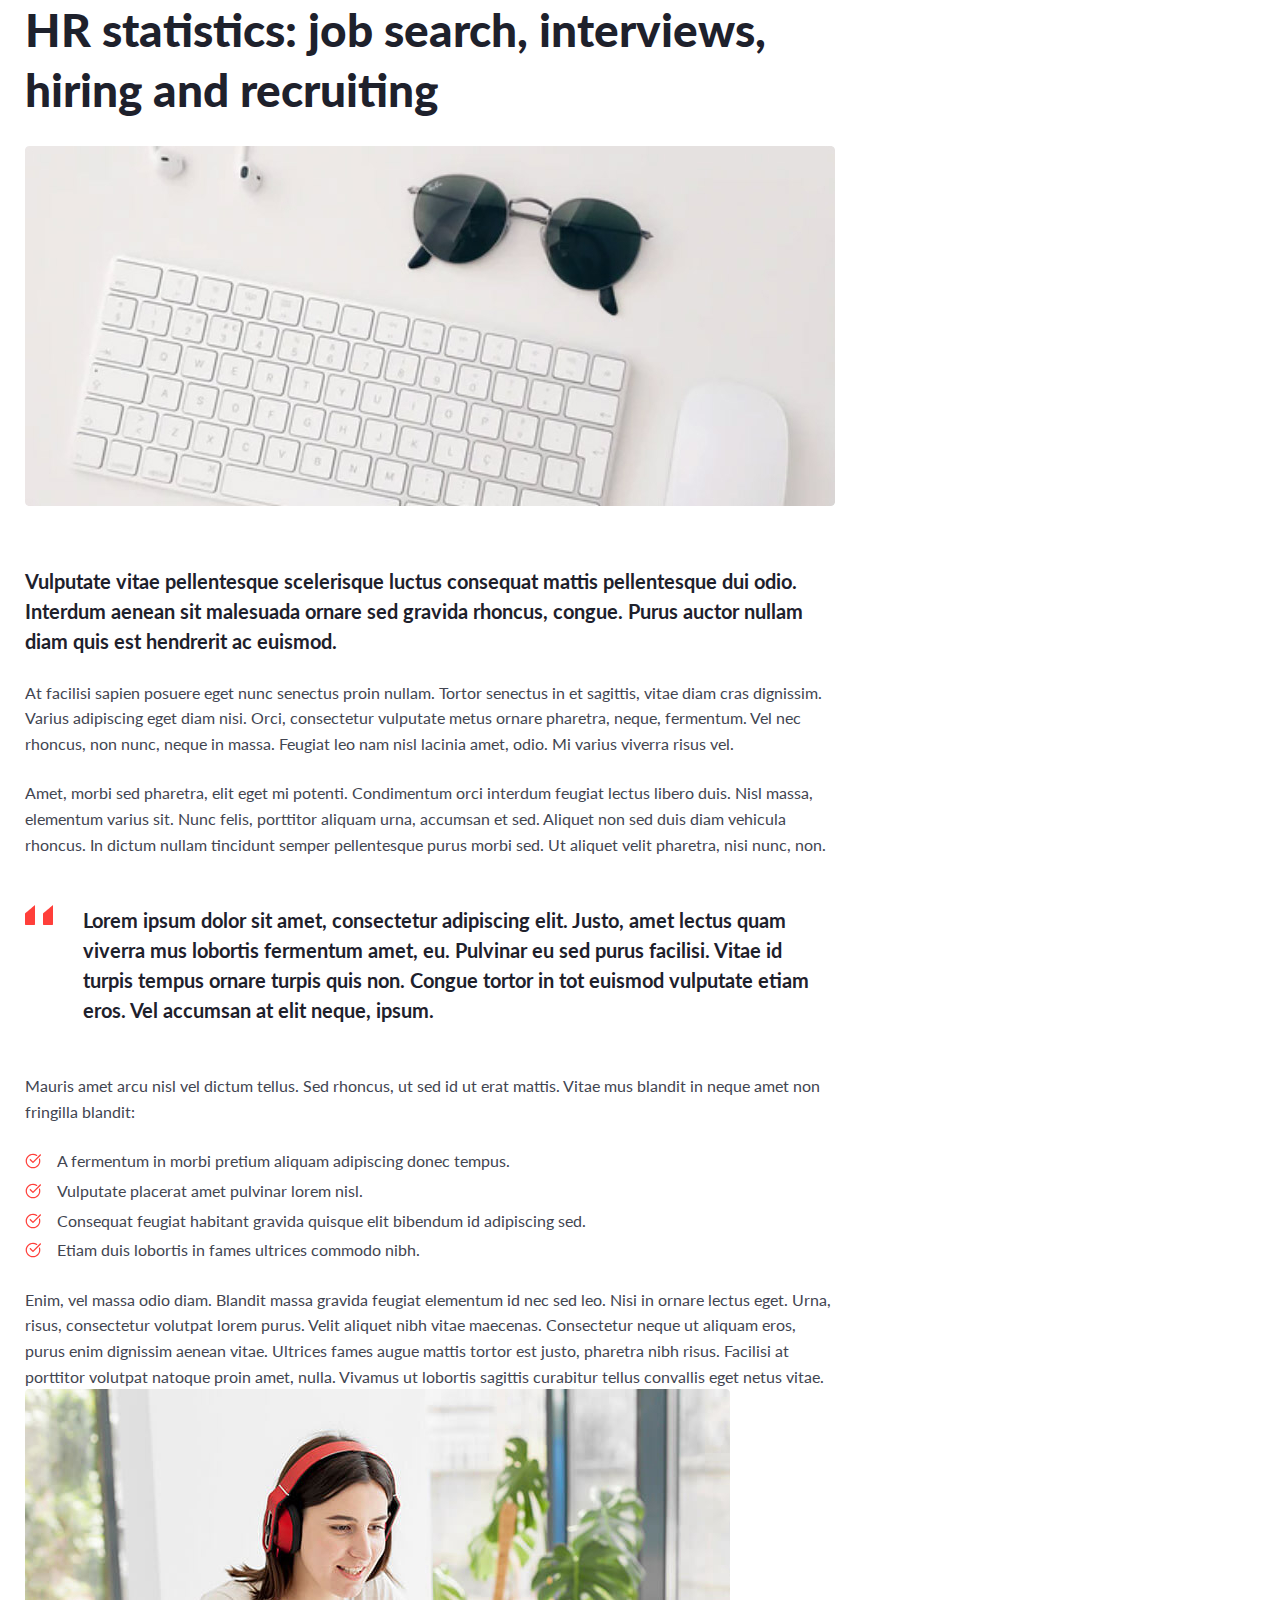
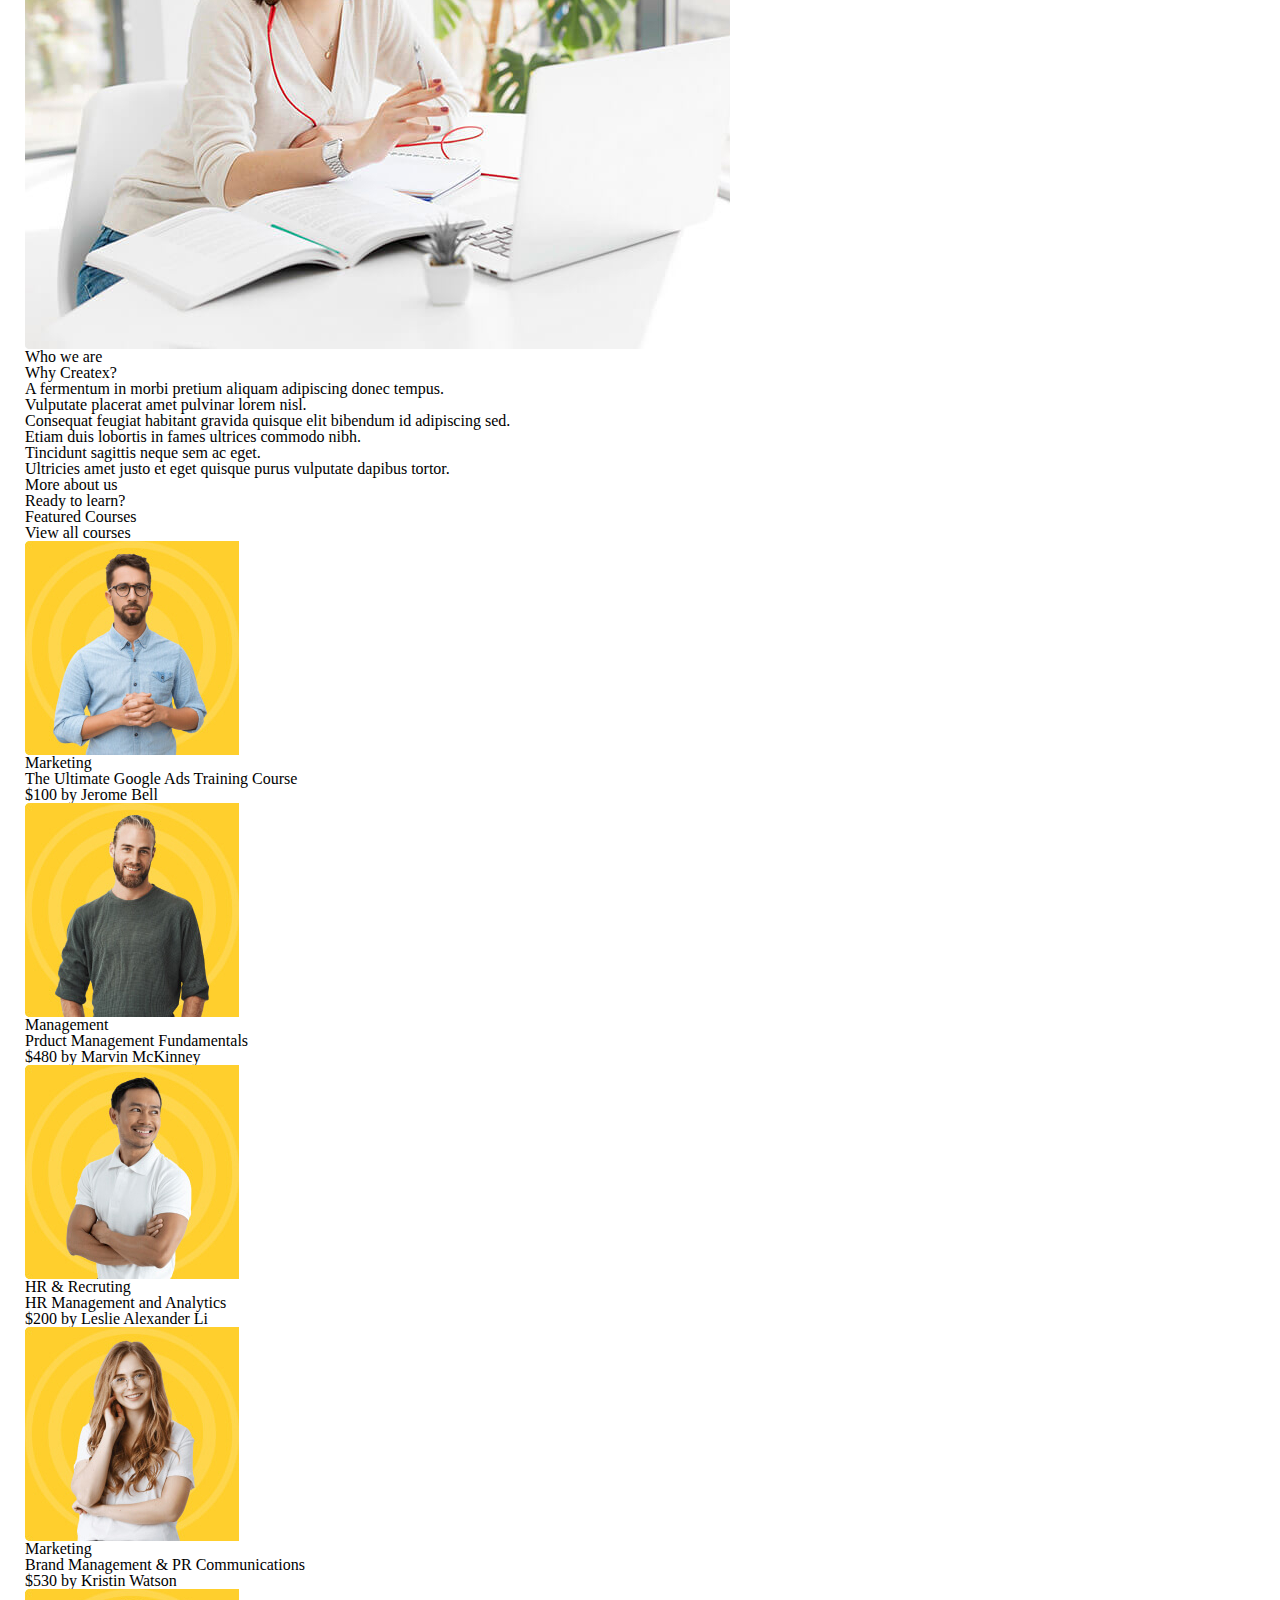
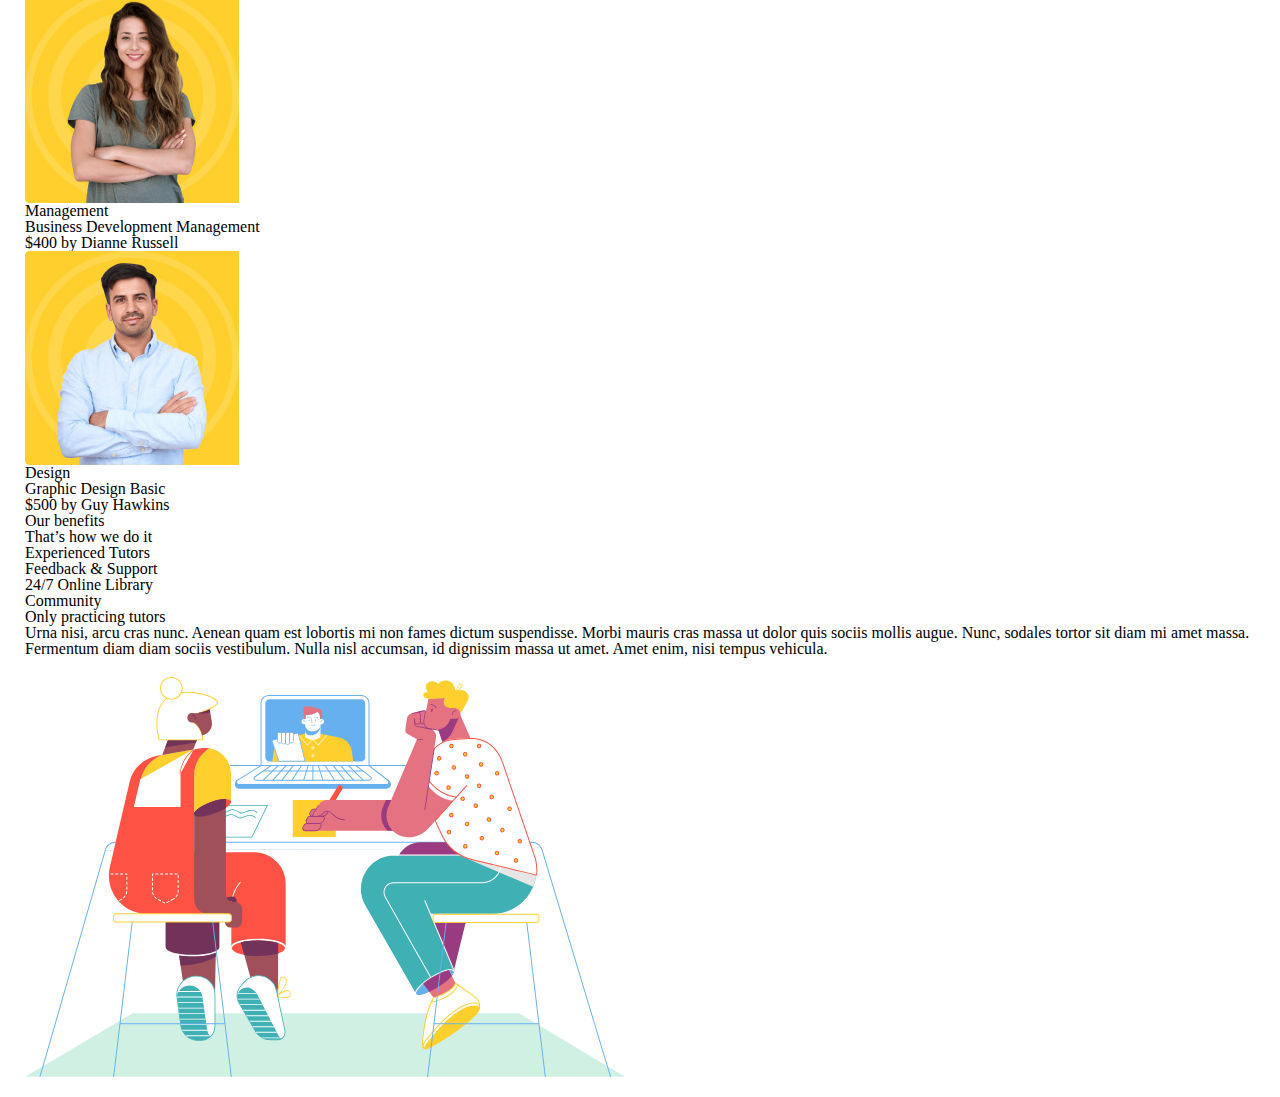
<file: lesson_10/index.html>
<!DOCTYPE html>
<html lang="en">

<head>
	<meta charset="UTF-8">
	<meta http-equiv="X-UA-Compatible" content="IE=edge">
	<meta name="viewport" content="width=device-width, initial-scale=1.0">
	<title>lesson 10</title>
	<link rel="stylesheet" href="css/reset.css">
	<link rel="stylesheet" href="css/style.css">
</head>

<body>
	<header class="header">
		<div class="header__container">

		</div>
	</header>
	<main class="main">
		<div class="main__container">
			<!-- article -->
			<div class="article">
				<h1 class="article__title main-title">
					HR statistics: job search, interviews, hiring and recruiting
				</h1>
				<div class="article__image">
					<img class="article__picture" src="img/article/article-image.jpg" alt="White keyboard on a gray background, above it sunglasses">
				</div>
				<div class="article__lead-text lead-text">
					<p class="lead-text__paragraph">Vulputate vitae pellentesque scelerisque luctus consequat mattis pellentesque dui odio. Interdum aenean sit malesuada ornare sed gravida rhoncus, congue. Purus auctor nullam diam quis est hendrerit ac euismod. </p>
				</div>
				<div class="article__text">
					<p class="article__paragraph">At facilisi sapien posuere eget nunc senectus proin nullam. Tortor senectus in et sagittis, vitae diam cras dignissim. Varius adipiscing eget diam nisi. Orci, consectetur vulputate metus ornare pharetra, neque, fermentum. Vel nec rhoncus, non nunc, neque in massa. Feugiat leo nam nisl lacinia amet, odio. Mi varius viverra risus vel.</p>
					<p class="article__paragraph">Amet, morbi sed pharetra, elit eget mi potenti. Condimentum orci interdum feugiat lectus libero duis. Nisl massa, elementum varius sit. Nunc felis, porttitor aliquam urna, accumsan et sed. Aliquet non sed duis diam vehicula rhoncus. In dictum nullam tincidunt semper pellentesque purus morbi sed. Ut aliquet velit pharetra, nisi nunc, non.</p>
					<!--Данное описание касается СSS стилей:
					Если это кто то увидит при проверке обьясню почему сделал top и bottom:
					У параграфов отступ 24pх, cверху над блоков цитаты идет блок параграф от параграфа до цитаты 48px
					Решил использовать схлопывание как бы контролируемое, хотя это наверняка костыль, если убираем блок с цитатой
					Получается аккуратный отступ в 24px	Если вставляем цитату в любое другое место,маджин у элемента выше (если он меньше) схлопывается и получается макетный отступ в 48px. Конечно это костыль, но лучше не придумал, буду рад если подскажите как обыграть данный момент! Спасибо!
					Вариант с складыванием двух параграфов в отдельный див и задаванием отступа от дива к цитате не очень, так как при переносе цитаты в любое другое место оступ от верхнего элемента до цитаты может быть разным. А по макету мне показалось вокруг цитаты должно быть всегда по 48px. Я думал о Padding но он выглядит еще большем костылем чем тот который  сделал  -->
					<blockquote class="article__blockquote">Lorem ipsum dolor sit amet, consectetur adipiscing elit. Justo, amet lectus quam viverra mus lobortis fermentum amet, eu. Pulvinar eu sed purus facilisi. Vitae id turpis tempus ornare turpis quis non. Congue tortor in tot euismod vulputate etiam eros. Vel accumsan at elit neque, ipsum.</blockquote>
					<p class="article__paragraph">Mauris amet arcu nisl vel dictum tellus. Sed rhoncus, ut sed id ut erat mattis. Vitae mus blandit in neque amet non fringilla blandit:</p>
					<ul class="article__list">
						<li class="article__item-list">A fermentum in morbi pretium aliquam adipiscing donec tempus.</li>
						<li class="article__item-list">Vulputate placerat amet pulvinar lorem nisl.</li>
						<li class="article__item-list">Consequat feugiat habitant gravida quisque elit bibendum id adipiscing sed.</li>
						<li class="article__item-list">Etiam duis lobortis in fames ultrices commodo nibh.</li>
					</ul>
					<p class="article__paragraph">Enim, vel massa odio diam. Blandit massa gravida feugiat elementum id nec sed leo. Nisi in ornare lectus eget. Urna, risus, consectetur volutpat lorem purus. Velit aliquet nibh vitae maecenas. Consectetur neque ut aliquam eros, purus enim dignissim aenean vitae. Ultrices fames augue mattis tortor est justo, pharetra nibh risus. Facilisi at porttitor volutpat natoque proin amet, nulla. Vivamus ut lobortis sagittis curabitur tellus convallis eget netus vitae.</p>
				</div>
			</div>
			<!-- CОВЕРШЕННО ДРУГАЯ СТРАНИЦА, потому использую повторно классы к которым уже применены какие то стили -->
			<!-- who we are -->
			<div class="who-we-are">
				<div class="who-we-are__image">
					<img class="who-we-are__picture" src="img/who_we_are/who-we-are-image.jpg" alt="">
				</div>
				<div class="who-we-are__content">
					<p class="who-we-are__subtitle subtitle">Who we are</p>
					<h2 class="who-we-are__title title">Why Createx?</h2>
					<ul class="who-we-are__list">
						<li class="who-we-are__item">A fermentum in morbi pretium aliquam adipiscing donec tempus.</li>
						<li class="who-we-are__item">Vulputate placerat amet pulvinar lorem nisl.</li>
						<li class="who-we-are__item">Consequat feugiat habitant gravida quisque elit bibendum id adipiscing sed.</li>
						<li class="who-we-are__item">Etiam duis lobortis in fames ultrices commodo nibh.</li>
						<li class="who-we-are__item">Tincidunt sagittis neque sem ac eget.</li>
						<li class="who-we-are__item">Ultricies amet justo et eget quisque purus vulputate dapibus tortor.</li>
					</ul>
					<a class="who-we-are__link link" href="#">More about us</a>
				</div>
			</div>
			<!-- featured courses -->
			<div class="featured-courses">
				<div class="featured-courses__header">
					<p class="featured-courses__subtitle subtitle">
						Ready to learn?
					</p>
					<h2 class="featured-courses__title title">
						Featured Courses
					</h2>
					<a class="featured-courses__link featured-courses__link--color link" href="#">View all courses</a>
				</div>
				<div class="featured-courses__list-courses">
					<div class="featured-courses__card-course card-course">
						<div class="card-course__image">
							<img class="card-course__picture" src="img/ready_to_learn/jerome-bell.jpg" alt="Photo of the leading course">
						</div>
						<div class="card-course__column">
							<div class="card-course__section">Marketing</div>
							<h3 class="card-course__title">The Ultimate Google Ads Training Course</h3>
							<span class="card-course__cost">$100</span>
							<span class="card-course__author">by Jerome Bell</span>
						</div>
					</div>
					<div class="featured-courses__card-course card-course">
						<div class="card-course__image">
							<img class="card-course__picture" src="img/ready_to_learn/marvin-mckinney.jpg" alt="Photo of the leading course">
						</div>
						<div class="card-course__column">
							<div class="card-course__section">Management</div>
							<h3 class="card-course__title">Prduct Management Fundamentals</h3>
							<span class="card-course__cost">$480</span>
							<span class="card-course__author">by Marvin McKinney</span>
						</div>
					</div>
					<div class="featured-courses__card-course card-course">
						<div class="card-course__image">
							<img class="card-course__picture" src="img/ready_to_learn/leslie-alexander-li.jpg" alt="Photo of the leading course">
						</div>
						<div class="card-course__column">
							<div class="card-course__section">HR & Recruting</div>
							<h3 class="card-course__title">HR Management and Analytics</h3>
							<span class="card-course__cost">$200</span>
							<span class="card-course__author">by Leslie Alexander Li</span>
						</div>
					</div>
					<div class="featured-courses__card-course card-course">
						<div class="card-course__image">
							<img class="card-course__picture" src="img/ready_to_learn/kristin-watson.jpg" alt="Photo of the leading course">
						</div>
						<div class="card-course__column">
							<div class="card-course__section">Marketing</div>
							<h3 class="card-course__title">Brand Management & PR Communications</h3>
							<span class="card-course__cost">$530</span>
							<span class="card-course__author">by Kristin Watson</span>
						</div>
					</div>
					<div class="featured-courses__card-course card-course">
						<div class="card-course__image">
							<img class="card-course__picture" src="img/ready_to_learn/dianne-russell.jpg" alt="Photo of the leading course">
						</div>
						<div class="card-course__column">
							<div class="card-course__section">Management</div>
							<h3 class="card-course__title">Business Development Management</h3>
							<span class="card-course__cost">$400</span>
							<span class="card-course__author">by Dianne Russell</span>
						</div>
					</div>
					<div class="featured-courses__card-course card-course">
						<div class="card-course__image">
							<img class="card-course__picture" src="img/ready_to_learn/guy-hawkins.jpg" alt="Photo of the leading course">
						</div>
						<div class="card-course__column">
							<div class="card-course__section">Design</div>
							<h3 class="card-course__title">Graphic Design Basic</h3>
							<span class="card-course__cost">$500</span>
							<span class="card-course__author">by Guy Hawkins</span>
						</div>
					</div>
				</div>

			</div>
			<!-- our benefits -->
			<div class="our-benefits">
				<div class="our-benefits__header">
					<p class="our-benefits__subtitle subtitle">Our benefits</p>
					<h2 class="our-benefits__title title">That’s how we do it</h2>
				</div>
				<div class="our-benefits__row">
					<ul class="our-benefits__list-row row-list">
						<li class="row-list__item">Experienced Tutors</li>
						<li class="row-list__item">Feedback & Support</li>
						<li class="row-list__item">24/7 Online Library</li>
						<li class="row-list__item">Community</li>
					</ul>
				</div>
				<div class="our-benefits__content">
					<div class="our-benefits__desc">
						<h2 class="our-benefits__title">Only practicing tutors</h2>
						<p class="our-benefits__text">Urna nisi, arcu cras nunc. Aenean quam est lobortis mi non fames dictum suspendisse. Morbi mauris cras massa ut dolor quis sociis mollis augue. Nunc, sodales tortor sit diam mi amet massa. Fermentum diam diam sociis vestibulum. Nulla nisl accumsan, id dignissim massa ut amet. Amet enim, nisi tempus vehicula.</p>
					</div>
					<div class="our-benefits__image">
						<img class="our-benefits__picture" src="img/our_benefits/our_benefits.svg" alt="">
					</div>
				</div>
			</div>
		</div>
	</main>
	<footer class="footer">
		<div class="footer__container">

		</div>
	</footer>
</body>

</html>
</file>
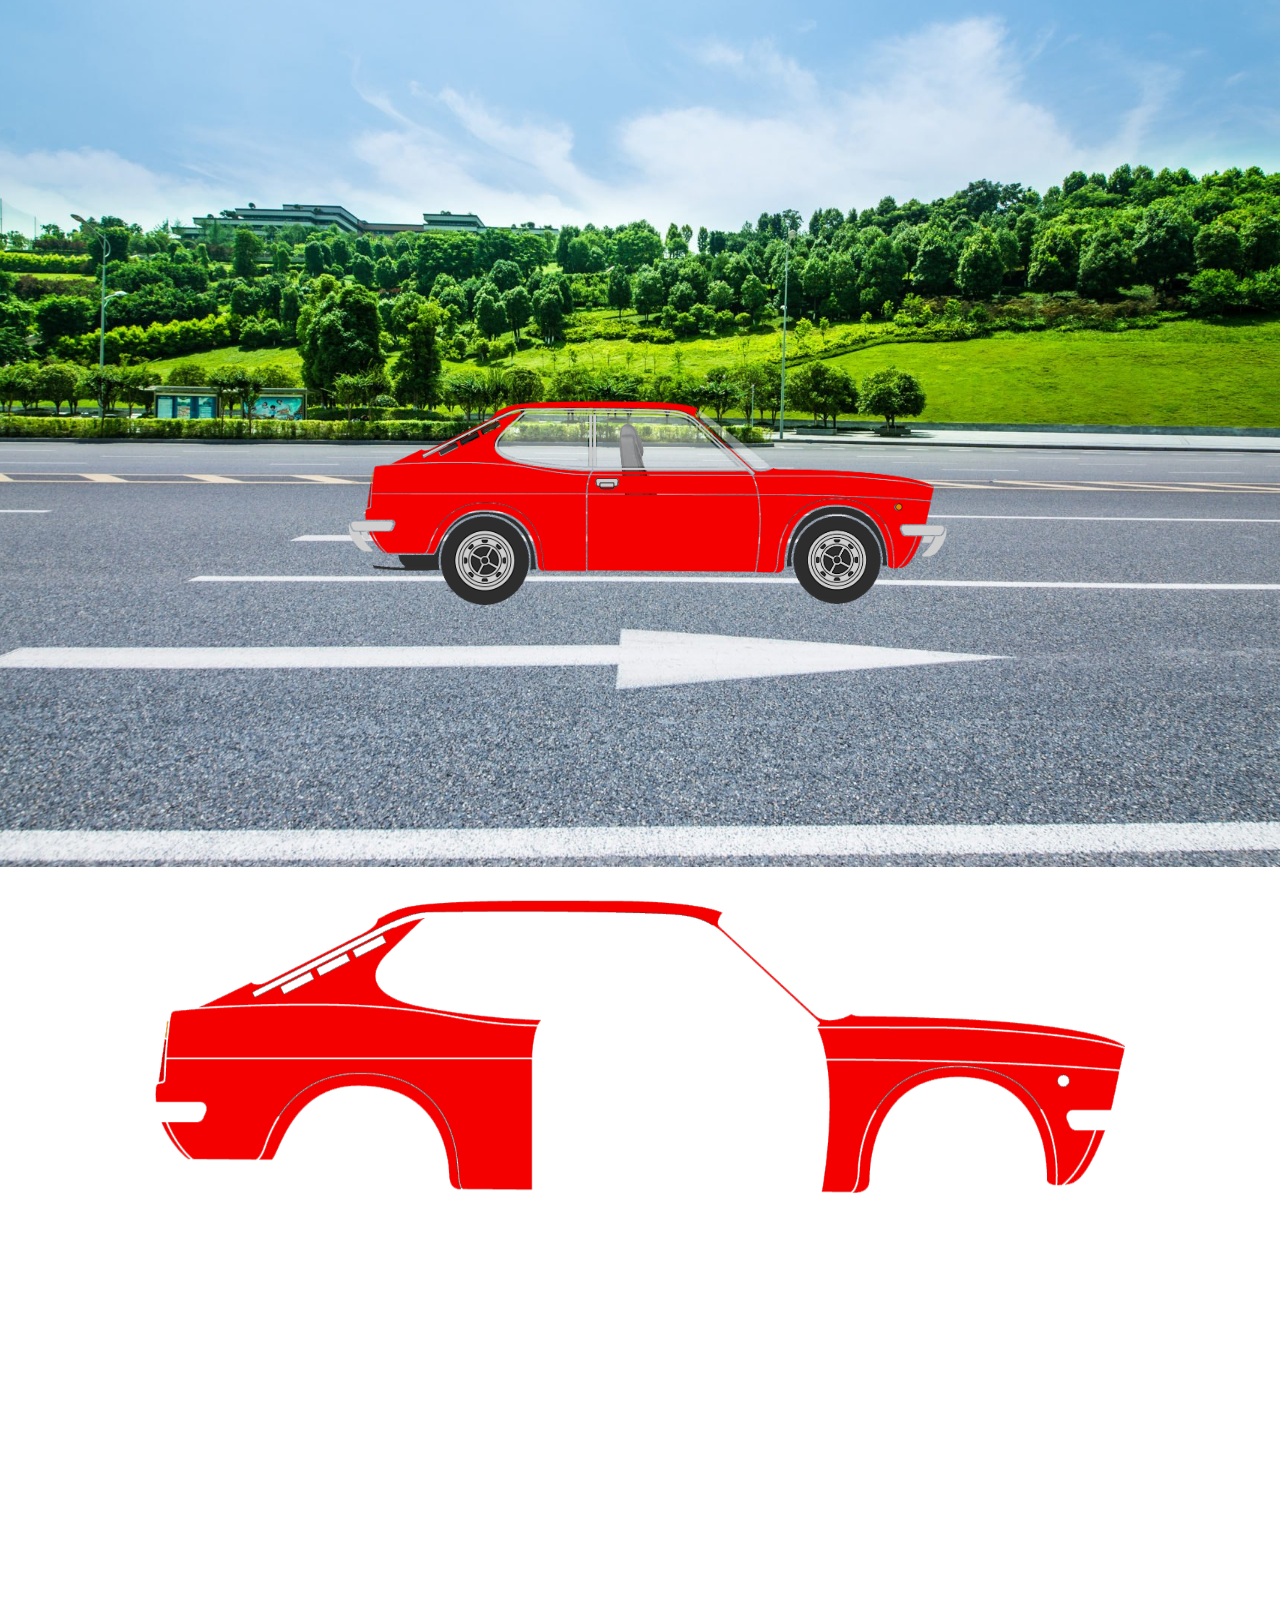
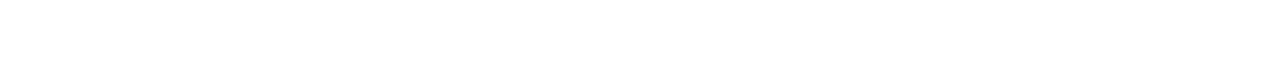
<file: lesson_11/index.html>
<!DOCTYPE html>
<html lang="ru">

<head>
	<meta charset="UTF-8">
	<meta http-equiv="X-UA-Compatible" content="IE=edge">
	<meta name="viewport" content="width=device-width, initial-scale=1.0">
	<title>lesson 11</title>
	<link rel="stylesheet" href="css/reset.css">
	<link rel="stylesheet" href="css/style.css">
</head>

<body>
	<div class="wrapper">
		<header class="header"></header>
		<main class="main">
			<div class="main__container">
				<div class="car-wrapper">
					<div class="car-wrapper__car car">
						<div class="car__body">
							<img class="car__picture-body" src="img/body.png" alt="кузов">
						</div>
						<div class="car__wheel">
							<img class="car__picture-wheel" src="img/wheel.png" alt="колесо">
						</div>
						<div class="car__wheel-rear">
							<img class="car__picture-wheel-rear" src="img/wheel-rear.png" alt="заднее колесо">
						</div>
						<div class="car__bumper">
							<img class="car__picture-bumper" src="img/bumper.png" alt="бампер">
						</div>
						<div class="car__bumper-rear">
							<img class="car__picture-bumper-rear" src="img/bumper-rear.png" alt="бампер задний">
						</div>
						<div class="car__air-duct">
							<img class="car__picture-air-duct" src="img/air-duct.png" alt="воздухозаборник">
						</div>
						<div class="car__door-handle">
							<img class="car__picture-door-handle" src="img/door-handle.png" alt="ручка двери">
						</div>
						<div class="car__door">
							<img class="car__picture-door" src="img/door.png" alt="дверь">
						</div>
						<div class="car__lantern">
							<img class="car__picture-lantern" src="img/lantern.png" alt="фонарь">
						</div>
						<div class="car__molding">
							<img class="car__picture-molding" src="img/molding.png" alt="молдинг">
						</div>
						<div class="car__glass">
							<img class="car__picture-glass" src="img/glass.png" alt="стекло">
						</div>
						<div class="car__chair">
							<img class="car__picture-chair" src="img/chair.png" alt="кресло">
						</div>
						<a href="#car-stiky" class="car__button button">
							<div class="button__image">
								<img class="button__picture" src="img/arrow.png" alt="стрелка">
							</div>
						</a>
					</div>
				</div>
				<div id="car-stiky" class="car-stiky">
					<div class="car-stiky__wrapper">
						<div class="car-stiky__body">
							<img class="car-stiky__picture-body" src="img/body.png" alt="кузов">
						</div>
						<div class="car-stiky__wheel">
							<img class="car-stiky__picture-wheel" src="img/wheel.png" alt="колесо">
						</div>
						<div class="car-stiky__wheel-rear">
							<img class="car-stiky__picture-wheel-rear" src="img/wheel-rear.png" alt="заднее колесо">
						</div>
						<div class="car-stiky__bumper">
							<img class="car-stiky__picture-bumper" src="img/bumper.png" alt="бампер">
						</div>
						<div class="car-stiky__bumper-rear">
							<img class="car-stiky__picture-bumper-rear" src="img/bumper-rear.png" alt="бампер задний">
						</div>
						<div class="car-stiky__air-duct">
							<img class="car-stiky__picture-air-duct" src="img/air-duct.png" alt="воздухозаборник">
						</div>
						<div class="car-stiky__door-handle">
							<img class="car-stiky__picture-door-handle" src="img/door-handle.png" alt="ручка двери">
						</div>
						<div class="car-stiky__door">
							<img class="car-stiky__picture-door" src="img/door.png" alt="дверь">
						</div>
						<div class="car-stiky__lantern">
							<img class="car-stiky__picture-lantern" src="img/lantern.png" alt="фонарь">
						</div>
						<div class="car-stiky__molding">
							<img class="car-stiky__picture-molding" src="img/molding.png" alt="молдинг">
						</div>
						<div class="car-stiky__glass">
							<img class="car-stiky__picture-glass" src="img/glass.png" alt="стекло">
						</div>
						<div class="car-stiky__chair">
							<img class="car-stiky__picture-chair" src="img/chair.png" alt="кресло">
						</div>
						<p class="car-stiky__description">
							В процессе создания понял что с помощью stiky не получиться я не смогу реализовать сборку автомобиля..
							Потому просто оставлю это здесь как неудавшийся эксперемент..
						</p>
					</div>
				</div>
			</div>
		</main>
		<footer class="footer"></footer>

	</div>
</body>

</html>
</file>
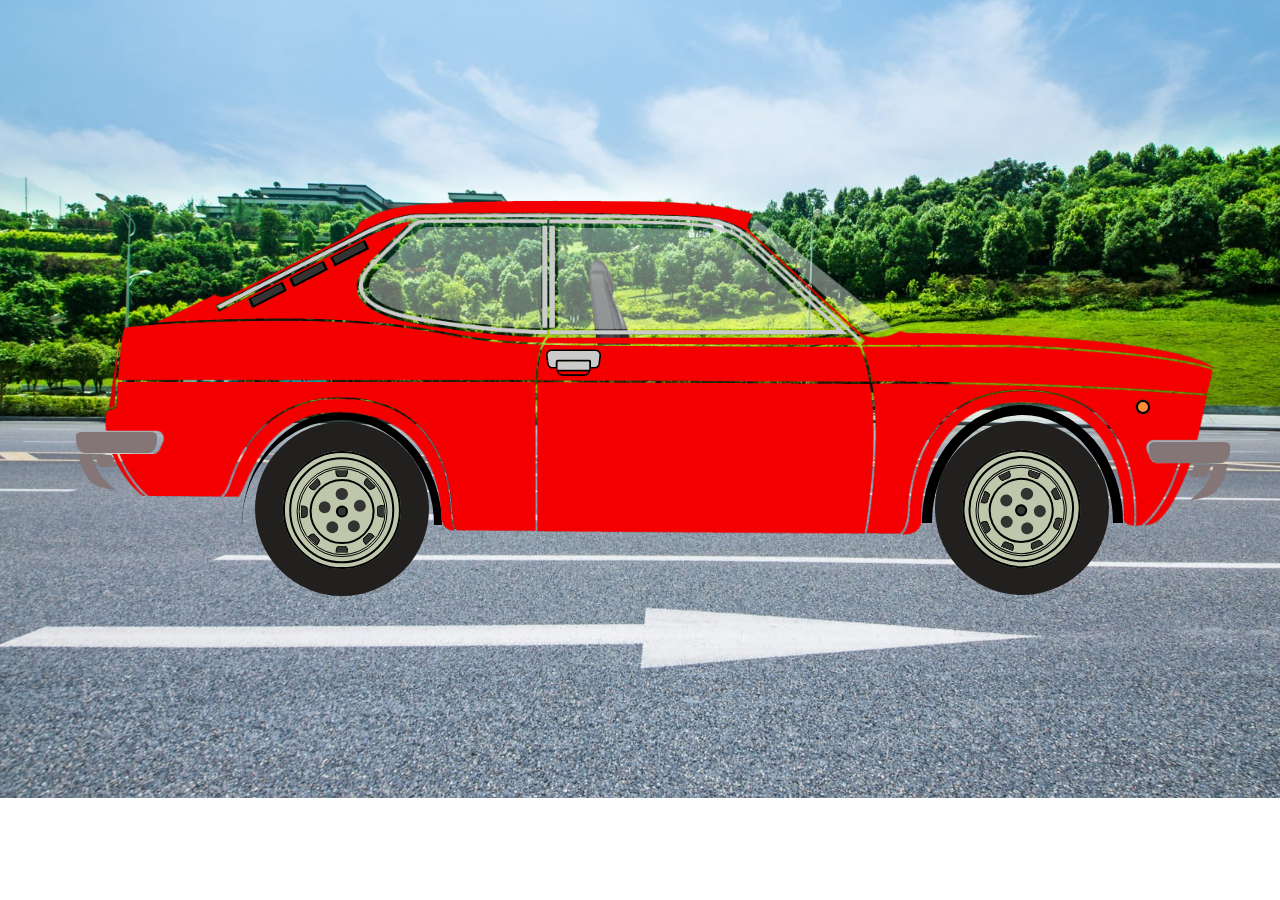
<file: lesson_12/index.html>
<!DOCTYPE html>
<html lang="ru">

<head>
	<meta charset="UTF-8">
	<meta http-equiv="X-UA-Compatible" content="IE=edge">
	<meta name="viewport" content="width=device-width, initial-scale=1.0">
	<title>lesson 12</title>
	<link rel="stylesheet" href="css/reset.css">
	<link rel="stylesheet" href="css/style.css">
</head>

<body>
	<div class="wrapper">
		<header class="header"></header>
		<main class="main">
			<div class="main__container">
				<div class="car">
					<div class="car__wheel wheel">
						<div class="wheel__tire">
						</div>
						<div class="wheel__rim">
							<div class="wheel__rim-external rim"></div>
							<div class="wheel__rim-second rim"></div>
							<div class="wheel__rim-third rim"></div>
							<div class="wheel__rim-internal rim"></div>
							<div class="wheel__rim-center rim"></div>
						</div>
						<div class="wheel__disk">
							<div class="wheel__disk-1 disk"></div>
							<div class="wheel__disk-2 disk"></div>
							<div class="wheel__disk-3 disk"></div>
							<div class="wheel__disk-4 disk"></div>
							<div class="wheel__disk-5 disk"></div>
							<div class="wheel__disk-6 disk"></div>
							<div class="wheel__disk-7 disk"></div>
							<div class="wheel__disk-8 disk"></div>
						</div>
						<div class="wheel__disk-internal">
						</div>
					</div>
					<div class="car__wheel-rear wheel">
						<div class="wheel__tire">
						</div>
						<div class="wheel__rim">
							<div class="wheel__rim-external rim"></div>
							<div class="wheel__rim-second rim"></div>
							<div class="wheel__rim-third rim"></div>
							<div class="wheel__rim-internal rim"></div>
							<div class="wheel__rim-center rim"></div>
						</div>
						<div class="wheel__disk">
							<div class="wheel__disk-1 disk"></div>
							<div class="wheel__disk-2 disk"></div>
							<div class="wheel__disk-3 disk"></div>
							<div class="wheel__disk-4 disk"></div>
							<div class="wheel__disk-5 disk"></div>
							<div class="wheel__disk-6 disk"></div>
							<div class="wheel__disk-7 disk"></div>
							<div class="wheel__disk-8 disk"></div>
						</div>
						<div class="wheel__disk-internal">
						</div>
					</div>
					<div class="car__wheel-rear-shadow"></div>
					<div class="car__wheel-shadow"></div>
					<div class="car__lantern lantern"></div>
					<div class="car__air air">
						<div class="air__item"></div>
						<div class="air__item"></div>
						<div class="air__item"></div>
					</div>
					<div class="car__bumper bumper">
					</div>
					<div class="car__bumper-rear bumper">
					</div>
					<div class="car__body body">
						<img src="img/body.png" alt="кузов">
					</div>
					<div class="car__chair">
						<img src="img/chair.png" alt="">
					</div>
					<div class="car__door">
						<img src="img/door.png" alt="дверь">
					</div>
					<div class="car__molding">
						<img src="img/molding.png" alt="молдинг">
					</div>
					<div class="car__glass glass">
						<img src="img/glass.png" alt="">
					</div>
					<div class="car__door-handle handle">
						<img src="img/door-handle.png" alt="ручка">
					</div>
				</div>
			</div>
		</main>
		<footer class="footer"></footer>

	</div>
</body>

</html>
</file>
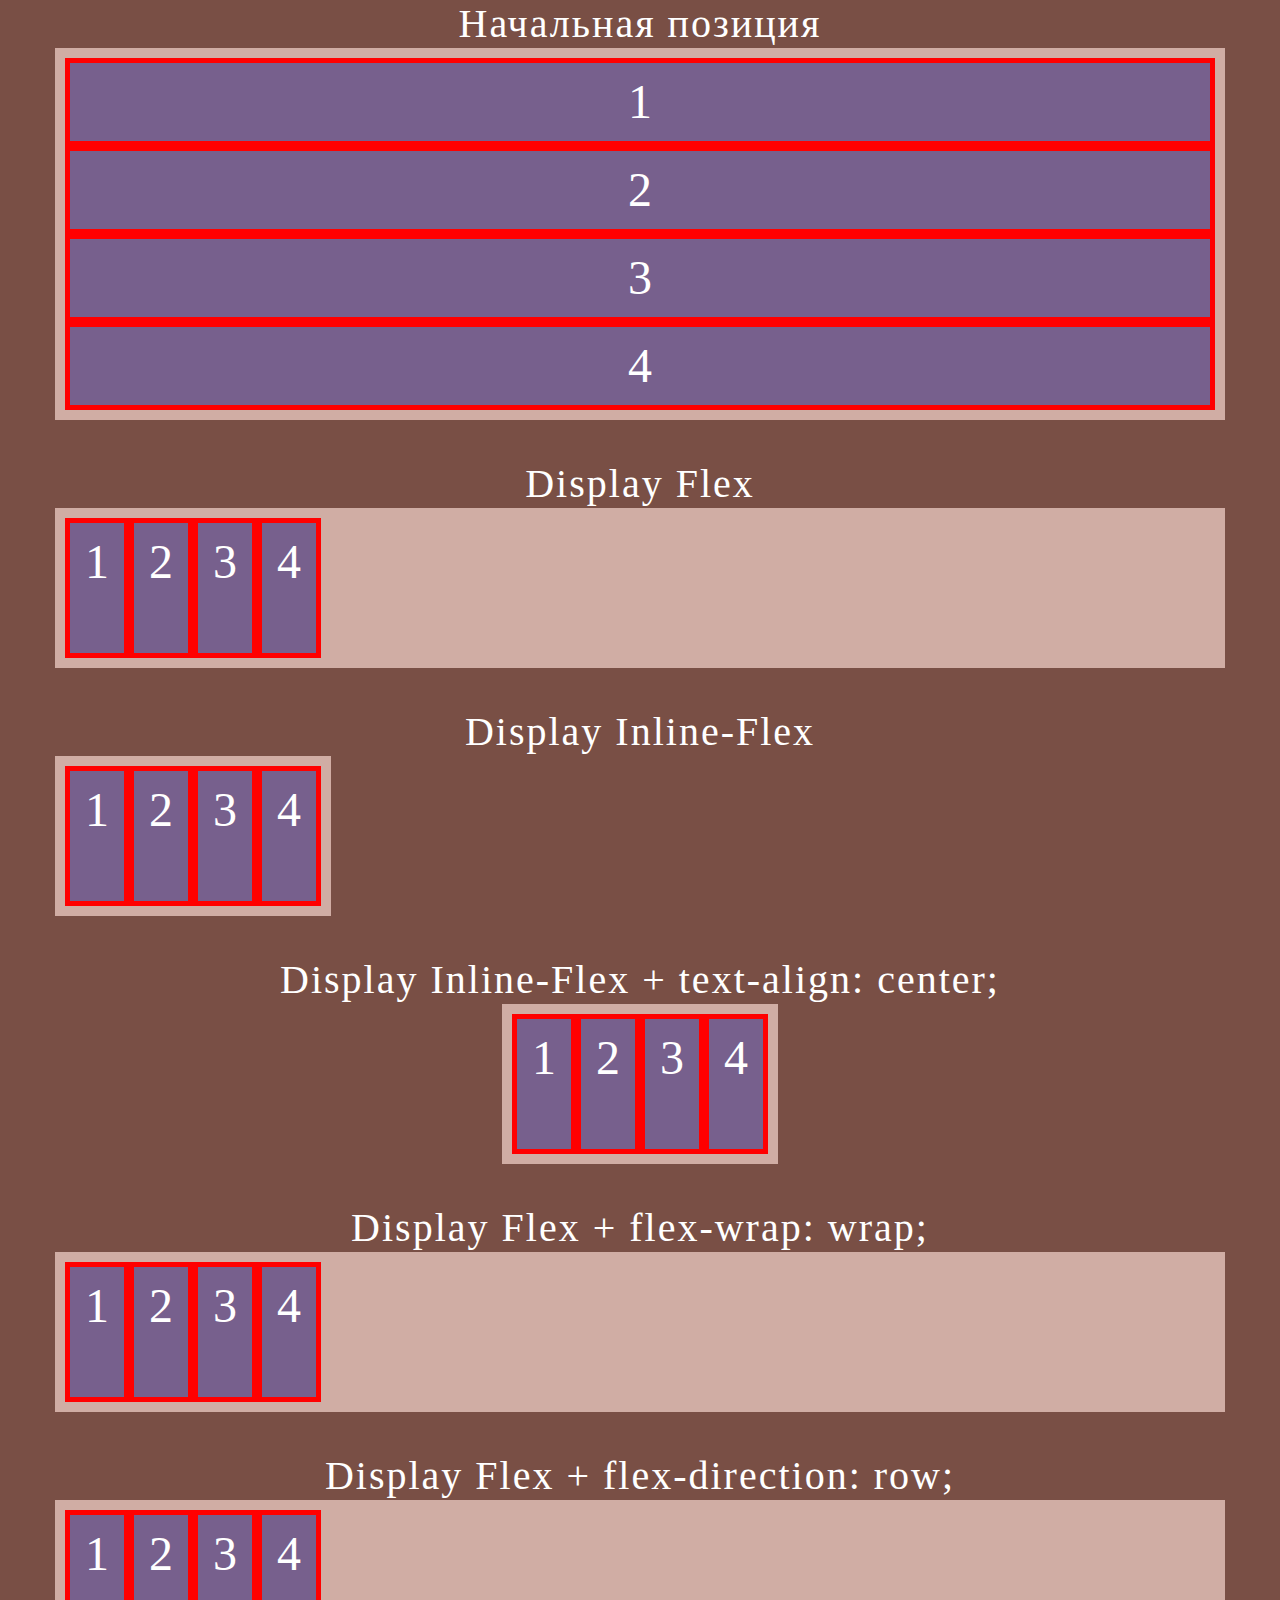
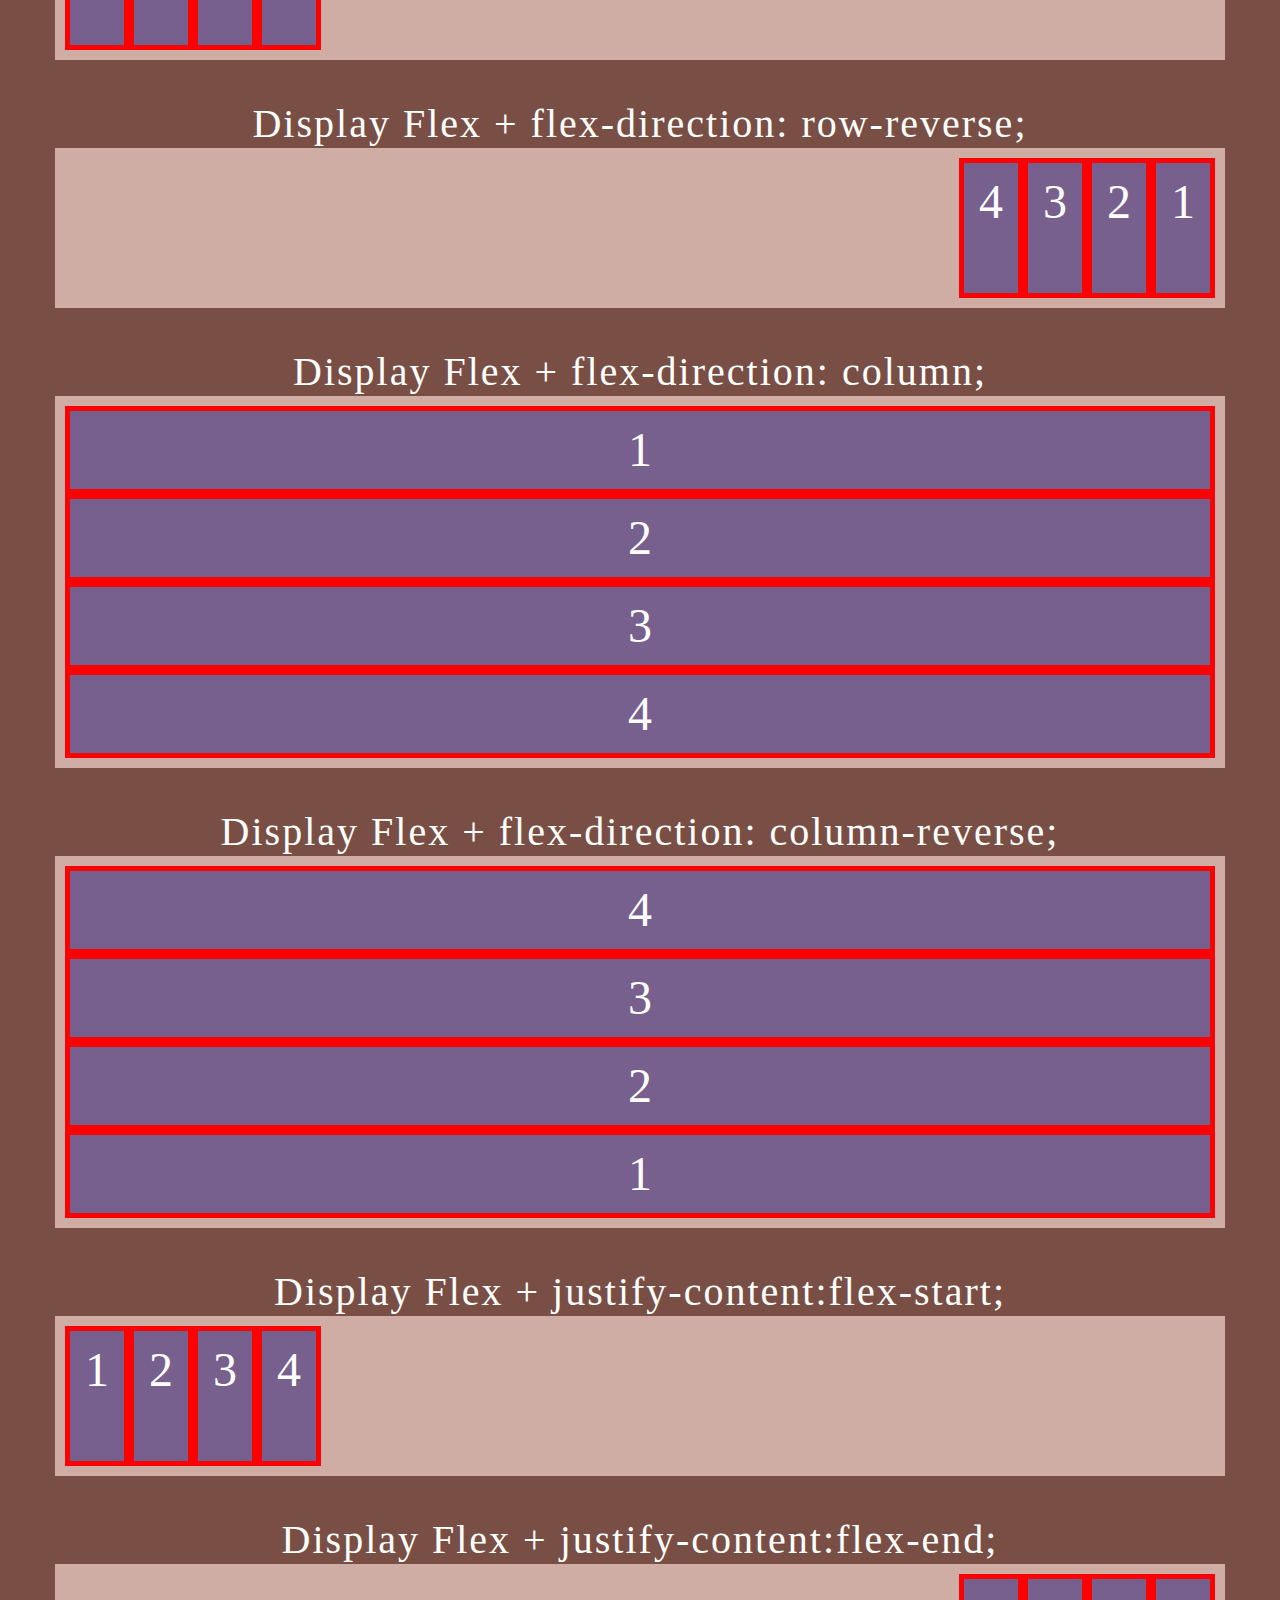
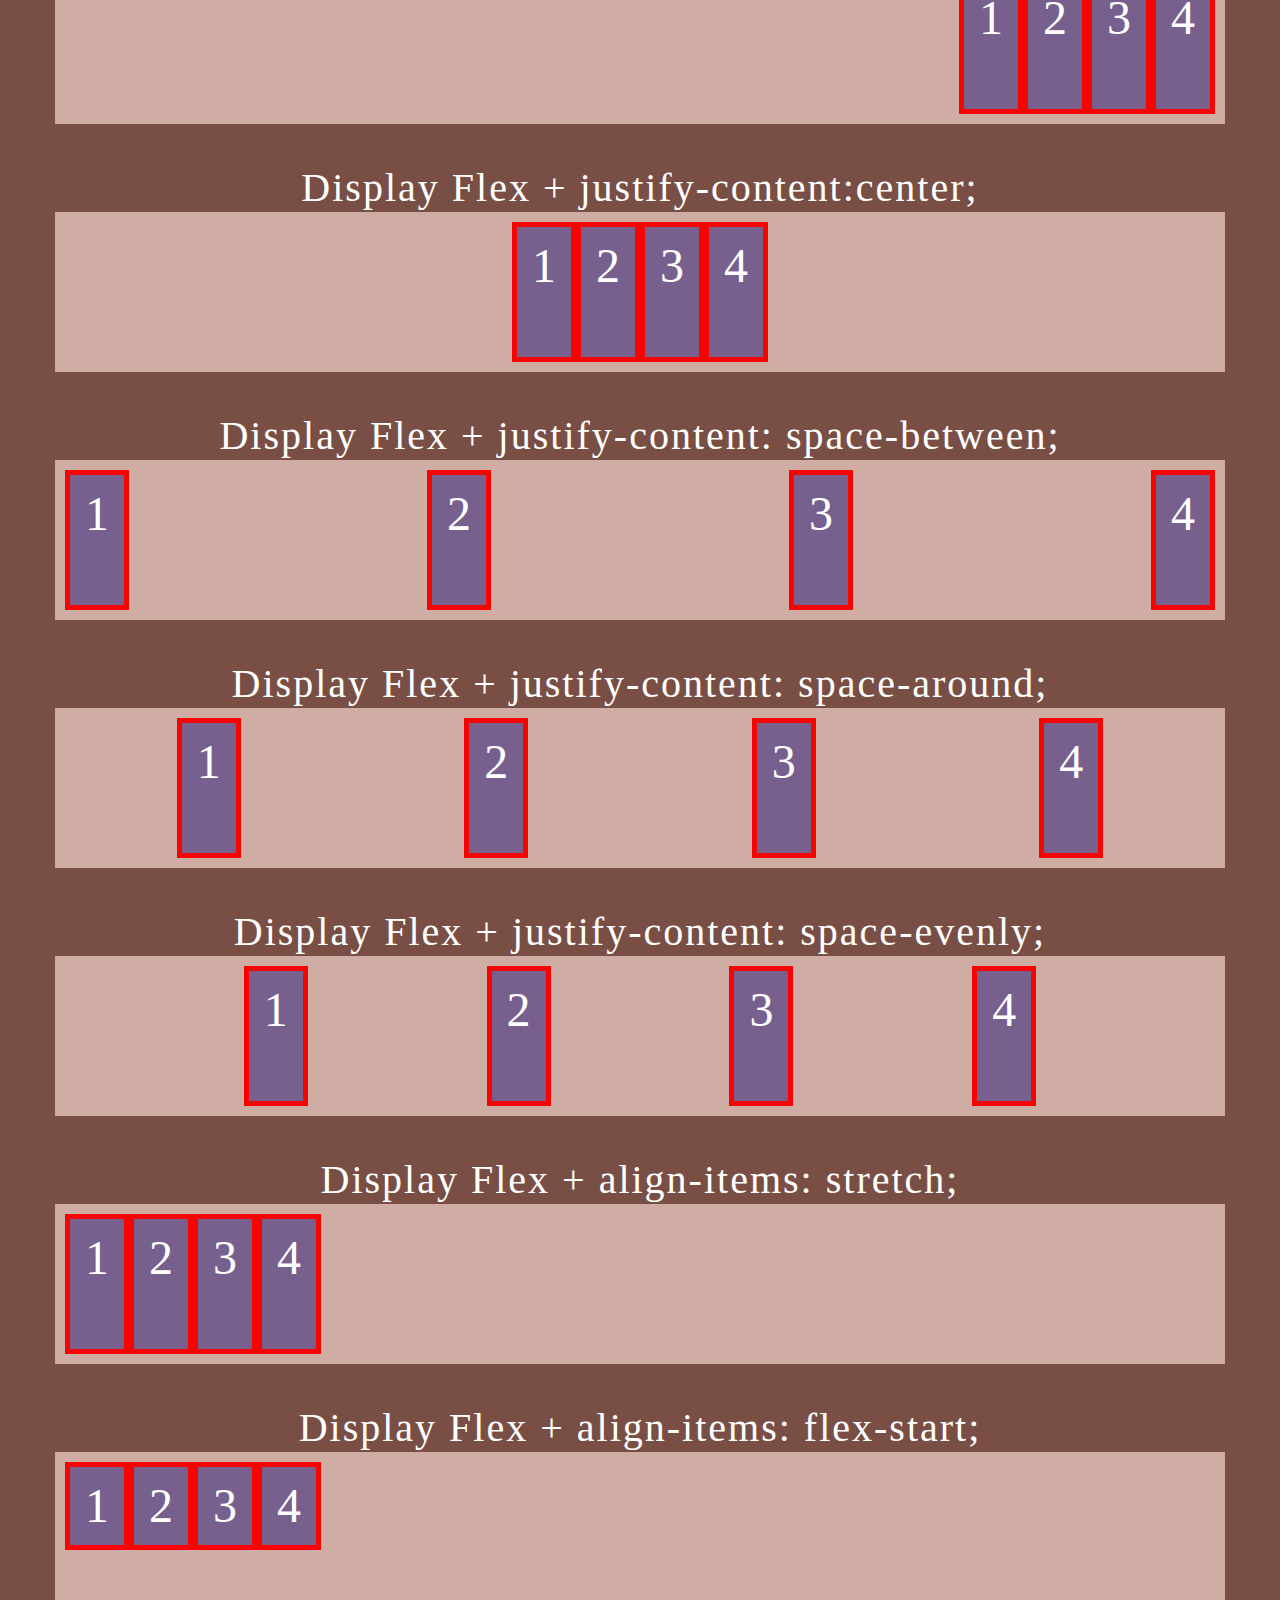
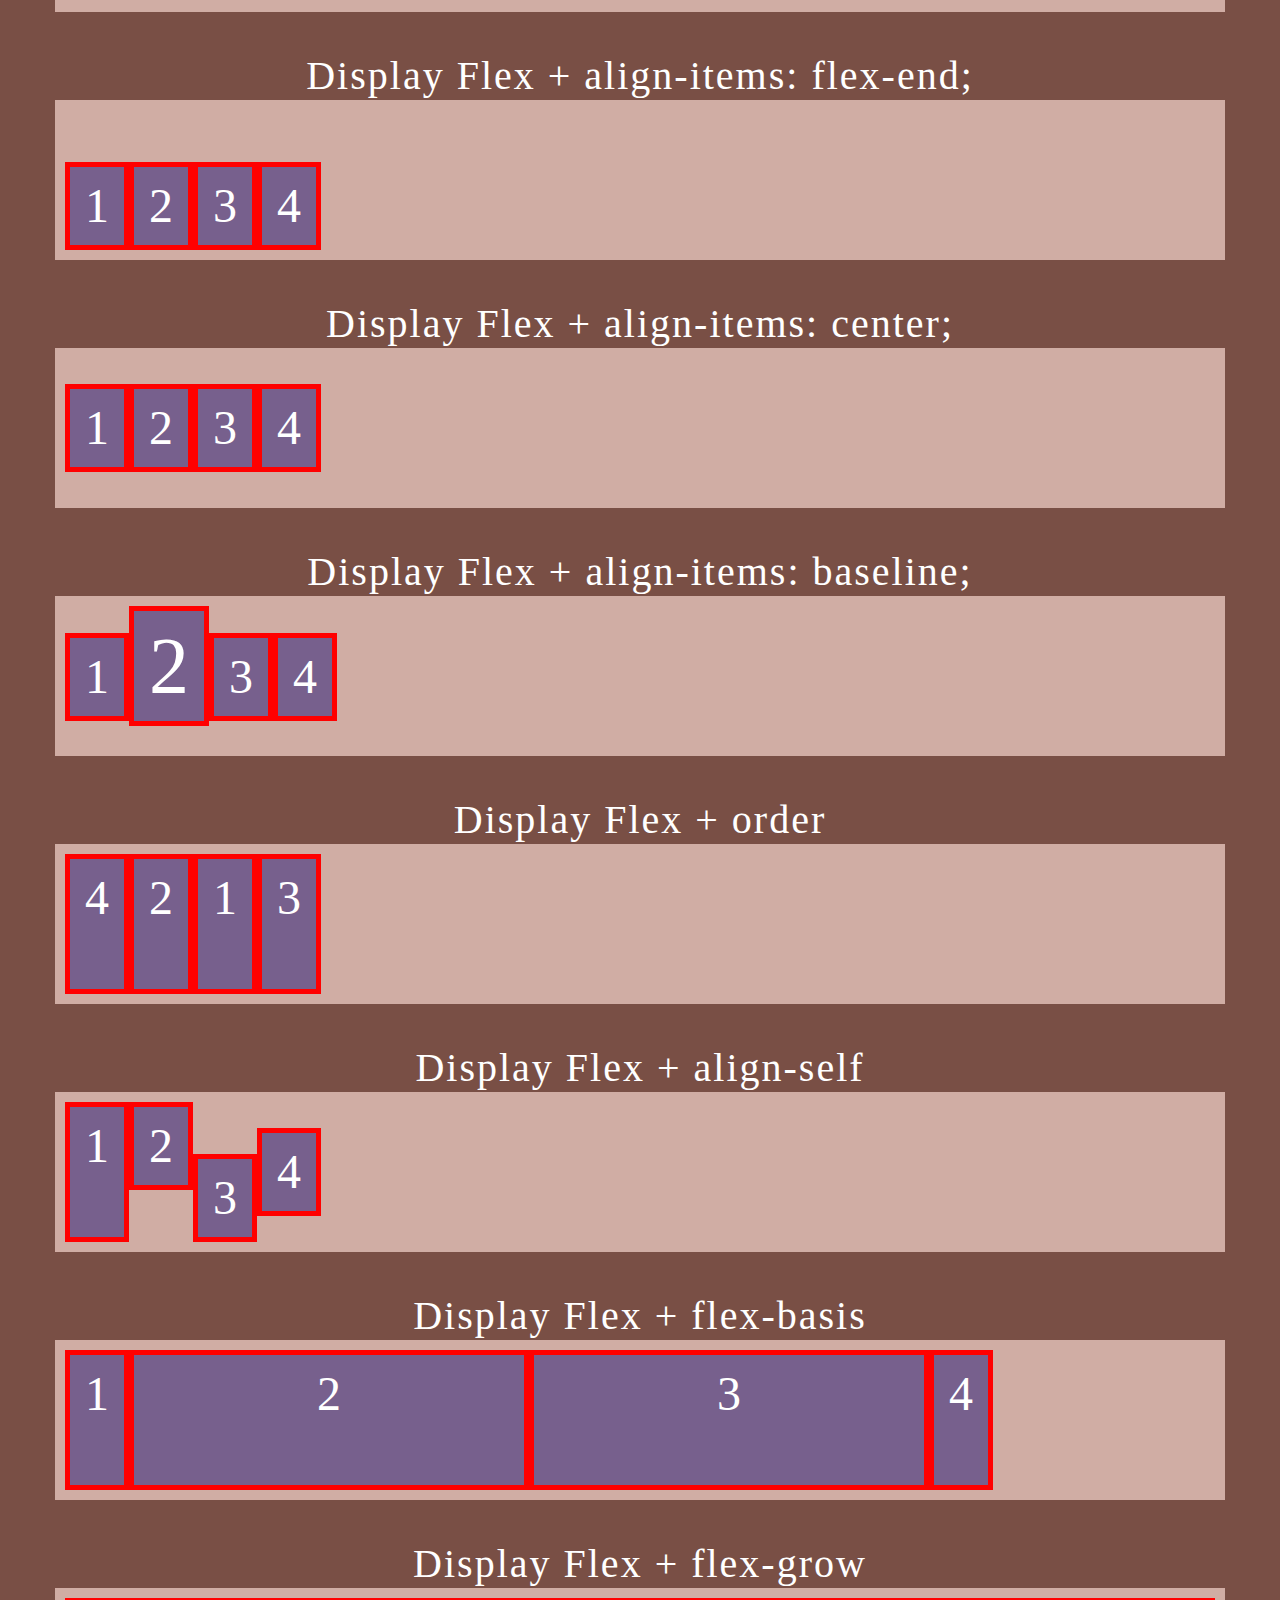
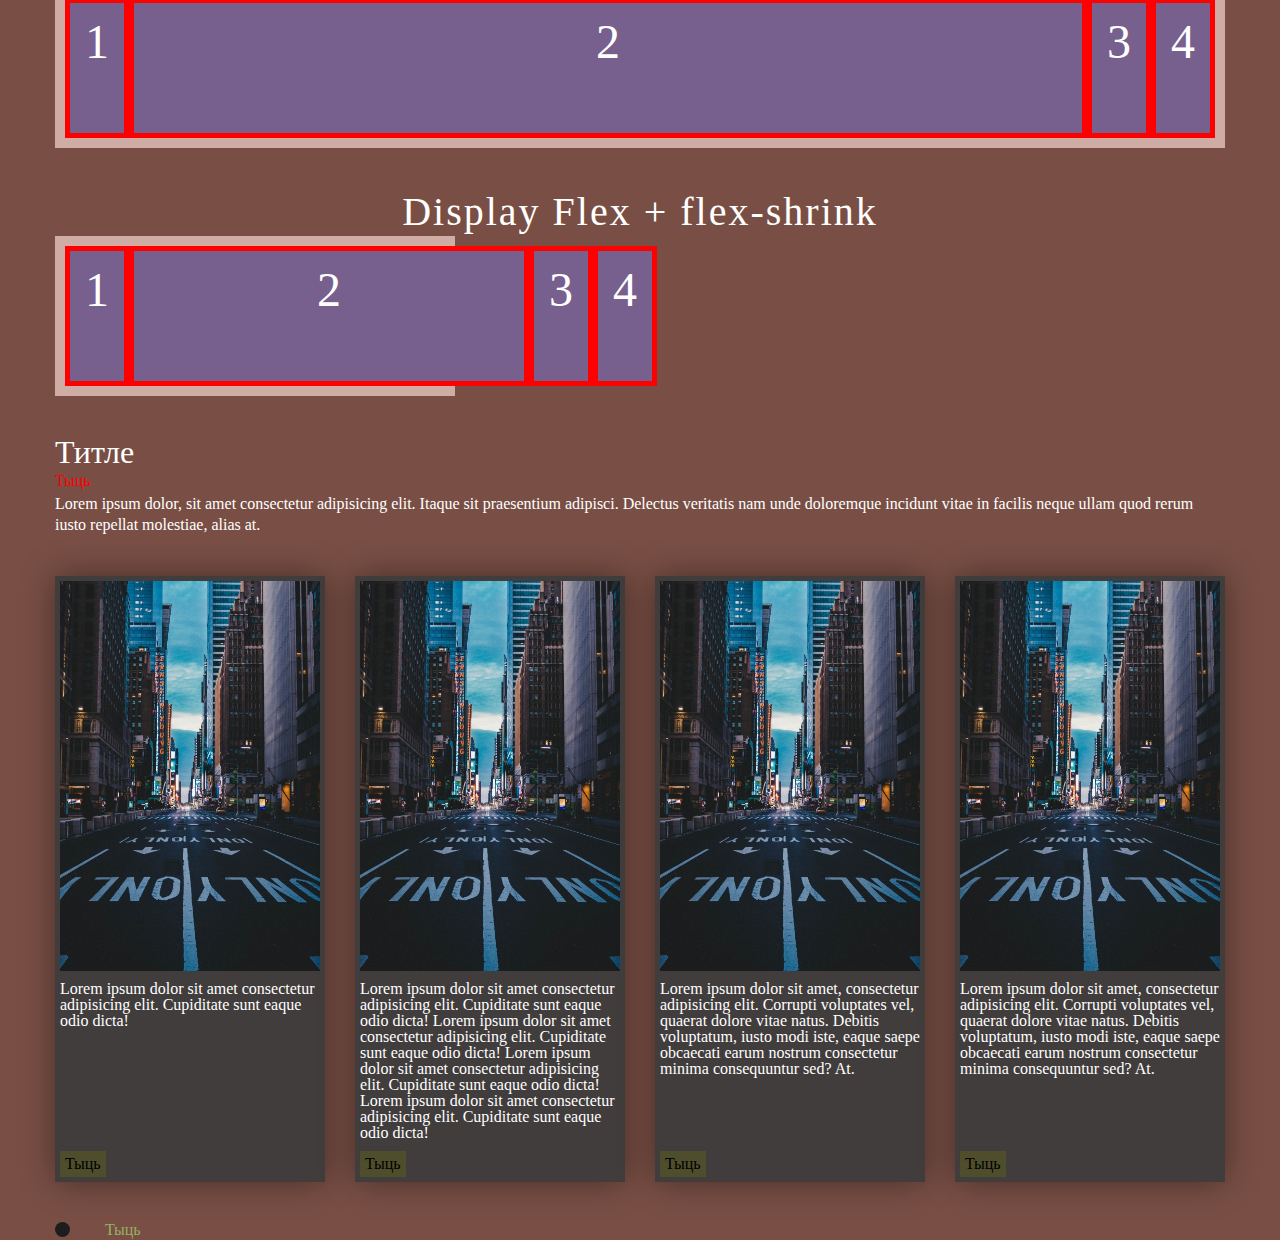
<file: lesson_14/index.html>
<!DOCTYPE html>
<html lang="ru">

<head>
	<meta charset="UTF-8">
	<meta http-equiv="X-UA-Compatible" content="IE=edge">
	<meta name="viewport" content="width=device-width, initial-scale=1.0">
	<title>lesson 14</title>
	<link rel="stylesheet" href="css/reset.css">
	<link rel="stylesheet" href="css/style.css">
</head>

<body>
	<div class="wrapper">
		<header class="header"></header>
		<main class="main">
			<div class="main__container">
				<div class="example">
					<h2 class="example__title">Начальная позиция</h2>
					<div class="block block--height">
						<div class="block__item">1</div>
						<div class="block__item">2</div>
						<div class="block__item">3</div>
						<div class="block__item">4</div>
					</div>
				</div>
				<div class="example">
					<h2 class="example__title">Display Flex</h2>
					<div class="block block--flex">
						<div class="block__item">1</div>
						<div class="block__item">2</div>
						<div class="block__item">3</div>
						<div class="block__item">4</div>
					</div>
				</div>
				<div class="example">
					<h2 class="example__title">Display Inline-Flex</h2>
					<div class="block block--inline-flex">
						<div class="block__item">1</div>
						<div class="block__item">2</div>
						<div class="block__item">3</div>
						<div class="block__item">4</div>
					</div>
				</div>
				<div class="example example--center">
					<h2 class="example__title">Display Inline-Flex + text-align: center;</h2>
					<div class="block block--inline-flex">
						<div class="block__item">1</div>
						<div class="block__item">2</div>
						<div class="block__item">3</div>
						<div class="block__item">4</div>
					</div>
				</div>
				<div class="example">
					<h2 class="example__title">Display Flex + flex-wrap: wrap;</h2>
					<div class="block block--flex block--wrap">
						<div class="block__item">1</div>
						<div class="block__item">2</div>
						<div class="block__item">3</div>
						<div class="block__item">4</div>
					</div>
				</div>
				<div class="example">
					<h2 class="example__title">Display Flex + flex-direction: row;</h2>
					<div class="block block--flex block--wrap block--row">
						<div class="block__item">1</div>
						<div class="block__item">2</div>
						<div class="block__item">3</div>
						<div class="block__item">4</div>
					</div>
				</div>
				<div class="example">
					<h2 class="example__title">Display Flex + flex-direction: row-reverse;</h2>
					<div class="block block--flex block--wrap block--row-reverse">
						<div class="block__item">1</div>
						<div class="block__item">2</div>
						<div class="block__item">3</div>
						<div class="block__item">4</div>
					</div>
				</div>
				<div class="example">
					<h2 class="example__title">Display Flex + flex-direction: column;</h2>
					<div class="block block--flex block--wrap block--column block--height">
						<div class="block__item">1</div>
						<div class="block__item">2</div>
						<div class="block__item">3</div>
						<div class="block__item">4</div>
					</div>
				</div>
				<div class="example">
					<h2 class="example__title">Display Flex + flex-direction: column-reverse;</h2>
					<div class="block block--flex block--wrap block--column-reverse block--height">
						<div class="block__item">1</div>
						<div class="block__item">2</div>
						<div class="block__item">3</div>
						<div class="block__item">4</div>
					</div>
				</div>
				<div class="example">
					<h2 class="example__title">Display Flex + justify-content:flex-start;</h2>
					<div class="block block--flex block--wrap block--flex-start">
						<div class="block__item">1</div>
						<div class="block__item">2</div>
						<div class="block__item">3</div>
						<div class="block__item">4</div>
					</div>
				</div>
				<div class="example">
					<h2 class="example__title">Display Flex + justify-content:flex-end;</h2>
					<div class="block block--flex block--wrap block--flex-end">
						<div class="block__item">1</div>
						<div class="block__item">2</div>
						<div class="block__item">3</div>
						<div class="block__item">4</div>
					</div>
				</div>
				<div class="example">
					<h2 class="example__title">Display Flex + justify-content:center;</h2>
					<div class="block block--flex block--wrap block--center">
						<div class="block__item">1</div>
						<div class="block__item">2</div>
						<div class="block__item">3</div>
						<div class="block__item">4</div>
					</div>
				</div>
				<div class="example">
					<h2 class="example__title">Display Flex + justify-content: space-between;</h2>
					<div class="block block--flex block--wrap block--space-between">
						<div class="block__item">1</div>
						<div class="block__item">2</div>
						<div class="block__item">3</div>
						<div class="block__item">4</div>
					</div>
				</div>
				<div class="example">
					<h2 class="example__title">Display Flex + justify-content: space-around;</h2>
					<div class="block block--flex block--wrap block--space-around">
						<div class="block__item">1</div>
						<div class="block__item">2</div>
						<div class="block__item">3</div>
						<div class="block__item">4</div>
					</div>
				</div>
				<div class="example">
					<h2 class="example__title">Display Flex + justify-content: space-evenly;</h2>
					<div class="block block--flex block--wrap block--space-evenly">
						<div class="block__item">1</div>
						<div class="block__item">2</div>
						<div class="block__item">3</div>
						<div class="block__item">4</div>
					</div>
				</div>
				<div class="example">
					<h2 class="example__title">Display Flex + align-items: stretch;</h2>
					<div class="block block--flex block--wrap block--stretch-align">
						<div class="block__item">1</div>
						<div class="block__item">2</div>
						<div class="block__item">3</div>
						<div class="block__item">4</div>
					</div>
				</div>
				<div class="example">
					<h2 class="example__title">Display Flex + align-items: flex-start;</h2>
					<div class="block block--flex block--wrap block--flex-start-align">
						<div class="block__item">1</div>
						<div class="block__item">2</div>
						<div class="block__item">3</div>
						<div class="block__item">4</div>
					</div>
				</div>
				<div class="example">
					<h2 class="example__title">Display Flex + align-items: flex-end;</h2>
					<div class="block block--flex block--wrap block--flex-end-align">
						<div class="block__item">1</div>
						<div class="block__item">2</div>
						<div class="block__item">3</div>
						<div class="block__item">4</div>
					</div>
				</div>
				<div class="example">
					<h2 class="example__title">Display Flex + align-items: center;</h2>
					<div class="block block--flex block--wrap block--center-align">
						<div class="block__item">1</div>
						<div class="block__item">2</div>
						<div class="block__item">3</div>
						<div class="block__item">4</div>
					</div>
				</div>
				<div class="example">
					<h2 class="example__title">Display Flex + align-items: baseline;</h2>
					<div class="block block--flex block--wrap block--baseline-align">
						<div class="block__item">1</div>
						<div class="block__item block__item--fs">2</div>
						<div class="block__item">3</div>
						<div class="block__item">4</div>
					</div>
				</div>
				<div class="example">
					<h2 class="example__title">Display Flex + order</h2>
					<div class="block block--flex block--wrap">
						<div class="block__item block__item--1">1</div>
						<div class="block__item block__item--2">2</div>
						<div class="block__item block__item--3">3</div>
						<div class="block__item block__item--4">4</div>
					</div>
				</div>
				<div class="example">
					<h2 class="example__title">Display Flex + align-self</h2>
					<div class="block block--flex block--wrap">
						<div class="block__item block__item--auto">1</div>
						<div class="block__item block__item--flex-start">2</div>
						<div class="block__item block__item--flex-end">3</div>
						<div class="block__item block__item--center">4</div>
					</div>
				</div>
				<div class="example">
					<h2 class="example__title">Display Flex + flex-basis</h2>
					<div class="block block--flex block--wrap">
						<div class="block__item">1</div>
						<div class="block__item block__item--flex-basis">2</div>
						<div class="block__item block__item--flex-basis">3</div>
						<div class="block__item">4</div>
					</div>
				</div>
				<div class="example">
					<h2 class="example__title">Display Flex + flex-grow</h2>
					<div class="block block--flex block--wrap">
						<div class="block__item">1</div>
						<div class="block__item block__item--flex-grow">2</div>
						<div class="block__item">3</div>
						<div class="block__item">4</div>
					</div>
				</div>
				<div class="example">
					<h2 class="example__title">Display Flex + flex-shrink</h2>
					<div class="block block--flex block-max-width">
						<div class="block__item">1</div>
						<div class="block__item block__item--flex-basis block__item--flex-shrink">2</div>
						<div class="block__item block__item--flex-basis">3</div>
						<div class="block__item">4</div>
					</div>
				</div>

				<div class="page">
					<!-- /* Пример с текстом -->
					<div class="text">
						<h1 class="text__title">Титле</h1>
						<a href="" class="text__link">Тыць</a>
						<div class="text__text">
							Lorem ipsum dolor, sit amet consectetur adipisicing elit. Itaque sit praesentium adipisci. Delectus veritatis nam unde doloremque incidunt vitae in facilis neque ullam quod rerum iusto repellat molestiae, alias at.
						</div>
					</div>
				</div>
				<div class="page">
					<!-- Пример с карточками -->
					<div class="card">
						<div class="card__column">
							<div class="card__item item-card">
								<div class="item-card__image">
									<img src="img/01.jpg" alt="картинка">
								</div>
								<div class="item-card__text">
									Lorem ipsum dolor sit amet consectetur adipisicing elit. Cupiditate sunt eaque odio dicta!
								</div>
								<a href="" class="item-card__button">Тыць</a>
							</div>
						</div>
						<div class="card__column">
							<div class="card__item item-card">
								<div class="item-card__image">
									<img src="img/01.jpg" alt="картинка">
								</div>
								<div class="item-card__text">
									Lorem ipsum dolor sit amet consectetur adipisicing elit. Cupiditate sunt eaque odio dicta!
									Lorem ipsum dolor sit amet consectetur adipisicing elit. Cupiditate sunt eaque odio dicta!
									Lorem ipsum dolor sit amet consectetur adipisicing elit. Cupiditate sunt eaque odio dicta!
									Lorem ipsum dolor sit amet consectetur adipisicing elit. Cupiditate sunt eaque odio dicta!
								</div>
								<a href="" class="item-card__button">Тыць</a>
							</div>
						</div>
						<div class="card__column">
							<div class="card__item item-card">
								<div class="item-card__image">
									<img src="img/01.jpg" alt="картинка">
								</div>
								<div class="item-card__text">
									Lorem ipsum dolor sit amet, consectetur adipisicing elit. Corrupti voluptates vel, quaerat dolore vitae natus. Debitis voluptatum, iusto modi iste, eaque saepe obcaecati earum nostrum consectetur minima consequuntur sed? At.
								</div>
								<a href="" class="item-card__button">Тыць</a>
							</div>
						</div>
						<div class="card__column">
							<div class="card__item item-card">
								<div class="item-card__image">
									<img src="img/01.jpg" alt="картинка">
								</div>
								<div class="item-card__text">
									Lorem ipsum dolor sit amet, consectetur adipisicing elit. Corrupti voluptates vel, quaerat dolore vitae natus. Debitis voluptatum, iusto modi iste, eaque saepe obcaecati earum nostrum consectetur minima consequuntur sed? At.
								</div>
								<a href="" class="item-card__button">Тыць</a>
							</div>
						</div>
					</div>

				</div>
				<div class="page">
					<!-- Пример с width -->
					<a href="" class="link">Тыць</a>
				</div>
			</div>
		</main>
		<footer class="footer"></footer>
	</div>
</body>

</html>
</file>
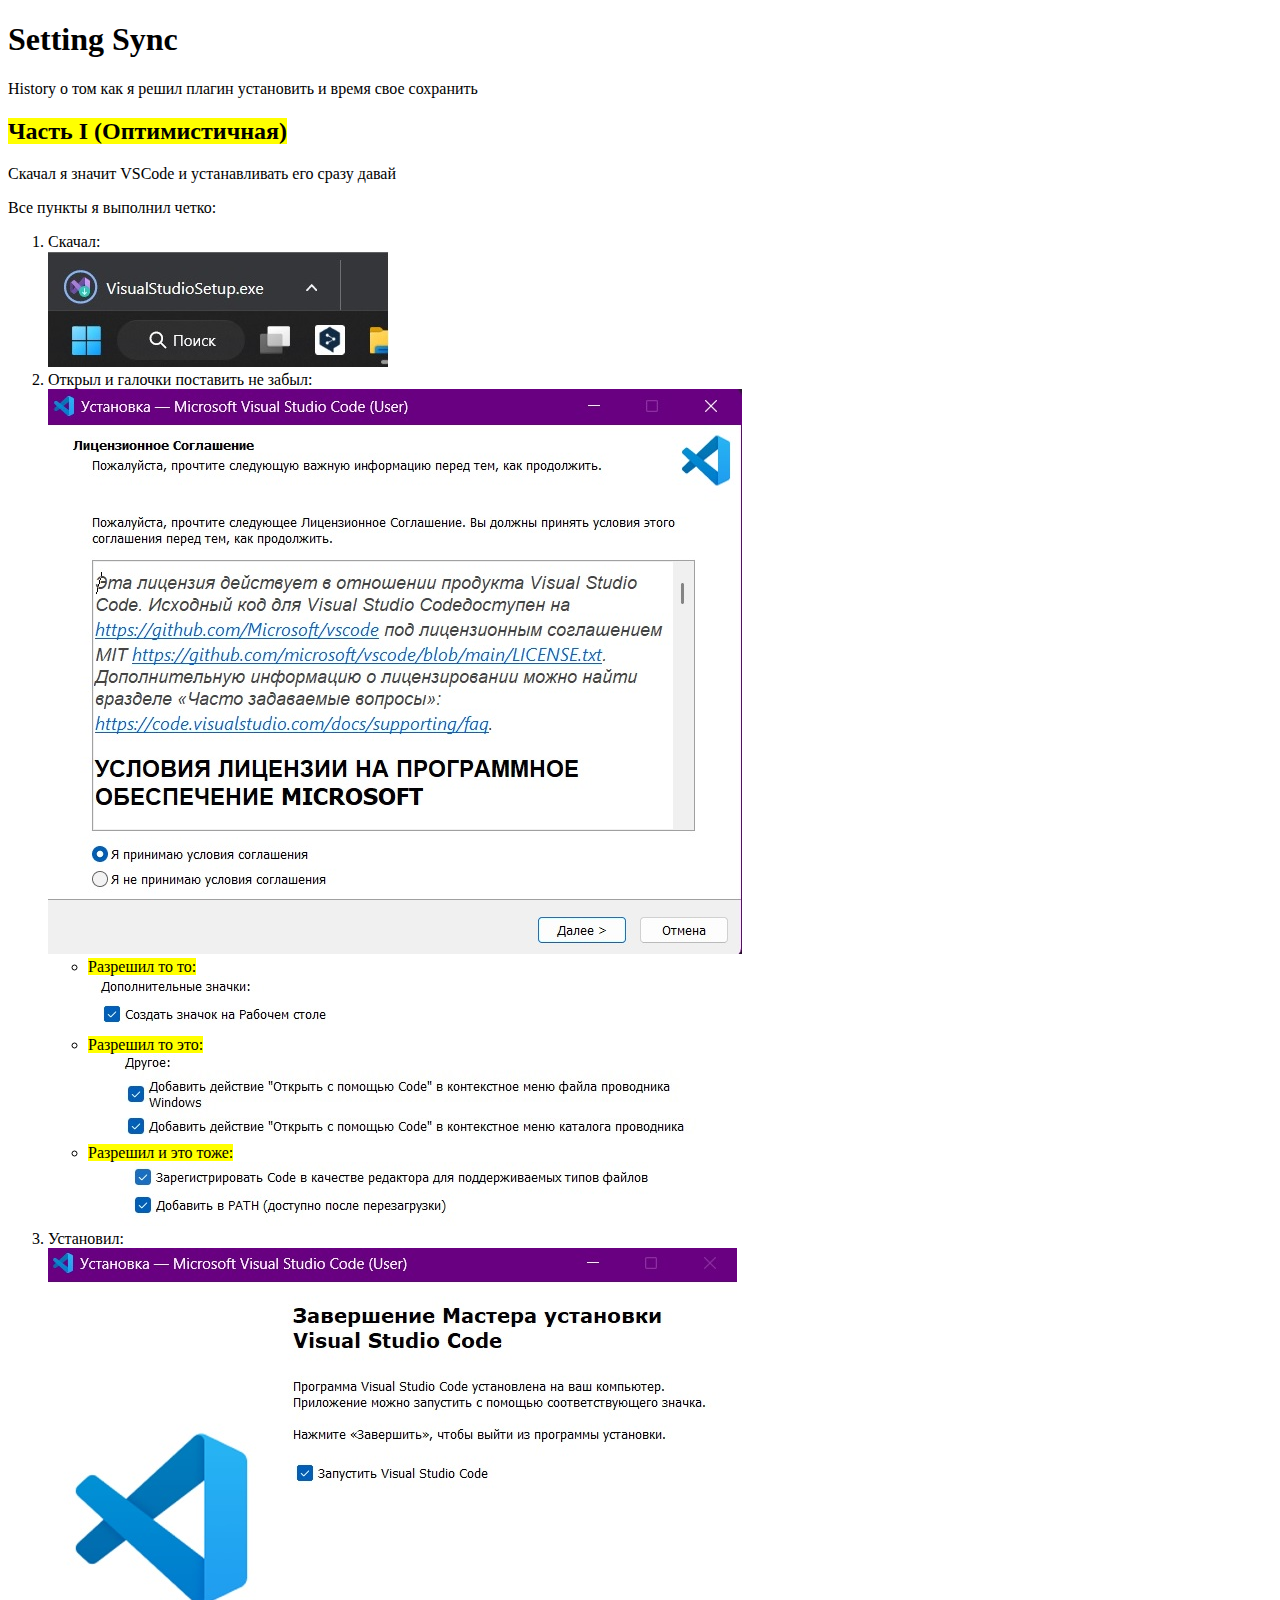
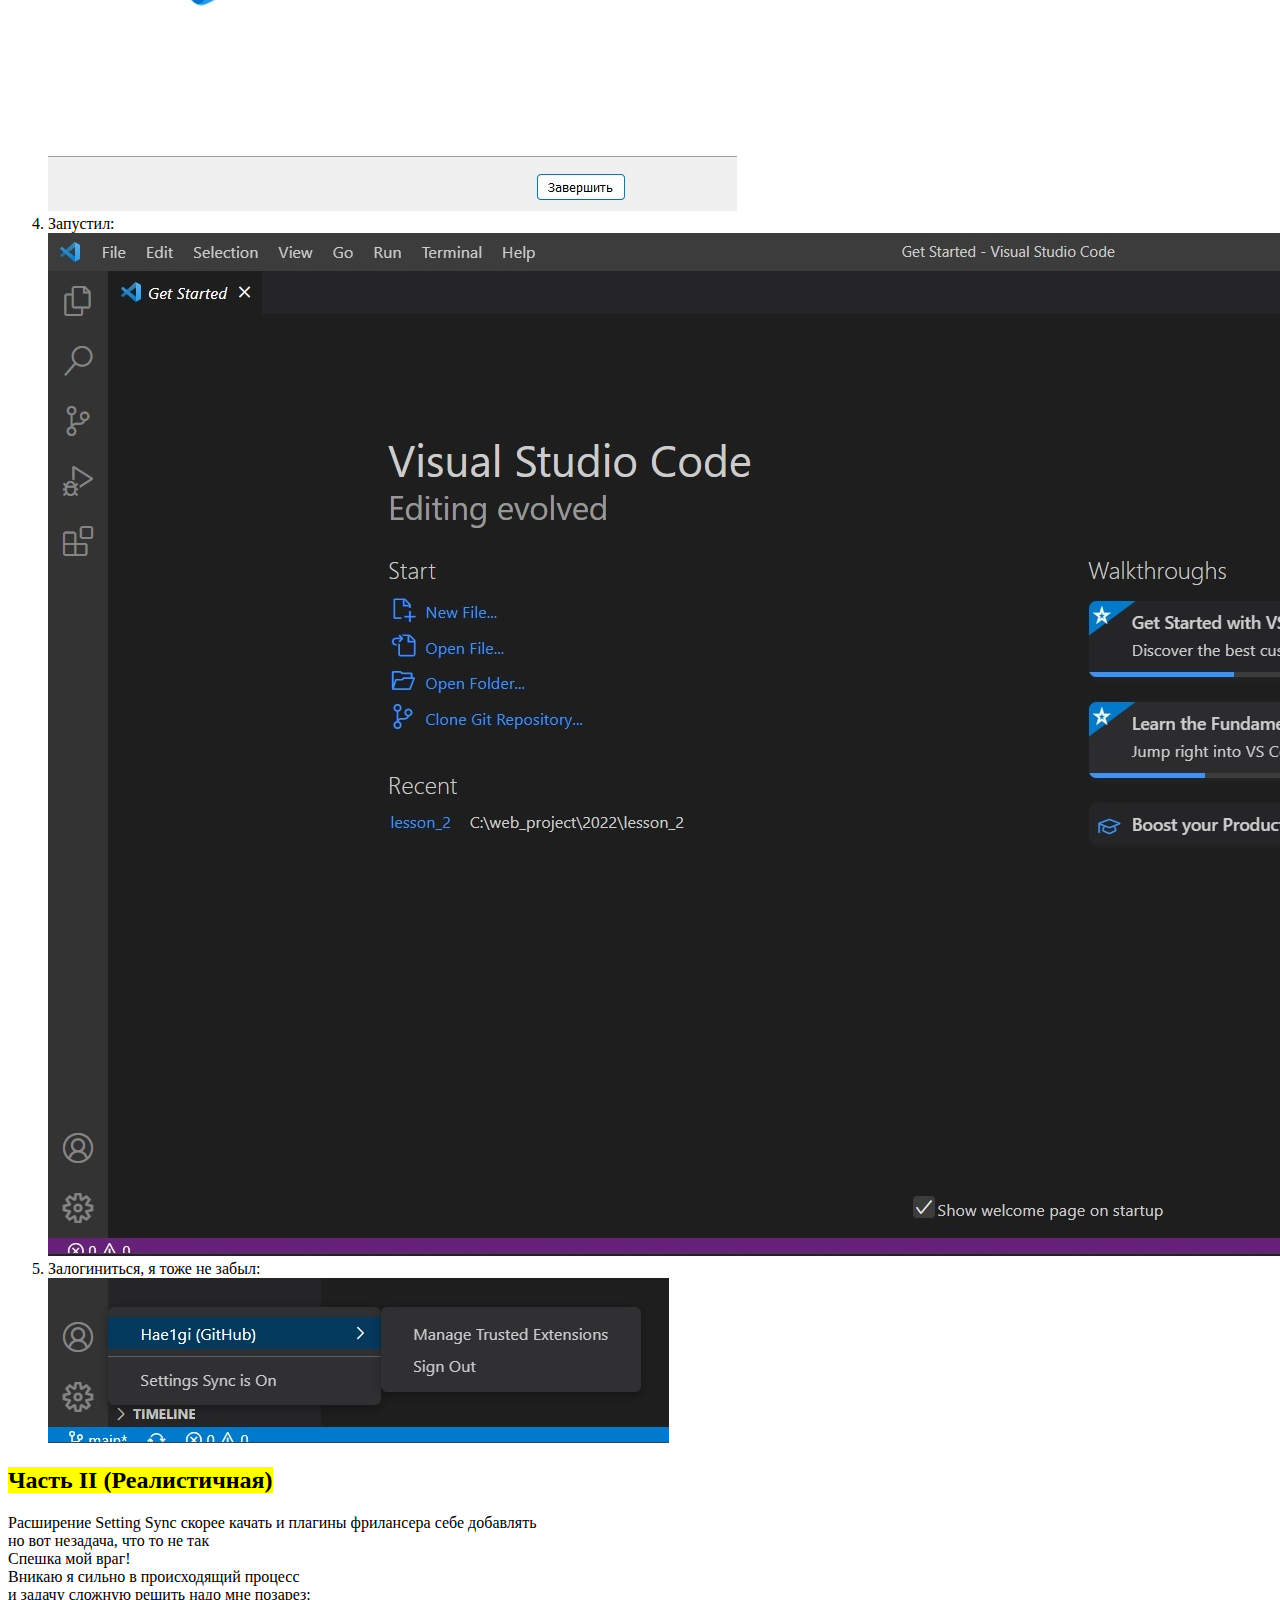
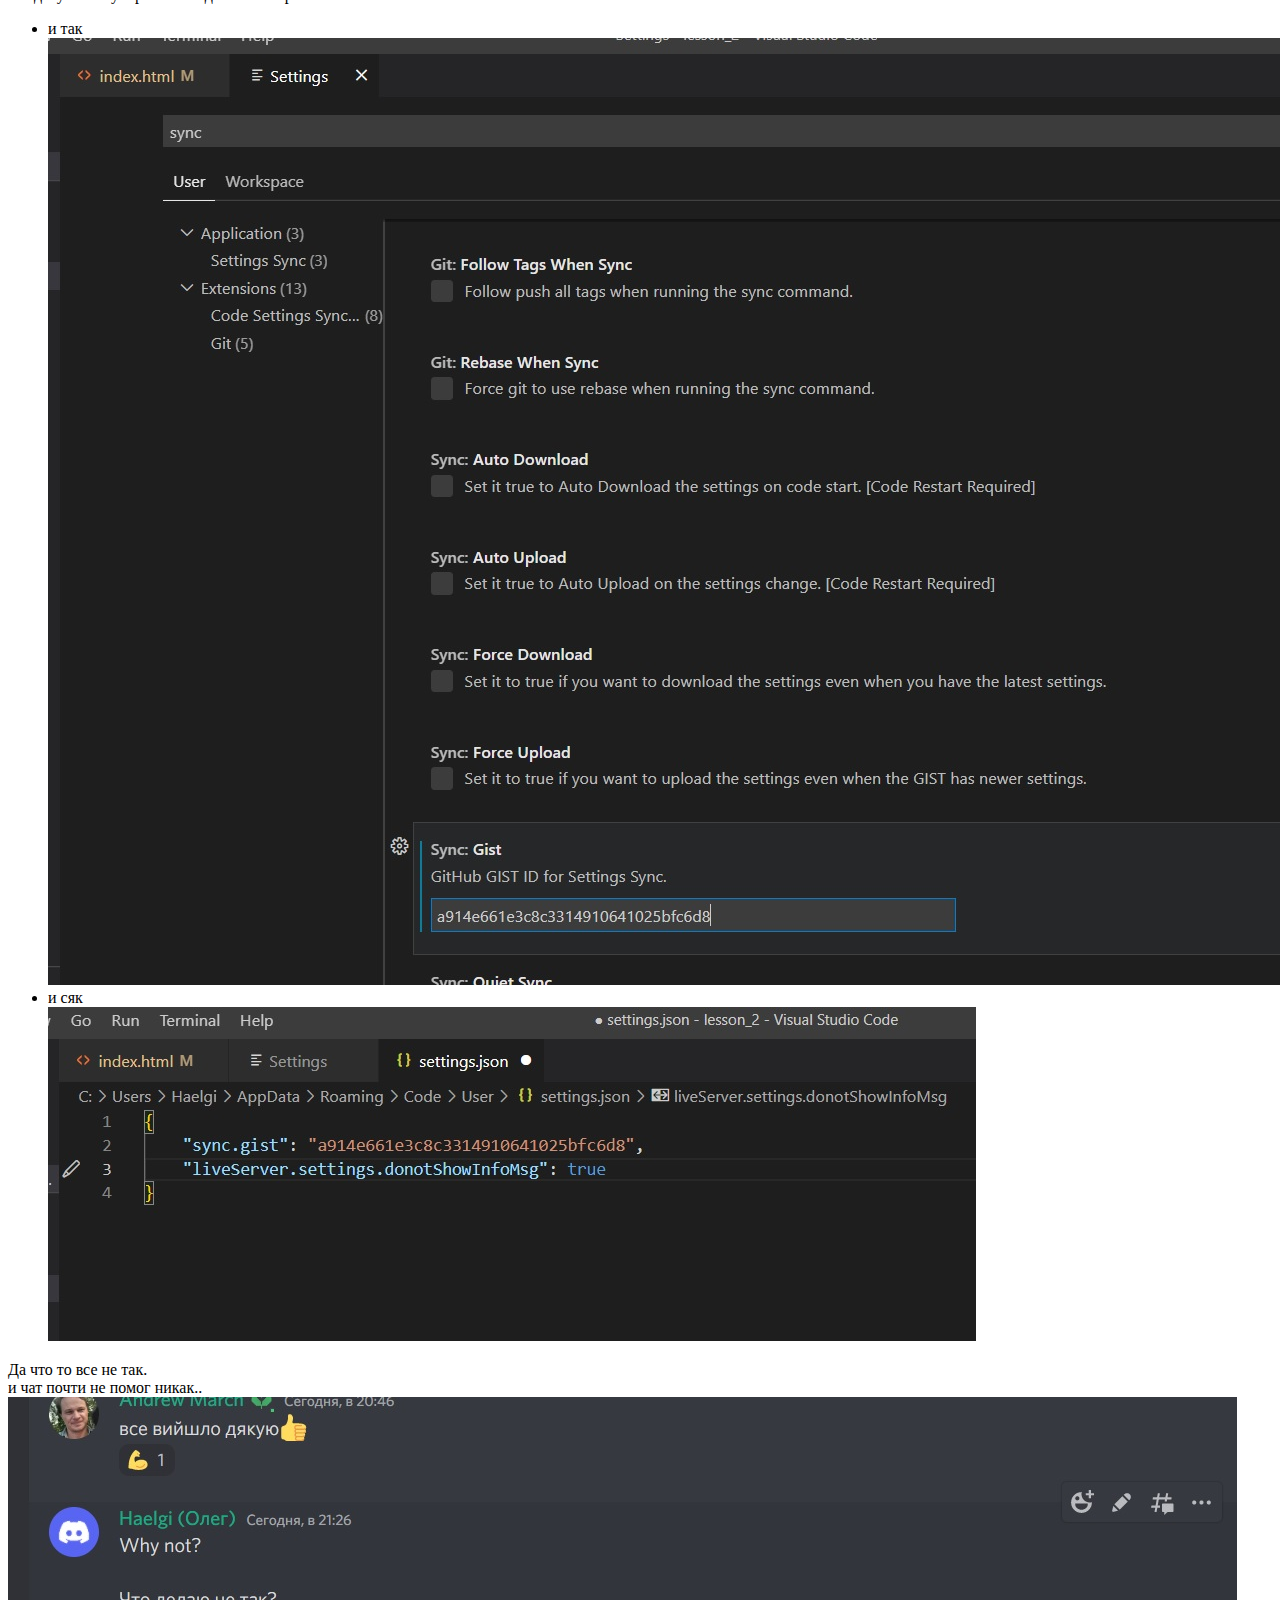
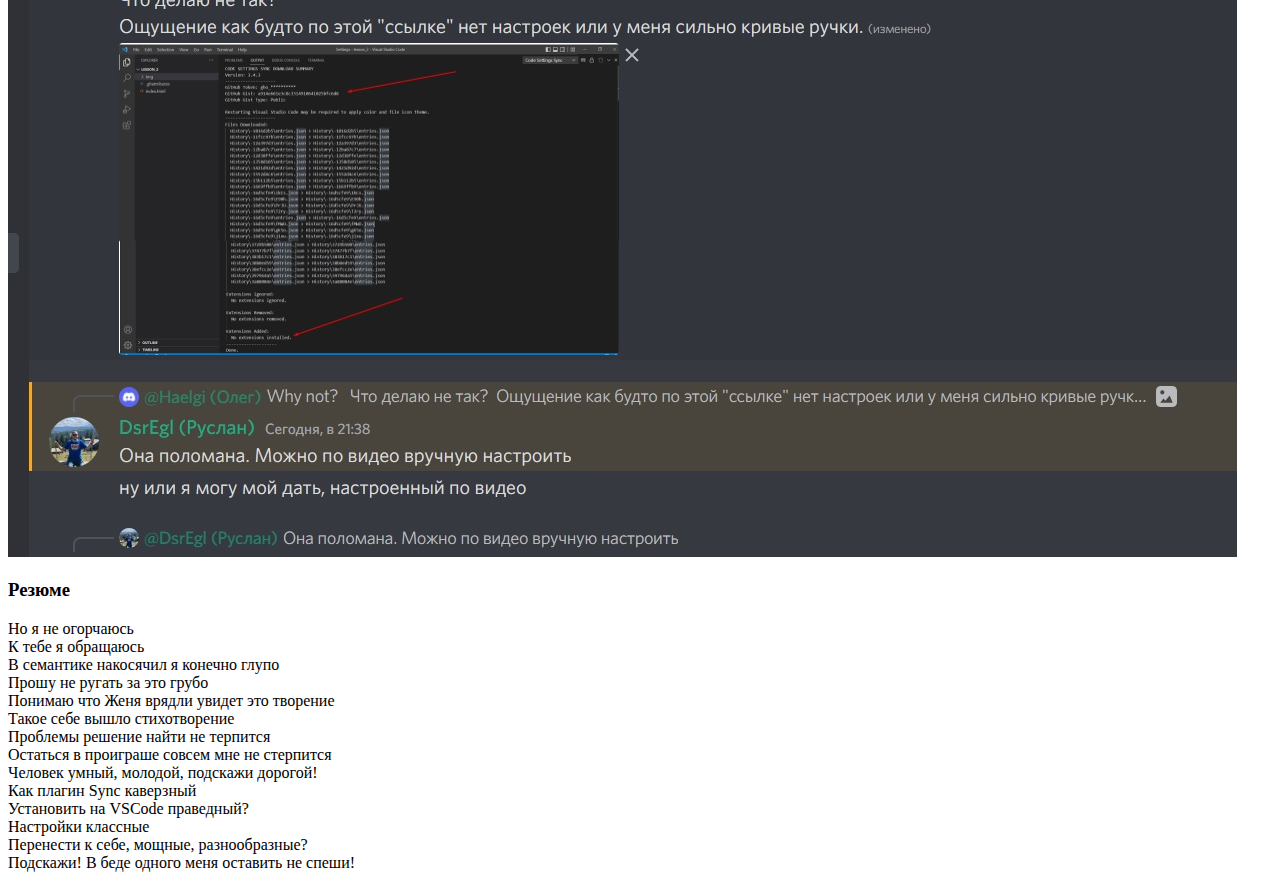
<file: lesson_2/index.html>
<!DOCTYPE html>
<html lang="ru">

<head>
	<meta charset="UTF-8">
	<meta http-equiv="X-UA-Compatible" content="IE=edge">
	<meta name="viewport" content="width=device-width, initial-scale=1.0">
	<title>Lesson 2</title>
</head>

<body>
	<header>
		<h1>Setting Sync</h1>
		<p>History о том как я решил плагин установить и время свое сохранить</p>
	</header>
	<main>
		<div>
			<h2>
				<mark>Часть I (Оптимистичная)</mark>
			</h2>
			<p>Скачал я значит VSCode и устанавливать его сразу давай</p>
			<p>Все пункты я выполнил четко:</p>
			<ol>
				<li>
					Скачал: <br>
					<img src="./img/load.jpg" alt="загрузка">
				</li>
				<li>
					Открыл и галочки поставить не забыл:<br>
					<img src="./img/open.jpg" alt="установка">
					<ul>
						<li>
							<mark>Разрешил то то:</mark><br>
							<img src="./img/tick_1.jpg" alt="выбор пункта меню">
						</li>
						<li>
							<mark>Разрешил то это:</mark><br>
							<img src="./img/tick_2.jpg" alt="выбор пункта меню">
						</li>
						<li>
							<mark>Разрешил и это тоже:</mark><br>
							<img src="./img/tick_3.jpg" alt="выбор пункта меню">
						</li>
					</ul>
				</li>
				<li>Установил:<br>
					<img src="./img/compl.jpg" alt="Установка завершена">
				</li>
				<li>
					Запустил:<br>
					<img src="./img/openvs.jpg" alt="VSCode">
				</li>
				<li>Залогиниться, я тоже не забыл:<br>
					<img src="./img/log_in.jpg" alt="VSCode">
				</li>
			</ol>
			<h2>
				<mark>Часть II (Реалистичная)</mark>
			</h2>
			<p>
				Расширение <span>Setting Sync</span> скорее качать и плагины фрилансера себе добавлять<br>
				но вот незадача, что то не так<br>
				Спешка мой враг!<br>
				Вникаю я сильно в происходящий процесс<br>
				и задачу сложную решить надо мне позарез:</p>
			<ul>
				<li>
					и так<br>
					<img src="./img/settings_1.jpg" alt="VSCode">
				</li>
				<li>
					и сяк<br>
					<img src="./img/settings_2.jpg" alt="VSCode">
				</li>
			</ul>
			<p>
				Да что то все не так.<br>
				и чат почти не помог никак..<br>
				<img src="./img/answer.jpg" alt="">
			</p>
		</div>
	</main>
	<footer>
		<h3>Резюме</h3>
		<p>
			Но я не огорчаюсь<br>
			К тебе я обращаюсь<br>
			В семантике накосячил я конечно глупо<br>
			Прошу не ругать за это грубо<br>
			Понимаю что Женя врядли увидет это творение<br>
			Такое себе вышло стихотворение<br>
			Проблемы решение найти не терпится<br>
			Остаться в проиграше совсем мне не стерпится<br>
			Человек умный, молодой, подскажи дорогой!<br>
			Как плагин Sync каверзный<br>
			Установить на VSCode праведный?<br>
			Настройки классные<br>
			Перенести к себе, мощные, разнообразные?<br>
			Подскажи! В беде одного меня оставить не спеши!
		</p>
	</footer>

</body>

</html>
</file>
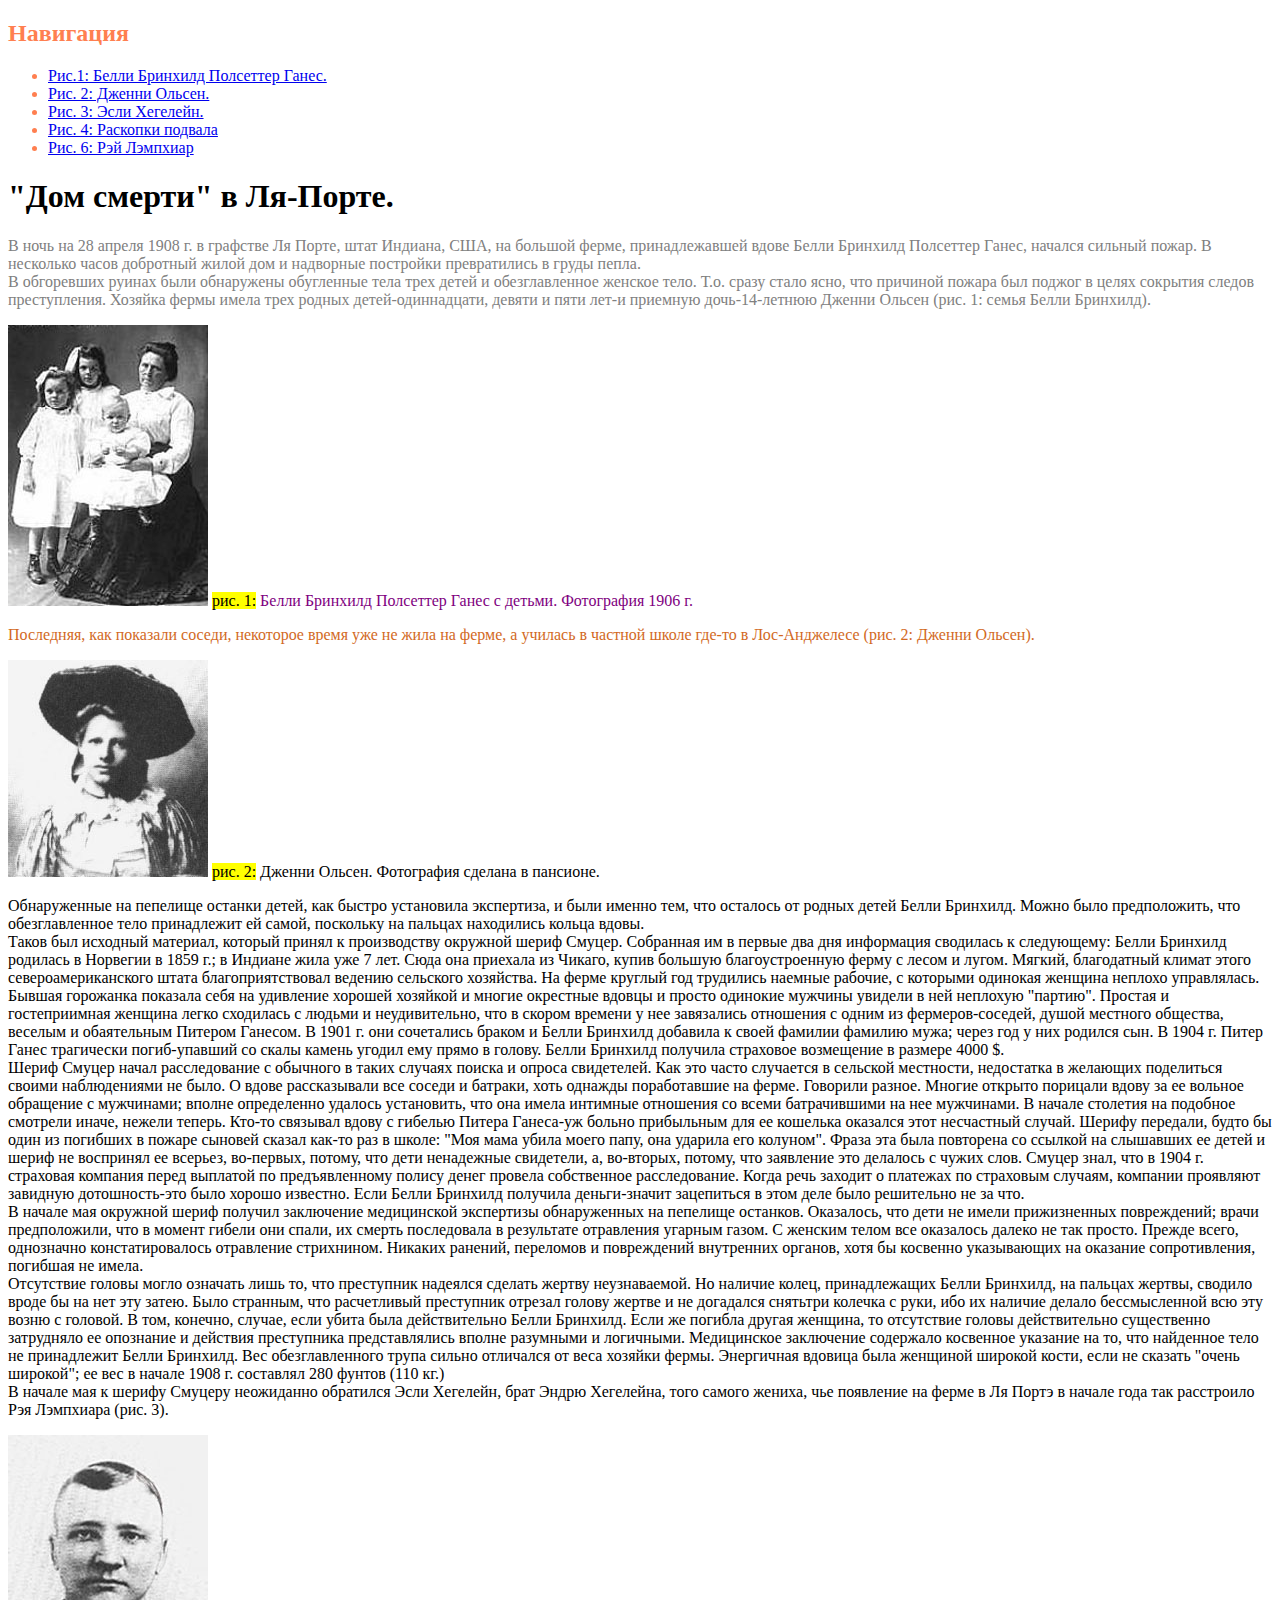
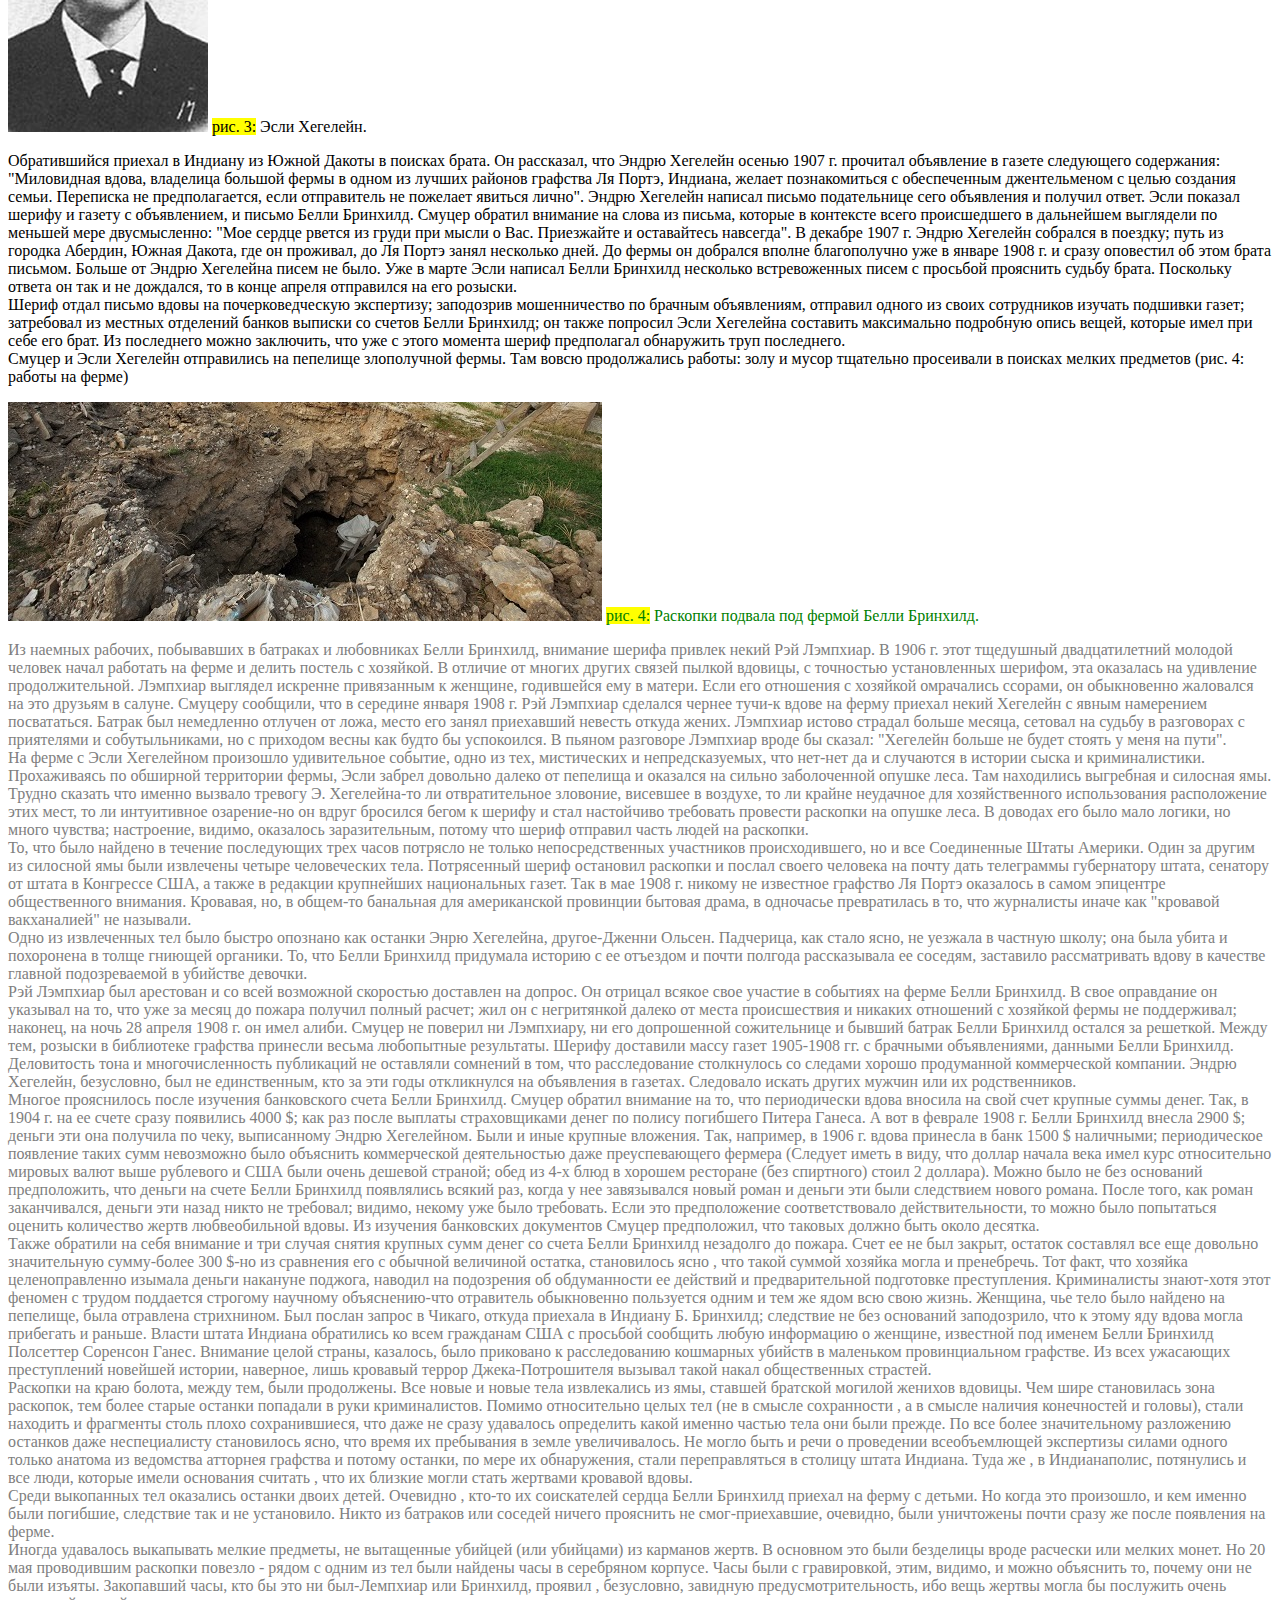
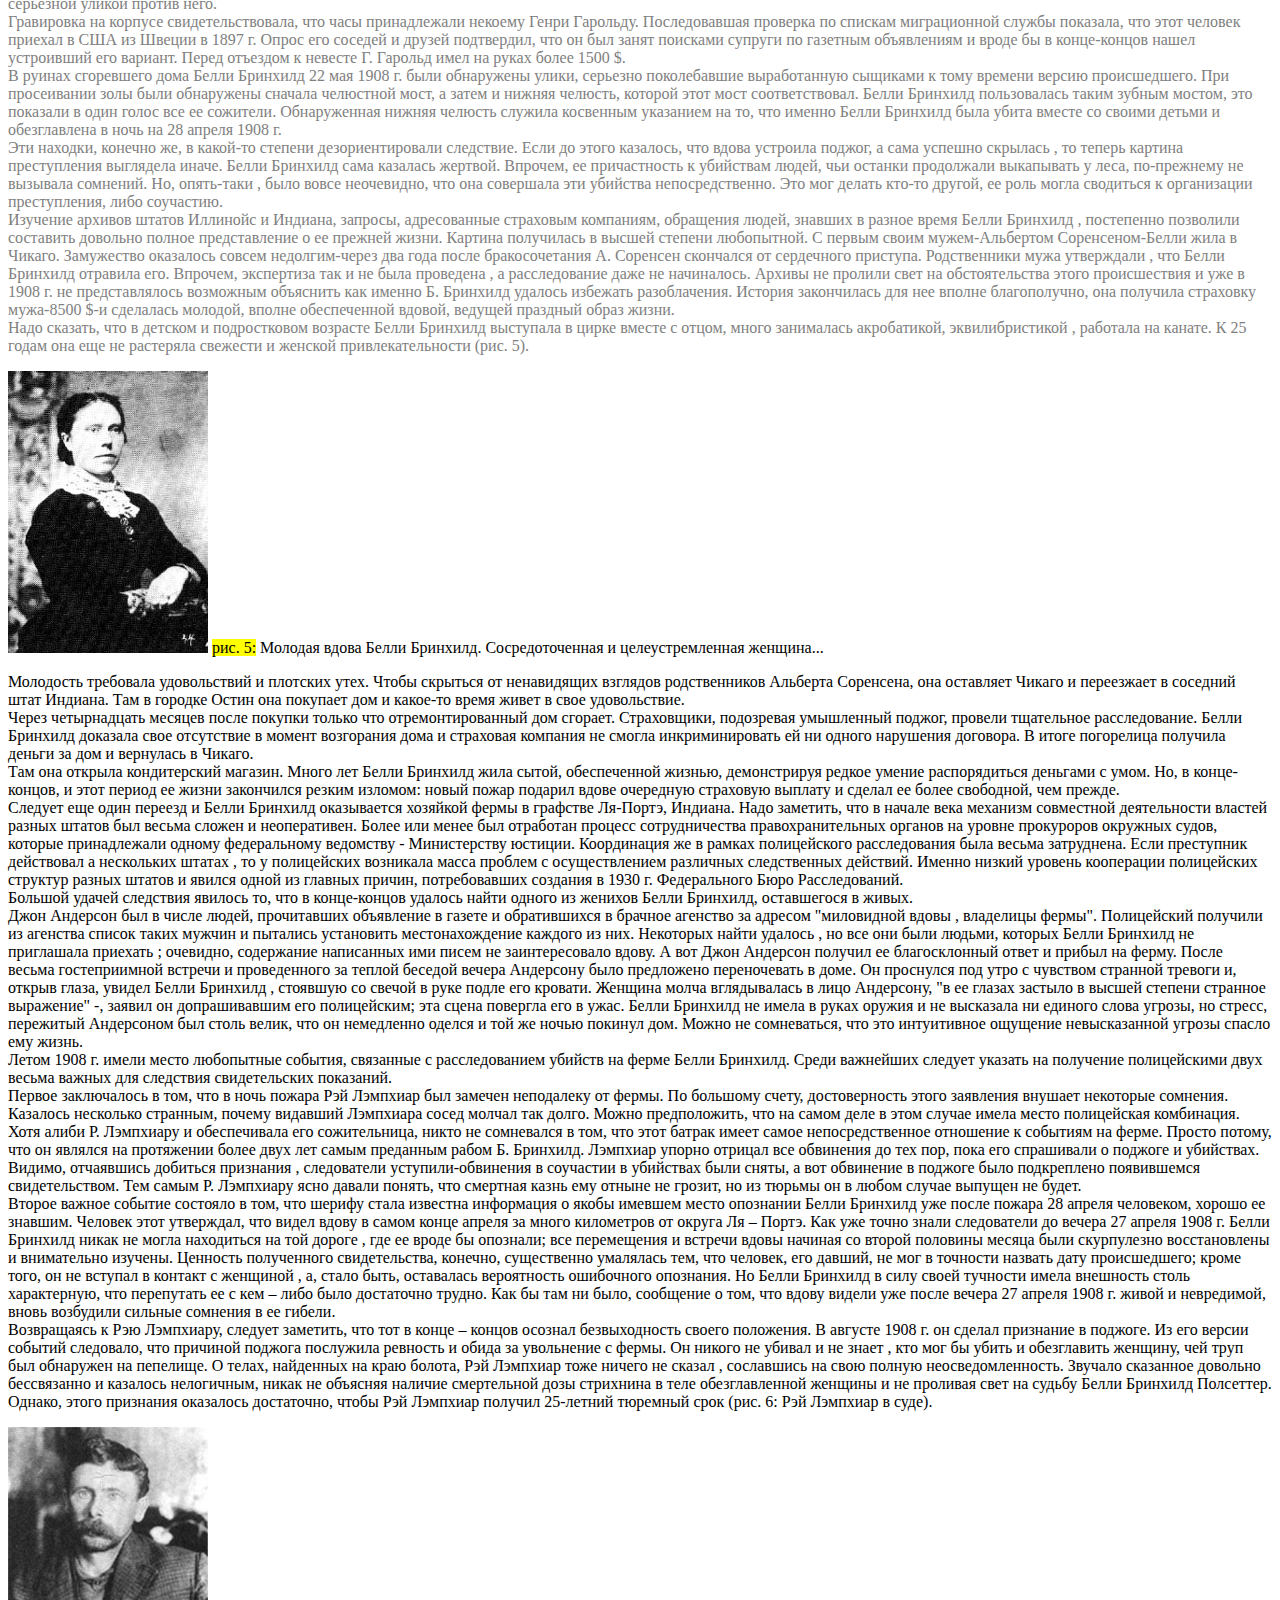
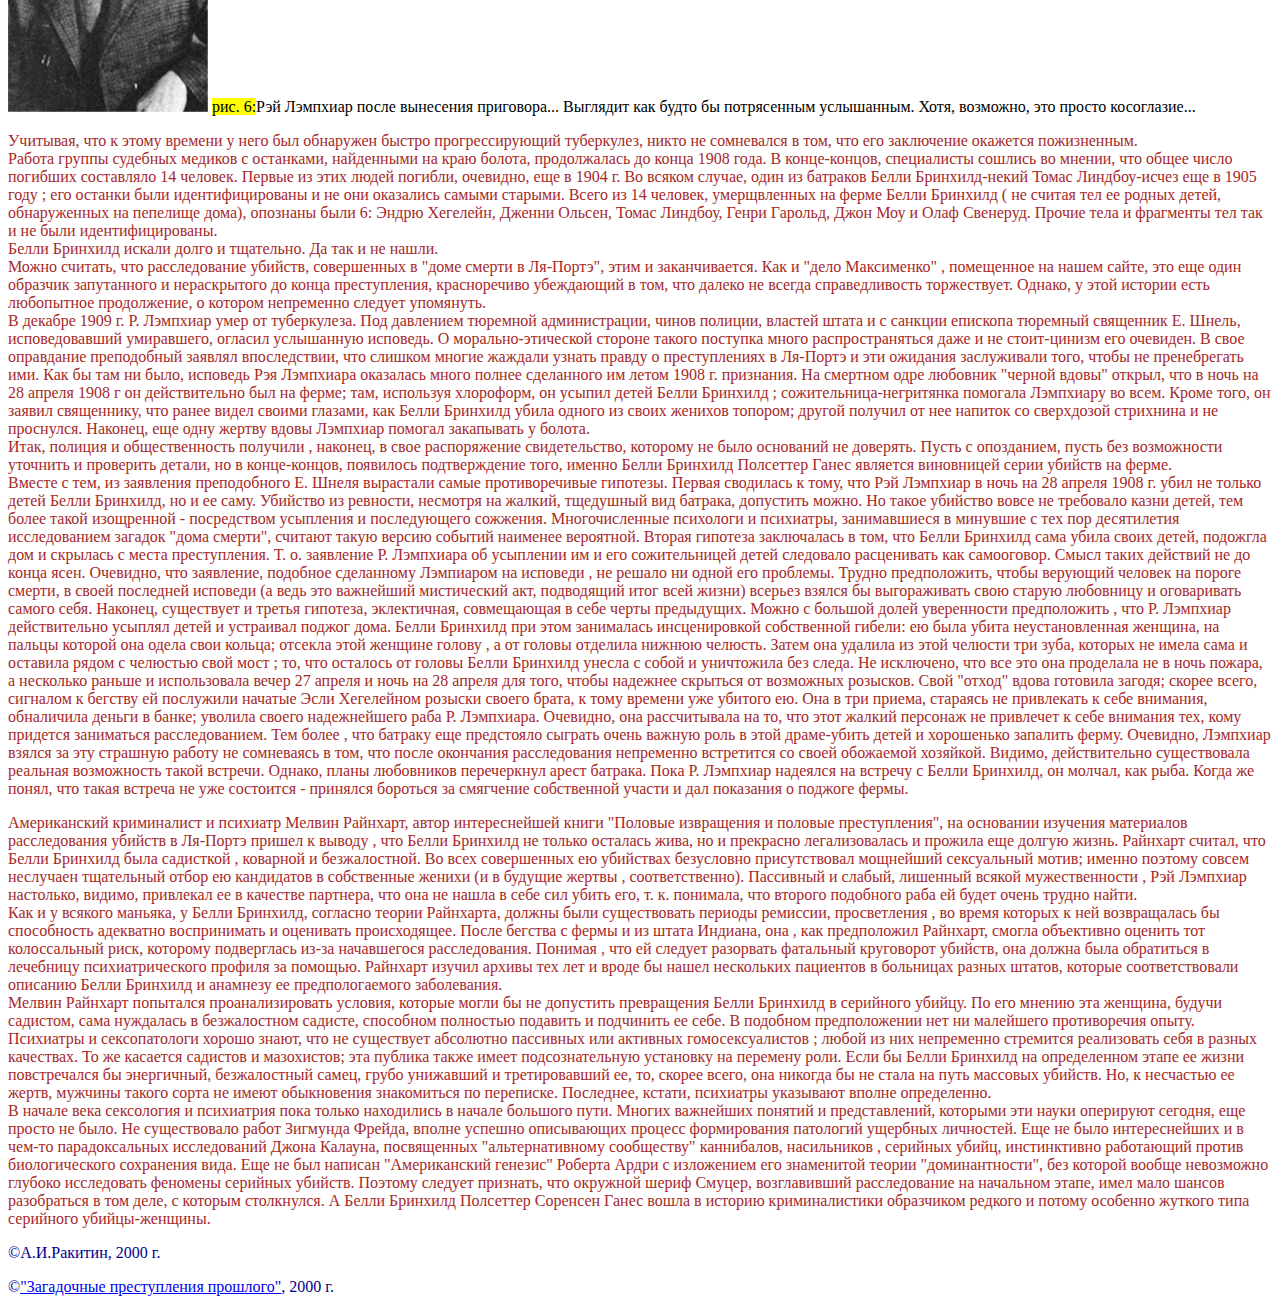
<file: lesson_3/index.html>
<!DOCTYPE html>
<html lang="ru">

<head>
	<meta charset="UTF-8">
	<meta http-equiv="X-UA-Compatible" content="IE=edge">
	<meta name="viewport" content="width=device-width, initial-scale=1.0">
	<title>"Дом смерти" в Ля-Порте.</title>
	<link rel="stylesheet" href="css/style.css">
</head>

<body>
	<div class="container">
		<header class="header">
			<div class="header-container">
				<h2>Навигация</h2>
				<ul class="header-list">
					<li><a href="#foto1906">Рис.1: Белли Бринхилд Полсеттер Ганес.</a></li>
					<li><a href="#jenny-olsen">Рис. 2: Дженни Ольсен.</a></li>
					<li><a href="#esli-hegelein">Рис. 3: Эсли Хегелейн.</a></li>
					<li><a href="#footer">Рис. 4: Раскопки подвала</a></li>
					<li><a href="#ray-lamphear">Рис. 6: Рэй Лэмпхиар</a></li>
				</ul>
			</div>
		</header>
		<main class="main">
			<div class="main-container">
				<h1>"Дом смерти" в Ля-Порте.</h1>
				<p class="gray">
					В ночь на 28 апреля 1908 г. в графстве Ля Порте, штат Индиана, США, на большой ферме,
					принадлежавшей
					вдове
					Белли Бринхилд Полсеттер Ганес, начался сильный пожар. В несколько часов добротный жилой дом и
					надворные
					постройки превратились в груды пепла. <br>
					В обгоревших руинах были обнаружены обугленные тела трех детей и обезглавленное женское тело. Т.о.
					сразу
					стало ясно, что причиной пожара был поджог в целях сокрытия следов преступления.
					Хозяйка фермы имела трех родных детей-одиннадцати, девяти и пяти лет-и приемную дочь-14-летнюю Дженни
					Ольсен
					(рис. 1: семья Белли Бринхилд).
				</p>
				<div id="foto1906" class="chocolate purple">
					<img src="img/foto1906.jpg"
						alt="Женщина держит на руках ребенка лет 3. Рядом с ней по правую руку стоит две девочки лет 6-7">
					<span>
						<mark>рис. 1:</mark> Белли Бринхилд Полсеттер Ганес с детьми. Фотография 1906 г.
					</span>
				</div>
				<p>
					Последняя, как показали соседи, некоторое время уже не жила на ферме, а училась в частной школе где-то в
					Лос-Анджелесе (рис. 2: Дженни Ольсен).
				</p>
				<div id="jenny-olsen">
					<img src="img/jenny-olsen.jpg" alt="Молодая девушка с открытым лицом в головном уборе">
					<span>
						<mark>рис. 2:</mark> Дженни Ольсен. Фотография сделана в пансионе.
					</span>
				</div>
				<p>
					Обнаруженные на пепелище останки детей, как быстро установила экспертиза, и были именно тем, что осталось
					от родных детей Белли Бринхилд. Можно было предположить, что обезглавленное тело принадлежит ей самой,
					поскольку на пальцах находились кольца вдовы. <br>
					Таков был исходный материал, который принял к производству окружной шериф Смуцер. Собранная им в первые
					два дня информация сводилась к следующему: Белли Бринхилд родилась в Норвегии в 1859 г.; в Индиане жила
					уже 7 лет. Сюда она приехала из Чикаго, купив большую благоустроенную ферму с лесом и лугом. Мягкий,
					благодатный климат этого североамериканского штата благоприятствовал ведению сельского хозяйства. На
					ферме круглый год трудились наемные рабочие, с которыми одинокая женщина неплохо управлялась. Бывшая
					горожанка показала себя на удивление хорошей хозяйкой и многие окрестные вдовцы и просто одинокие мужчины
					увидели в ней неплохую "партию". Простая и гостеприимная женщина легко сходилась с людьми и
					неудивительно, что в скором времени у нее завязались отношения с одним из фермеров-соседей, душой
					местного общества, веселым и обаятельным Питером Ганесом. В 1901 г. они сочетались браком и Белли
					Бринхилд добавила к своей фамилии фамилию мужа; через год у них родился сын. В 1904 г. Питер Ганес
					трагически погиб-упавший со скалы камень угодил ему прямо в голову. Белли Бринхилд получила страховое
					возмещение в размере 4000 $. <br>
					Шериф Смуцер начал расследование с обычного в таких случаях поиска и опроса свидетелей. Как это часто
					случается в сельской местности, недостатка в желающих поделиться своими наблюдениями не было. О вдове
					рассказывали все соседи и батраки, хоть однажды поработавшие на ферме.
					Говорили разное. Многие открыто порицали вдову за ее вольное обращение с мужчинами; вполне определенно
					удалось установить, что она имела интимные отношения со всеми батрачившими на нее мужчинами. В начале
					столетия на подобное смотрели иначе, нежели теперь. Кто-то связывал вдову с гибелью Питера Ганеса-уж
					больно прибыльным для ее кошелька оказался этот несчастный случай. Шерифу передали, будто бы один из
					погибших в пожаре сыновей сказал как-то раз в школе: "Моя мама убила моего папу, она ударила его
					колуном". Фраза эта была повторена со ссылкой на слышавших ее детей и шериф не воспринял ее всерьез,
					во-первых, потому, что дети ненадежные свидетели, а, во-вторых, потому, что заявление это делалось с
					чужих слов. Смуцер знал, что в 1904 г. страховая компания перед выплатой по предъявленному полису денег
					провела собственное расследование. Когда речь заходит о платежах по страховым случаям, компании проявляют
					завидную дотошность-это было хорошо известно. Если Белли Бринхилд получила деньги-значит зацепиться в
					этом деле было решительно не за что. <br>
					В начале мая окружной шериф получил заключение медицинской экспертизы обнаруженных на пепелище останков.
					Оказалось, что дети не имели прижизненных повреждений; врачи предположили, что в момент гибели они спали,
					их смерть последовала в результате отравления угарным газом. С женским телом все оказалось далеко не так
					просто. Прежде всего, однозначно констатировалось отравление стрихнином. Никаких ранений, переломов и
					повреждений внутренних органов, хотя бы косвенно указывающих на оказание сопротивления, погибшая не
					имела. <br>
					Отсутствие головы могло означать лишь то, что преступник надеялся сделать жертву неузнаваемой. Но наличие
					колец, принадлежащих Белли Бринхилд, на пальцах жертвы, сводило вроде бы на нет эту затею. Было странным,
					что расчетливый преступник отрезал голову жертве и не догадался снятьтри колечка с руки, ибо их наличие
					делало бессмысленной всю эту возню с головой. В том, конечно, случае, если убита была действительно Белли
					Бринхилд. Если же погибла другая женщина, то отсутствие головы действительно существенно затрудняло ее
					опознание и действия преступника представлялись вполне разумными и логичными.
					Медицинское заключение содержало косвенное указание на то, что найденное тело не принадлежит Белли
					Бринхилд. Вес обезглавленного трупа сильно отличался от веса хозяйки фермы. Энергичная вдовица была
					женщиной широкой кости, если не сказать "очень широкой"; ее вес в начале 1908 г. составлял 280 фунтов
					(110 кг.) <br>
					В начале мая к шерифу Смуцеру неожиданно обратился Эсли Хегелейн, брат Эндрю Хегелейна, того самого
					жениха, чье появление на ферме в Ля Портэ в начале года так расстроило Рэя Лэмпхиара (рис. 3).
				</p>
				<div id="esli-hegelein" class="black">
					<img src="img/esli-hegelein.jpg"
						alt="Молодой мужчина чем то похож на офицер дивизии СС времен второй мировой.">
					<span>
						<mark>рис. 3:</mark> Эсли Хегелейн.
					</span>
				</div>
				<p>
					Обратившийся приехал в Индиану из Южной Дакоты в поисках брата. Он рассказал, что Эндрю Хегелейн осенью
					1907 г. прочитал объявление в газете следующего содержания: "Миловидная вдова, владелица большой фермы в
					одном из лучших районов графства Ля Портэ, Индиана, желает познакомиться с обеспеченным джентельменом с
					целью создания семьи. Переписка не предполагается, если отправитель не пожелает явиться лично". Эндрю
					Хегелейн написал письмо подательнице сего объявления и получил ответ. Эсли показал шерифу и газету с
					объявлением, и письмо Белли Бринхилд. Смуцер обратил внимание на слова из письма, которые в контексте
					всего происшедшего в дальнейшем выглядели по меньшей мере двусмысленно: "Мое сердце рвется из груди при
					мысли о Вас. Приезжайте и оставайтесь навсегда". В декабре 1907 г. Эндрю Хегелейн собрался в поездку;
					путь из городка Абердин, Южная Дакота, где он проживал, до Ля Портэ занял несколько дней. До фермы он
					добрался вполне благополучно уже в январе 1908 г. и сразу оповестил об этом брата письмом. Больше от
					Эндрю Хегелейна писем не было. Уже в марте Эсли написал Белли Бринхилд несколько встревоженных писем с
					просьбой прояснить судьбу брата. Поскольку ответа он так и не дождался, то в конце апреля отправился на
					его розыски. <br>
					Шериф отдал письмо вдовы на почерковедческую экспертизу; заподозрив мошенничество по брачным объявлениям,
					отправил одного из своих сотрудников изучать подшивки газет; затребовал из местных отделений банков
					выписки со счетов Белли Бринхилд; он также попросил Эсли Хегелейна составить максимально подробную опись
					вещей, которые имел при себе его брат. Из последнего можно заключить, что уже с этого момента шериф
					предполагал обнаружить труп последнего. <br>
					Смуцер и Эсли Хегелейн отправились на пепелище злополучной фермы. Там вовсю продолжались работы: золу и
					мусор тщательно просеивали в поисках мелких предметов (рис. 4: работы на ферме)
				</p>
				<div id="footer" class="green">
					<img src="img/footer.jpg" alt="Раскопки подвала">
					<span>
						<mark>рис. 4:</mark> Раскопки подвала под фермой Белли Бринхилд.
					</span>
				</div>
				<p class="gray">
					Из наемных рабочих, побывавших в батраках и любовниках Белли Бринхилд, внимание шерифа привлек некий Рэй
					Лэмпхиар. В 1906 г. этот тщедушный двадцатилетний молодой человек начал работать на ферме и делить
					постель с хозяйкой. В отличие от многих других связей пылкой вдовицы, с точностью установленных шерифом,
					эта оказалась на удивление продолжительной. Лэмпхиар выглядел искренне привязанным к женщине, годившейся
					ему в матери. Если его отношения с хозяйкой омрачались ссорами, он обыкновенно жаловался на это друзьям в
					салуне. Смуцеру сообщили, что в середине января 1908 г. Рэй Лэмпхиар сделался чернее тучи-к вдове на
					ферму приехал некий Хегелейн с явным намерением посвататься. Батрак был немедленно отлучен от ложа, место
					его занял приехавший невесть откуда жених. Лэмпхиар истово страдал больше месяца, сетовал на судьбу в
					разговорах с приятелями и собутыльниками, но с приходом весны как будто бы успокоился. В пьяном разговоре
					Лэмпхиар вроде бы сказал: "Хегелейн больше не будет стоять у меня на пути". <br>
					На ферме с Эсли Хегелейном произошло удивительное событие, одно из тех, мистических и непредсказуемых,
					что нет-нет да и случаются в истории сыска и криминалистики. Прохаживаясь по обширной территории фермы,
					Эсли забрел довольно далеко от пепелища и оказался на сильно заболоченной опушке леса. Там находились
					выгребная и силосная ямы. Трудно сказать что именно вызвало тревогу Э. Хегелейна-то ли отвратительное
					зловоние, висевшее в воздухе, то ли крайне неудачное для хозяйственного использования расположение этих
					мест, то ли интуитивное озарение-но он вдруг бросился бегом к шерифу и стал настойчиво требовать провести
					раскопки на опушке леса. В доводах его было мало логики, но много чувства; настроение, видимо, оказалось
					заразительным, потому что шериф отправил часть людей на раскопки.<br>
					То, что было найдено в течение последующих трех часов потрясло не только непосредственных участников
					происходившего, но и все Соединенные Штаты Америки. Один за другим из силосной ямы были извлечены четыре
					человеческих тела. Потрясенный шериф остановил раскопки и послал своего человека на почту дать телеграммы
					губернатору штата, сенатору от штата в Конгрессе США, а также в редакции крупнейших национальных газет.
					Так в мае 1908 г. никому не известное графство Ля Портэ оказалось в самом эпицентре общественного
					внимания. Кровавая, но, в общем-то банальная для американской провинции бытовая драма, в одночасье
					превратилась в то, что журналисты иначе как "кровавой вакханалией" не называли.<br>
					Одно из извлеченных тел было быстро опознано как останки Энрю Хегелейна, другое-Дженни Ольсен. Падчерица,
					как стало ясно, не уезжала в частную школу; она была убита и похоронена в толще гниющей органики. То, что
					Белли Бринхилд придумала историю с ее отъездом и почти полгода рассказывала ее соседям, заставило
					рассматривать вдову в качестве главной подозреваемой в убийстве девочки.<br>
					Рэй Лэмпхиар был арестован и со всей возможной скоростью доставлен на допрос. Он отрицал всякое свое
					участие в событиях на ферме Белли Бринхилд. В свое оправдание он указывал на то, что уже за месяц до
					пожара получил полный расчет; жил он с негритянкой далеко от места происшествия и никаких отношений с
					хозяйкой фермы не поддерживал; наконец, на ночь 28 апреля 1908 г. он имел алиби. Смуцер не поверил ни
					Лэмпхиару, ни его допрошенной сожительнице и бывший батрак Белли Бринхилд остался за решеткой.
					Между тем, розыски в библиотеке графства принесли весьма любопытные результаты. Шерифу доставили массу
					газет 1905-1908 гг. с брачными объявлениями, данными Белли Бринхилд. Деловитость тона и многочисленность
					публикаций не оставляли сомнений в том, что расследование столкнулось со следами хорошо продуманной
					коммерческой компании. Эндрю Хегелейн, безусловно, был не единственным, кто за эти годы откликнулся на
					объявления в газетах. Следовало искать других мужчин или их родственников.<br>
					Многое прояснилось после изучения банковского счета Белли Бринхилд. Смуцер обратил внимание на то, что
					периодически вдова вносила на свой счет крупные суммы денег. Так, в 1904 г. на ее счете сразу появились
					4000 $; как раз после выплаты страховщиками денег по полису погибшего Питера Ганеса. А вот в феврале 1908
					г. Белли Бринхилд внесла 2900 $; деньги эти она получила по чеку, выписанному Эндрю Хегелейном. Были и
					иные крупные вложения. Так, например, в 1906 г. вдова принесла в банк 1500 $ наличными; периодическое
					появление таких сумм невозможно было объяснить коммерческой деятельностью даже преуспевающего фермера
					(Следует иметь в виду, что доллар начала века имел курс относительно мировых валют выше рублевого и США
					были очень дешевой страной; обед из 4-х блюд в хорошем ресторане (без спиртного) стоил 2 доллара).
					Можно было не без оснований предположить, что деньги на счете Белли Бринхилд появлялись всякий раз, когда
					у нее завязывался новый роман и деньги эти были следствием нового романа. После того, как роман
					заканчивался, деньги эти назад никто не требовал; видимо, некому уже было требовать. Если это
					предположение соответствовало действительности, то можно было попытаться оценить количество жертв
					любвеобильной вдовы. Из изучения банковских документов Смуцер предположил, что таковых должно быть около
					десятка.<br>
					Также обратили на себя внимание и три случая снятия крупных сумм денег со счета Белли Бринхилд незадолго
					до пожара. Счет ее не был закрыт, остаток составлял все еще довольно значительную сумму-более 300 $-но из
					сравнения его с обычной величиной остатка, становилось ясно , что такой суммой хозяйка могла и
					пренебречь. Тот факт, что хозяйка целеноправленно изымала деньги накануне поджога, наводил на подозрения
					об обдуманности ее действий и предварительной подготовке преступления.
					Криминалисты знают-хотя этот феномен с трудом поддается строгому научному объяснению-что отравитель
					обыкновенно пользуется одним и тем же ядом всю свою жизнь. Женщина, чье тело было найдено на пепелище,
					была отравлена стрихнином. Был послан запрос в Чикаго, откуда приехала в Индиану Б. Бринхилд; следствие
					не без оснований заподозрило, что к этому яду вдова могла прибегать и раньше.
					Власти штата Индиана обратились ко всем гражданам США с просьбой сообщить любую информацию о женщине,
					известной под именем Белли Бринхилд Полсеттер Соренсон Ганес. Внимание целой страны, казалось, было
					приковано к расследованию кошмарных убийств в маленьком провинциальном графстве. Из всех ужасающих
					преступлений новейшей истории, наверное, лишь кровавый террор Джека-Потрошителя вызывал такой накал
					общественных страстей.<br>
					Раскопки на краю болота, между тем, были продолжены. Все новые и новые тела извлекались из ямы, ставшей
					братской могилой женихов вдовицы. Чем шире становилась зона раскопок, тем более старые останки попадали в
					руки криминалистов. Помимо относительно целых тел (не в смысле сохранности , а в смысле наличия
					конечностей и головы), стали находить и фрагменты столь плохо сохранившиеся, что даже не сразу удавалось
					определить какой именно частью тела они были прежде. По все более значительному разложению останков даже
					неспециалисту становилось ясно, что время их пребывания в земле увеличивалось. Не могло быть и речи о
					проведении всеобъемлющей экспертизы силами одного только анатома из ведомства атторнея графства и потому
					останки, по мере их обнаружения, стали переправляться в столицу штата Индиана. Туда же , в Индианаполис,
					потянулись и все люди, которые имели основания считать , что их близкие могли стать жертвами кровавой
					вдовы.<br>
					Среди выкопанных тел оказались останки двоих детей. Очевидно , кто-то их соискателей сердца Белли
					Бринхилд приехал на ферму с детьми. Но когда это произошло, и кем именно были погибшие, следствие так и
					не установило. Никто из батраков или соседей ничего прояснить не смог-приехавшие, очевидно, были
					уничтожены почти сразу же после появления на ферме.<br>
					Иногда удавалось выкапывать мелкие предметы, не вытащенные убийцей (или убийцами) из карманов жертв. В
					основном это были безделицы вроде расчески или мелких монет. Но 20 мая проводившим раскопки повезло -
					рядом с одним из тел были найдены часы в серебряном корпусе. Часы были с гравировкой, этим, видимо, и
					можно объяснить то, почему они не были изъяты. Закопавший часы, кто бы это ни был-Лемпхиар или Бринхилд,
					проявил , безусловно, завидную предусмотрительность, ибо вещь жертвы могла бы послужить очень серьезной
					уликой против него.<br>
					Гравировка на корпусе свидетельствовала, что часы принадлежали некоему Генри Гарольду. Последовавшая
					проверка по спискам миграционной службы показала, что этот человек приехал в США из Швеции в 1897 г.
					Опрос его соседей и друзей подтвердил, что он был занят поисками супруги по газетным объявлениям и вроде
					бы в конце-концов нашел устроивший его вариант. Перед отъездом к невесте Г. Гарольд имел на руках более
					1500 $.<br>
					В руинах сгоревшего дома Белли Бринхилд 22 мая 1908 г. были обнаружены улики, серьезно поколебавшие
					выработанную сыщиками к тому времени версию происшедшего. При просеивании золы были обнаружены сначала
					челюстной мост, а затем и нижняя челюсть, которой этот мост соответствовал. Белли Бринхилд пользовалась
					таким зубным мостом, это показали в один голос все ее сожители. Обнаруженная нижняя челюсть служила
					косвенным указанием на то, что именно Белли Бринхилд была убита вместе со своими детьми и обезглавлена в
					ночь на 28 апреля 1908 г.<br>
					Эти находки, конечно же, в какой-то степени дезориентировали следствие. Если до этого казалось, что вдова
					устроила поджог, а сама успешно скрылась , то теперь картина преступления выглядела иначе. Белли Бринхилд
					сама казалась жертвой. Впрочем, ее причастность к убийствам людей, чьи останки продолжали выкапывать у
					леса, по-прежнему не вызывала сомнений. Но, опять-таки , было вовсе неочевидно, что она совершала эти
					убийства непосредственно. Это мог делать кто-то другой, ее роль могла сводиться к организации
					преступления, либо соучастию.<br>
					Изучение архивов штатов Иллинойс и Индиана, запросы, адресованные страховым компаниям, обращения людей,
					знавших в разное время Белли Бринхилд , постепенно позволили составить довольно полное представление о ее
					прежней жизни. Картина получилась в высшей степени любопытной.
					С первым своим мужем-Альбертом Соренсеном-Белли жила в Чикаго. Замужество оказалось совсем недолгим-через
					два года после бракосочетания А. Соренсен скончался от сердечного приступа. Родственники мужа утверждали
					, что Белли Бринхилд отравила его. Впрочем, экспертиза так и не была проведена , а расследование даже не
					начиналось. Архивы не пролили свет на обстоятельства этого происшествия и уже в 1908 г. не представлялось
					возможным объяснить как именно Б. Бринхилд удалось избежать разоблачения. История закончилась для нее
					вполне благополучно, она получила страховку мужа-8500 $-и сделалась молодой, вполне обеспеченной вдовой,
					ведущей праздный образ жизни.<br>
					Надо сказать, что в детском и подростковом возрасте Белли Бринхилд выступала в цирке вместе с отцом,
					много занималась акробатикой, эквилибристикой , работала на канате. К 25 годам она еще не растеряла
					свежести и женской привлекательности (рис. 5).<br>
				</p>
				<div>
					<img src="img/widow.jpg" alt="Сосредоточенная и целеустремленная женщина">
					<span>
						<mark>рис. 5:</mark> Молодая вдова Белли Бринхилд. Сосредоточенная и целеустремленная женщина...
					</span>
				</div>
				<p>
					Молодость требовала удовольствий и плотских утех.
					Чтобы скрыться от ненавидящих взглядов родственников Альберта Соренсена, она оставляет Чикаго и
					переезжает в соседний штат Индиана. Там в городке Остин она покупает дом и какое-то время живет в свое
					удовольствие.<br>
					Через четырнадцать месяцев после покупки только что отремонтированный дом сгорает. Страховщики,
					подозревая умышленный поджог, провели тщательное расследование. Белли Бринхилд доказала свое отсутствие в
					момент возгорания дома и страховая компания не смогла инкриминировать ей ни одного нарушения договора. В
					итоге погорелица получила деньги за дом и вернулась в Чикаго.<br>
					Там она открыла кондитерский магазин. Много лет Белли Бринхилд жила сытой, обеспеченной жизнью,
					демонстрируя редкое умение распорядиться деньгами с умом. Но, в конце-концов, и этот период ее жизни
					закончился резким изломом: новый пожар подарил вдове очередную страховую выплату и сделал ее более
					свободной, чем прежде.<br>
					Следует еще один переезд и Белли Бринхилд оказывается хозяйкой фермы в графстве Ля-Портэ, Индиана.
					Надо заметить, что в начале века механизм совместной деятельности властей разных штатов был весьма сложен
					и неоперативен. Более или менее был отработан процесс сотрудничества правохранительных органов на уровне
					прокуроров окружных судов, которые принадлежали одному федеральному ведомству - Министерству юстиции.
					Координация же в рамках полицейского расследования была весьма затруднена. Если преступник действовал а
					нескольких штатах , то у полицейских возникала масса проблем с осуществлением различных следственных
					действий. Именно низкий уровень кооперации полицейских структур разных штатов и явился одной из главных
					причин, потребовавших создания в 1930 г. Федерального Бюро Расследований.<br>
					Большой удачей следствия явилось то, что в конце-концов удалось найти одного из женихов Белли Бринхилд,
					оставшегося в живых.<br>
					Джон Андерсон был в числе людей, прочитавших объявление в газете и обратившихся в брачное агенство за
					адресом "миловидной вдовы , владелицы фермы". Полицейский получили из агенства список таких мужчин и
					пытались установить местонахождение каждого из них. Некоторых найти удалось , но все они были людьми,
					которых Белли Бринхилд не приглашала приехать ; очевидно, содержание написанных ими писем не
					заинтересовало вдову. А вот Джон Андерсон получил ее благосклонный ответ и прибыл на ферму.
					После весьма гостеприимной встречи и проведенного за теплой беседой вечера Андерсону было предложено
					переночевать в доме. Он проснулся под утро с чувством странной тревоги и, открыв глаза, увидел Белли
					Бринхилд , стоявшую со свечой в руке подле его кровати. Женщина молча вглядывалась в лицо Андерсону, "в
					ее глазах застыло в высшей степени странное выражение" -, заявил он допрашивавшим его полицейским; эта
					сцена повергла его в ужас. Белли Бринхилд не имела в руках оружия и не высказала ни единого слова угрозы,
					но стресс, пережитый Андерсоном был столь велик, что он немедленно оделся и той же ночью покинул дом.
					Можно не сомневаться, что это интуитивное ощущение невысказанной угрозы спасло ему жизнь.<br>
					Летом 1908 г. имели место любопытные события, связанные с расследованием убийств на ферме Белли Бринхилд.
					Среди важнейших следует указать на получение полицейскими двух весьма важных для следствия свидетельских
					показаний.<br>
					Первое заключалось в том, что в ночь пожара Рэй Лэмпхиар был замечен неподалеку от фермы. По большому
					счету, достоверность этого заявления внушает некоторые сомнения. Казалось несколько странным, почему
					видавший Лэмпхиара сосед молчал так долго. Можно предположить, что на самом деле в этом случае имела
					место полицейская комбинация. Хотя алиби Р. Лэмпхиару и обеспечивала его сожительница, никто не
					сомневался в том, что этот батрак имеет самое непосредственное отношение к событиям на ферме. Просто
					потому, что он являлся на протяжении более двух лет самым преданным рабом Б. Бринхилд. Лэмпхиар упорно
					отрицал все обвинения до тех пор, пока его спрашивали о поджоге и убийствах. Видимо, отчаявшись добиться
					признания , следователи уступили-обвинения в соучастии в убийствах были сняты, а вот обвинение в поджоге
					было подкреплено появившемся свидетельством. Тем самым Р. Лэмпхиару ясно давали понять, что смертная
					казнь ему отныне не грозит, но из тюрьмы он в любом случае выпущен не будет.<br>
					Второе важное событие состояло в том, что шерифу стала известна информация о якобы имевшем место
					опознании Белли Бринхилд уже после пожара 28 апреля человеком, хорошо ее знавшим. Человек этот утверждал,
					что видел вдову в самом конце апреля за много километров от округа Ля – Портэ. Как уже точно знали
					следователи до вечера 27 апреля 1908 г. Белли Бринхилд никак не могла находиться на той дороге , где ее
					вроде бы опознали; все перемещения и встречи вдовы начиная со второй половины месяца были скурпулезно
					восстановлены и внимательно изучены. Ценность полученного свидетельства, конечно, существенно умалялась
					тем, что человек, его давший, не мог в точности назвать дату происшедшего; кроме того, он не вступал в
					контакт с женщиной , а, стало быть, оставалась вероятность ошибочного опознания. Но Белли Бринхилд в силу
					своей тучности имела внешность столь характерную, что перепутать ее с кем – либо было достаточно трудно.
					Как бы там ни было, сообщение о том, что вдову видели уже после вечера 27 апреля 1908 г. живой и
					невредимой, вновь возбудили сильные сомнения в ее гибели.<br>
					Возвращаясь к Рэю Лэмпхиару, следует заметить, что тот в конце – концов осознал безвыходность своего
					положения. В августе 1908 г. он сделал признание в поджоге. Из его версии событий следовало, что причиной
					поджога послужила ревность и обида за увольнение с фермы. Он никого не убивал и не знает , кто мог бы
					убить и обезглавить женщину, чей труп был обнаружен на пепелище. О телах, найденных на краю болота, Рэй
					Лэмпхиар тоже ничего не сказал , сославшись на свою полную неосведомленность. Звучало сказанное довольно
					бессвязанно и казалось нелогичным, никак не объясняя наличие смертельной дозы стрихнина в теле
					обезглавленной женщины и не проливая свет на судьбу Белли Бринхилд Полсеттер.<br>
					Однако, этого признания
					оказалось достаточно, чтобы Рэй Лэмпхиар получил 25-летний тюремный срок (рис. 6: Рэй Лэмпхиар в суде).
				</p>
				<div id="ray-lamphear" class="brown">
					<img src="img/ray-lamphear.jpg"
						alt="Мужчина, уверенный и немного подавленный, темноволосый, светлые глаза">
					<span>
						<mark>рис. 6:</mark>Рэй Лэмпхиар после вынесения приговора... Выглядит как будто бы потрясенным
						услышанным. Хотя,
						возможно, это просто косоглазие...
					</span>
				</div>
				<p class="gray">
					Учитывая, что к этому времени у него был обнаружен быстро прогрессирующий туберкулез, никто не сомневался
					в том, что его заключение окажется пожизненным.<br>
					Работа группы судебных медиков с останками, найденными на краю болота, продолжалась до конца 1908 года. В
					конце-концов, специалисты сошлись во мнении, что общее число погибших составляло 14 человек. Первые из
					этих людей погибли, очевидно, еще в 1904 г. Во всяком случае, один из батраков Белли Бринхилд-некий Томас
					Линдбоу-исчез еще в 1905 году ; его останки были идентифицированы и не они оказались самыми старыми.
					Всего из 14 человек, умерщвленных на ферме Белли Бринхилд ( не считая тел ее родных детей, обнаруженных
					на пепелище дома), опознаны были 6: Эндрю Хегелейн, Дженни Ольсен, Томас Линдбоу, Генри Гарольд, Джон Моу
					и Олаф Свенеруд. Прочие тела и фрагменты тел так и не были идентифицированы.<br>
					Белли Бринхилд искали долго и тщательно. Да так и не нашли.<br>
					Можно считать, что расследование убийств, совершенных в "доме смерти в Ля-Портэ", этим и заканчивается.
					Как и "дело Максименко" , помещенное на нашем сайте, это еще один образчик запутанного и нераскрытого до
					конца преступления, красноречиво убеждающий в том, что далеко не всегда справедливость торжествует.
					Однако, у этой истории есть любопытное продолжение, о котором непременно следует упомянуть.<br>
					В декабре 1909 г. Р. Лэмпхиар умер от туберкулеза. Под давлением тюремной администрации, чинов полиции,
					властей штата и с санкции епископа тюремный священник Е. Шнель, исповедовавший умиравшего, огласил
					услышанную исповедь. О морально-этической стороне такого поступка много распространяться даже и не
					стоит-цинизм его очевиден. В свое оправдание преподобный заявлял впоследствии, что слишком многие жаждали
					узнать правду о преступлениях в Ля-Портэ и эти ожидания заслуживали того, чтобы не пренебрегать ими.
					Как бы там ни было, исповедь Рэя Лэмпхиара оказалась много полнее сделанного им летом 1908 г. признания.
					На смертном одре любовник "черной вдовы" открыл, что в ночь на 28 апреля 1908 г он действительно был на
					ферме; там, используя хлороформ, он усыпил детей Белли Бринхилд ; сожительница-негритянка помогала
					Лэмпхиару во всем. Кроме того, он заявил священнику, что ранее видел своими глазами, как Белли Бринхилд
					убила одного из своих женихов топором; другой получил от нее напиток со сверхдозой стрихнина и не
					проснулся. Наконец, еще одну жертву вдовы Лэмпхиар помогал закапывать у болота.<br>
					Итак, полиция и общественность получили , наконец, в свое распоряжение свидетельство, которому не было
					оснований не доверять. Пусть с опозданием, пусть без возможности уточнить и проверить детали, но в
					конце-концов, появилось подтверждение того, именно Белли Бринхилд Полсеттер Ганес является виновницей
					серии убийств на ферме.<br>
					Вместе с тем, из заявления преподобного Е. Шнеля вырастали самые противоречивые гипотезы.
					Первая сводилась к тому, что Рэй Лэмпхиар в ночь на 28 апреля 1908 г. убил не только детей Белли
					Бринхилд, но и ее саму. Убийство из ревности, несмотря на жалкий, тщедушный вид батрака, допустить можно.
					Но такое убийство вовсе не требовало казни детей, тем более такой изощренной - посредством усыпления и
					последующего сожжения. Многочисленные психологи и психиатры, занимавшиеся в минувшие с тех пор
					десятилетия исследованием загадок "дома смерти", считают такую версию событий наименее вероятной.
					Вторая гипотеза заключалась в том, что Белли Бринхилд сама убила своих детей, подожгла дом и скрылась с
					места преступления. Т. о. заявление Р. Лэмпхиара об усыплении им и его сожительницей детей следовало
					расценивать как самооговор. Смысл таких действий не до конца ясен. Очевидно, что заявление, подобное
					сделанному Лэмпиаром на исповеди , не решало ни одной его проблемы. Трудно предположить, чтобы верующий
					человек на пороге смерти, в своей последней исповеди (а ведь это важнейший мистический акт, подводящий
					итог всей жизни) всерьез взялся бы выгораживать свою старую любовницу и оговаривать самого себя.
					Наконец, существует и третья гипотеза, эклектичная, совмещающая в себе черты предыдущих. Можно с большой
					долей уверенности предположить , что Р. Лэмпхиар действительно усыплял детей и устраивал поджог дома.
					Белли Бринхилд при этом занималась инсценировкой собственной гибели: ею была убита неустановленная
					женщина, на пальцы которой она одела свои кольца; отсекла этой женщине голову , а от головы отделила
					нижнюю челюсть. Затем она удалила из этой челюсти три зуба, которых не имела сама и оставила рядом с
					челюстью свой мост ; то, что осталось от головы Белли Бринхилд унесла с собой и уничтожила без следа. Не
					исключено, что все это она проделала не в ночь пожара, а несколько раньше и использовала вечер 27 апреля
					и ночь на 28 апреля для того, чтобы надежнее скрыться от возможных розысков. Свой "отход" вдова готовила
					загодя; скорее всего, сигналом к бегству ей послужили начатые Эсли Хегелейном розыски своего брата, к
					тому времени уже убитого ею. Она в три приема, стараясь не привлекать к себе внимания, обналичила деньги
					в банке; уволила своего надежнейшего раба Р. Лэмпхиара. Очевидно, она рассчитывала на то, что этот жалкий
					персонаж не привлечет к себе внимания тех, кому придется заниматься расследованием. Тем более , что
					батраку еще предстояло сыграть очень важную роль в этой драме-убить детей и хорошенько запалить ферму.
					Очевидно, Лэмпхиар взялся за эту страшную работу не сомневаясь в том, что после окончания расследования
					непременно встретится со своей обожаемой хозяйкой. Видимо, действительно существовала реальная
					возможность такой встречи. Однако, планы любовников перечеркнул арест батрака. Пока Р. Лэмпхиар надеялся
					на встречу с Белли Бринхилд, он молчал, как рыба. Когда же понял, что такая встреча не уже состоится -
					принялся бороться за смягчение собственной участи и дал показания о поджоге фермы.
				</p>
				<p>
					Американский криминалист и психиатр Мелвин Райнхарт, автор интереснейшей книги "Половые
					извращения и
					половые преступления", на основании изучения материалов расследования убийств в Ля-Портэ пришел к выводу
					, что Белли Бринхилд не только осталась жива, но и прекрасно легализовалась и прожила еще долгую жизнь.
					Райнхарт считал, что Белли Бринхилд была садисткой , коварной и безжалостной. Во всех совершенных ею
					убийствах безусловно присутствовал мощнейший сексуальный мотив; именно поэтому совсем неслучаен
					тщательный отбор ею кандидатов в собственные женихи (и в будущие жертвы , соответственно). Пассивный и
					слабый, лишенный всякой мужественности , Рэй Лэмпхиар настолько, видимо, привлекал ее в качестве
					партнера, что она не нашла в себе сил убить его, т. к. понимала, что второго подобного раба ей будет
					очень трудно найти. <br>
					Как и у всякого маньяка, у Белли Бринхилд, согласно теории Райнхарта, должны были существовать периоды
					ремиссии, просветления , во время которых к ней возвращалась бы способность адекватно воспринимать и
					оценивать происходящее. После бегства с фермы и из штата Индиана, она , как предположил Райнхарт, смогла
					объективно оценить тот колоссальный риск, которому подверглась из-за начавшегося расследования. Понимая ,
					что ей следует разорвать фатальный круговорот убийств, она должна была обратиться в лечебницу
					психиатрического профиля за помощью. Райнхарт изучил архивы тех лет и вроде бы нашел нескольких пациентов
					в больницах разных штатов, которые соответствовали описанию Белли Бринхилд и анамнезу ее предпологаемого
					заболевания.<br>
					Мелвин Райнхарт попытался проанализировать условия, которые могли бы не допустить превращения Белли
					Бринхилд в серийного убийцу. По его мнению эта женщина, будучи садистом, сама нуждалась в безжалостном
					садисте, способном полностью подавить и подчинить ее себе. В подобном предположении нет ни малейшего
					противоречия опыту. Психиатры и сексопатологи хорошо знают, что не существует абсолютно пассивных или
					активных гомосексуалистов ; любой из них непременно стремится реализовать себя в разных качествах. То же
					касается садистов и мазохистов; эта публика также имеет подсознательную установку на перемену роли. Если
					бы Белли Бринхилд на определенном этапе ее жизни повстречался бы энергичный, безжалостный самец, грубо
					унижавший и третировавший ее, то, скорее всего, она никогда бы не стала на путь массовых убийств. Но, к
					несчастью ее жертв, мужчины такого сорта не имеют обыкновения знакомиться по переписке. Последнее,
					кстати, психиатры указывают вполне определенно.<br>
					В начале века сексология и психиатрия пока только находились в начале большого пути. Многих важнейших
					понятий и представлений, которыми эти науки оперируют сегодня, еще просто не было. Не существовало работ
					Зигмунда Фрейда, вполне успешно описывающих процесс формирования патологий ущербных личностей. Еще не
					было интереснейших и в чем-то парадоксальных исследований Джона Калауна, посвященных "альтернативному
					сообществу" каннибалов, насильников , серийных убийц, инстинктивно работающий против биологического
					сохранения вида. Еще не был написан "Американский генезис" Роберта Ардри с изложением его знаменитой
					теории "доминантности", без которой вообще невозможно глубоко исследовать феномены серийных убийств.
					Поэтому следует признать, что окружной шериф Смуцер, возглавивший расследование на начальном этапе, имел
					мало шансов разобраться в том деле, с которым столкнулся. А Белли Бринхилд Полсеттер Соренсен Ганес вошла
					в историю криминалистики образчиком редкого и потому особенно жуткого типа серийного убийцы-женщины.
				</p>
			</div>
		</main>
		<footer class="footer">
			<div class="footer-container">
				<p class="copy">&#xA9;А.И.Ракитин, 2000 г.</p>
				<p class="copy">&#xA9;<a href="http://murders.ru/">"Загадочные преступления прошлого"</a>, 2000 г.</p>
			</div>
		</footer>
	</div>
</body>

</html>
</file>
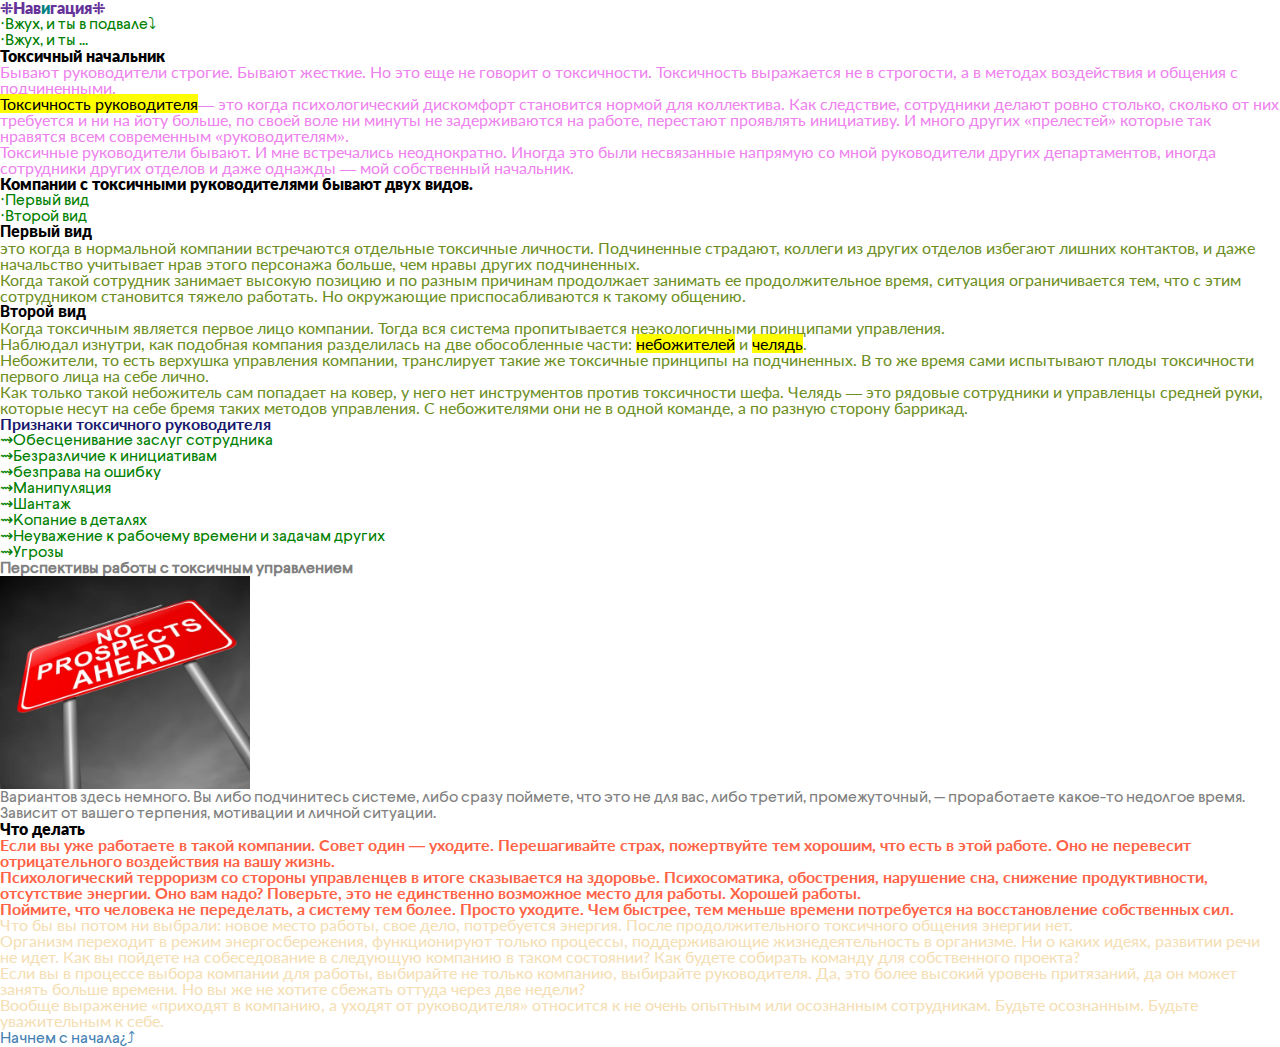
<file: lesson_4/index.html>
<!DOCTYPE html>
<html lang="ru">

<head>
	<meta charset="UTF-8">
	<meta http-equiv="X-UA-Compatible" content="IE=edge">
	<meta name="viewport" content="width=device-width, initial-scale=1.0">
	<title>lesson 4</title>
	<link rel="stylesheet" href="css/reset.css">
	<link rel="stylesheet" href="css/style.css">
</head>

<body>
	<div class="container">
		<header id="header" class="header">
			<div class="header-container">
				<h2 class="header-title">&#8284;Нав<span>и</span>гация&#8284;</h2>
				<ul>
					<li><a href="#footer">&#8231;Вжух, и ты в подвале&#10549;</a></li>
					<li title="Довжухался, эта ссылка (но ссылкой это и не было) не работает&#9731; ">&#8231;Вжух, и ты
						&#46;&#46;&#46;</li>
				</ul>
			</div>
		</header>
		<main class="main">
			<div class="main-container">
				<div class="toxic-chief">
					<h1>Токсичный начальник</h1>
					<p>Бывают руководители строгие. Бывают жесткие. Но это еще не говорит о токсичности.
						Токсичность выражается не в строгости, а в методах воздействия и общения с подчиненными.</p>
					<p><mark>Токсичность руководителя</mark>— это когда психологический дискомфорт становится нормой для
						коллектива. Как следствие, сотрудники делают ровно столько, сколько от них требуется и ни на йоту
						больше, по своей
						воле ни минуты не задерживаются на работе, перестают проявлять инициативу. И много других «прелестей»
						которые так нравятся всем современным &#171;руководителям&#187;.</p>
					<p>Токсичные руководители бывают. И мне встречались неоднократно. Иногда это были несвязанные напрямую со
						мной руководители других департаментов, иногда сотрудники других отделов и даже однажды — мой
						собственный начальник.</p>
				</div>
				<div class="types-of-bosses">
					<h2>Компании с токсичными руководителями бывают двух видов.</h2>
					<ul>
						<li><a href="#first">&#8231;Первый вид</a></li>
						<li><a href="#second">&#8231;Второй вид</a></li>
					</ul>
					<div id="first">
						<h3>Первый вид</h3>
						<p>это когда в нормальной компании встречаются отдельные токсичные личности. Подчиненные страдают,
							коллеги
							из других отделов избегают лишних контактов, и даже начальство учитывает нрав этого персонажа
							больше,
							чем
							нравы других подчиненных.<br>
							Когда такой сотрудник занимает высокую позицию и по разным причинам продолжает занимать ее
							продолжительное время, ситуация ограничивается тем, что с этим сотрудником становится тяжело
							работать.
							Но
							окружающие приспосабливаются к такому общению.</p>
					</div>
					<div id="second">
						<h3>Второй вид</h3>
						<p>Когда токсичным является первое лицо компании. Тогда вся система пропитывается
							неэкологичными принципами управления. <br>
							Наблюдал изнутри, как подобная компания разделилась на две обособленные части:
							<mark>небожителей</mark> и <mark>челядь</mark>. <br>
							<span>Небожители, то есть верхушка управления компании, транслирует такие же токсичные принципы на
								подчиненных.</span> В то же время сами испытывают плоды токсичности первого лица на себе лично.
							<br>
							Как только такой небожитель сам попадает на ковер, у него нет инструментов против токсичности шефа.
							<span>Челядь — это рядовые сотрудники и управленцы средней руки, которые несут на себе бремя таких
								методов управления.</span> С небожителями они не в одной команде, а по разную сторону баррикад.
						</p>
					</div>
				</div>
				<div class="signs-of-toxicity">
					<h2>Признаки токсичного руководителя</h2>
					<ul>
						<li>&#8669;Обесценивание заслуг сотрудника</li>
						<li title="Как например попросить дальтоника принести красное яблоко">&#8669;Безразличие к инициативам
						</li>
						<li>&#8669;безправа на ошибку</li>
						<li>&#8669;Манипуляция</li>
						<li><a href="https://ru.wikipedia.org/wiki/%D0%A8%D0%B0%D0%BD%D1%82%D0%B0%D0%B6"
								target="_blank">&#8669;Шантаж</a></li>
						<li><a href="img/digging.jpg" target="_blank">&#8669;Копание в деталях</a></li>
						<li>&#8669;Неуважение к рабочему времени и задачам других</li>
						<li>&#8669;Угрозы</li>
					</ul>
				</div>
				<div class="prospects">
					<h2>Перспективы работы с токсичным управлением</h2>
					<img src="img/no-prospects.jpg" alt="Дорожный знак с надписью - Нет перспектив" width="250">
					<p>Вариантов здесь немного. Вы либо подчинитесь системе, либо сразу поймете, что это не для вас, либо
						третий, промежуточный, — проработаете какое-то недолгое время. Зависит от вашего терпения, мотивации и
						личной ситуации.
					</p>
				</div>
				<div class="what-to-do">
					<h2 class="what-to-do-title">Что делать</h2>
					<p>
						Если вы уже работаете в такой компании. Совет один — уходите. Перешагивайте страх, пожертвуйте тем
						хорошим, что есть в этой работе. Оно не перевесит отрицательного воздействия на вашу жизнь. <br>
						Психологический терроризм со стороны управленцев в итоге сказывается на здоровье. Психосоматика,
						обострения, нарушение сна, снижение продуктивности, отсутствие энергии. Оно вам надо? Поверьте, это не
						единственно возможное место для работы. Хорошей работы. <br>
						Поймите, что человека не переделать, а систему тем более. Просто уходите. Чем быстрее, тем меньше
						времени потребуется на восстановление собственных сил.
					</p>
					<p class="wheat">
						Что бы вы потом ни выбрали: новое место работы, свое дело, потребуется энергия. После продолжительного
						токсичного общения энергии нет. <br>
						Организм переходит в режим энергосбережения, функционируют только процессы, поддерживающие
						жизнедеятельность в организме. Ни о каких идеях, развитии речи не идет. Как вы пойдете на
						собеседование в следующую компанию в таком состоянии? Как будете собирать команду для собственного
						проекта? <br>
						Если вы в процессе выбора компании для работы, выбирайте не только компанию, выбирайте руководителя.
						Да, это более высокий уровень притязаний, да он может занять больше времени. Но вы же не хотите
						сбежать оттуда через две недели? <br>
						Вообще выражение «приходят в компанию, а уходят от руководителя» относится к не очень опытным или
						осознанным сотрудникам. Будьте осознанным. Будьте уважительным к себе.
					</p>
				</div>
			</div>
		</main>
		<footer id="footer" class="footer">
			<div class="footer-container">
				<a href="#header" title="а почему бы и нет?">Начнем с начала&#191;&#10548;</a>
			</div>
		</footer>
	</div>
</body>

</html>
</file>
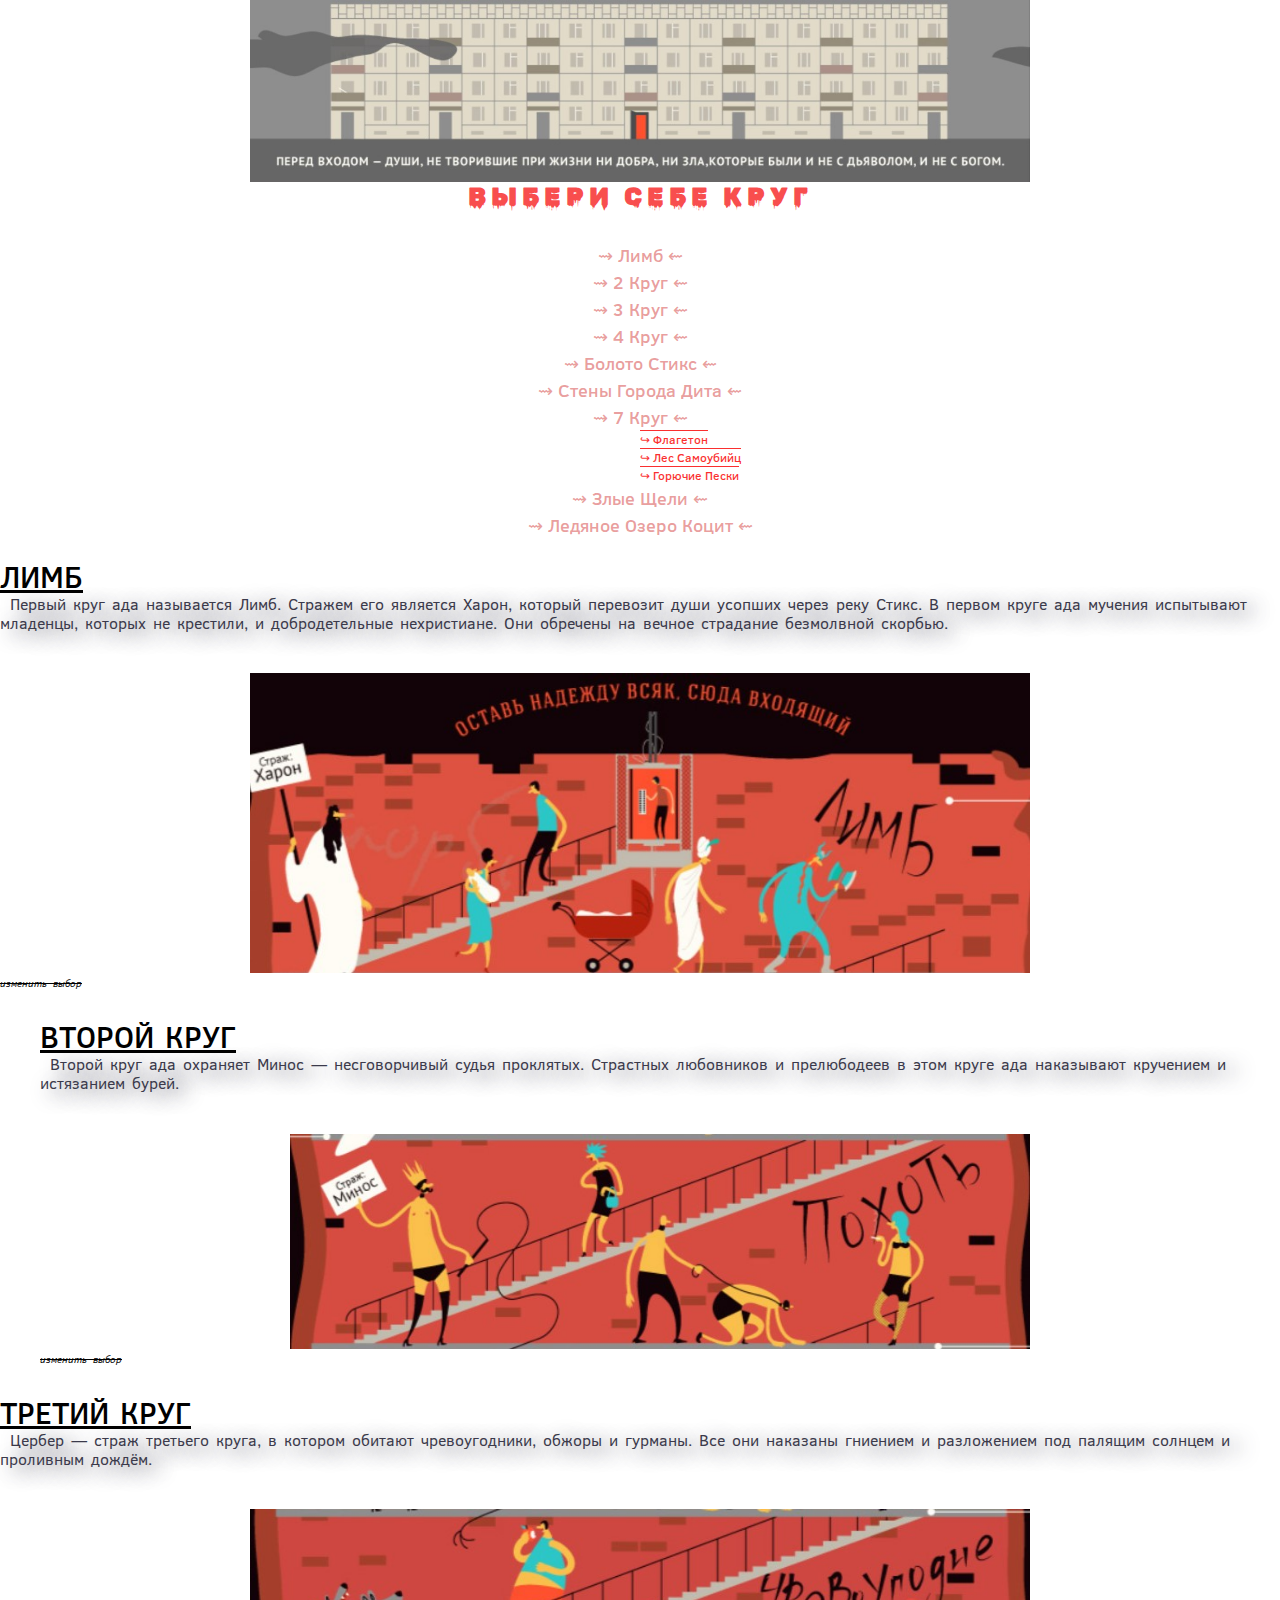
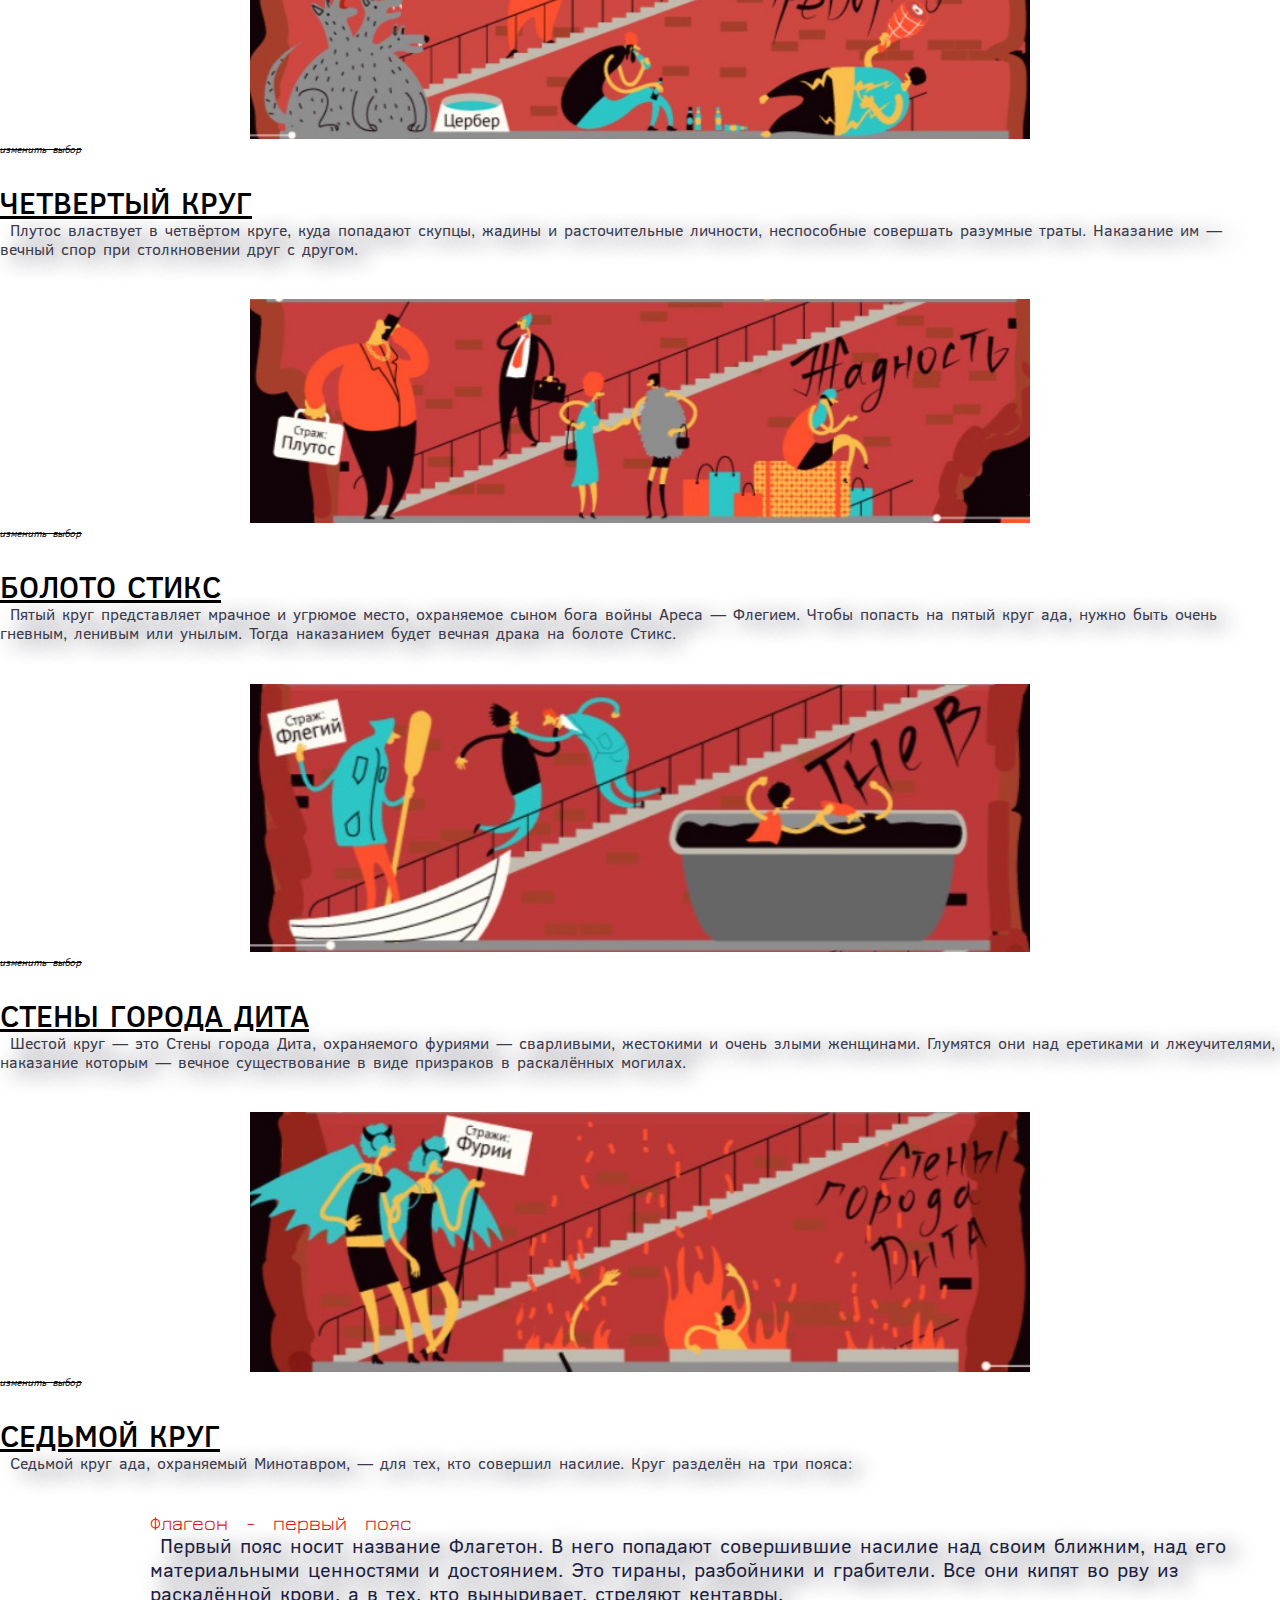
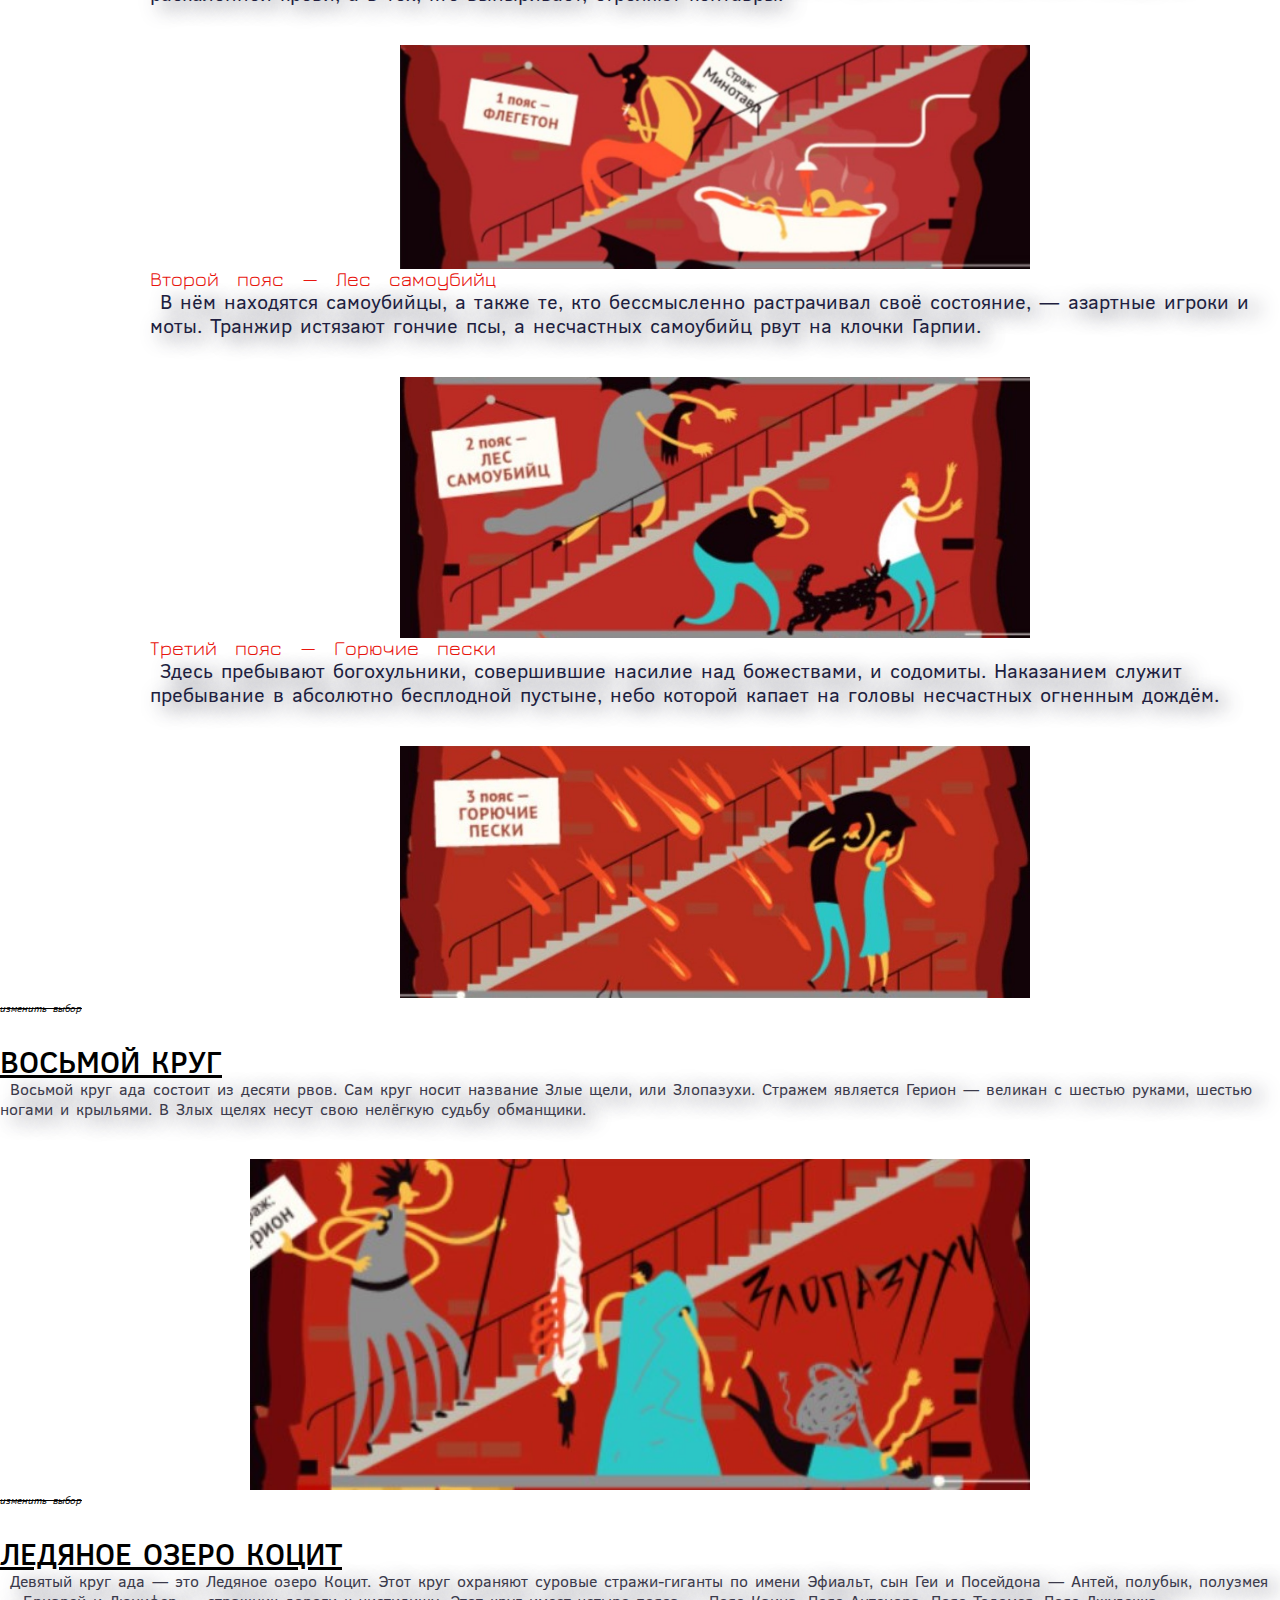
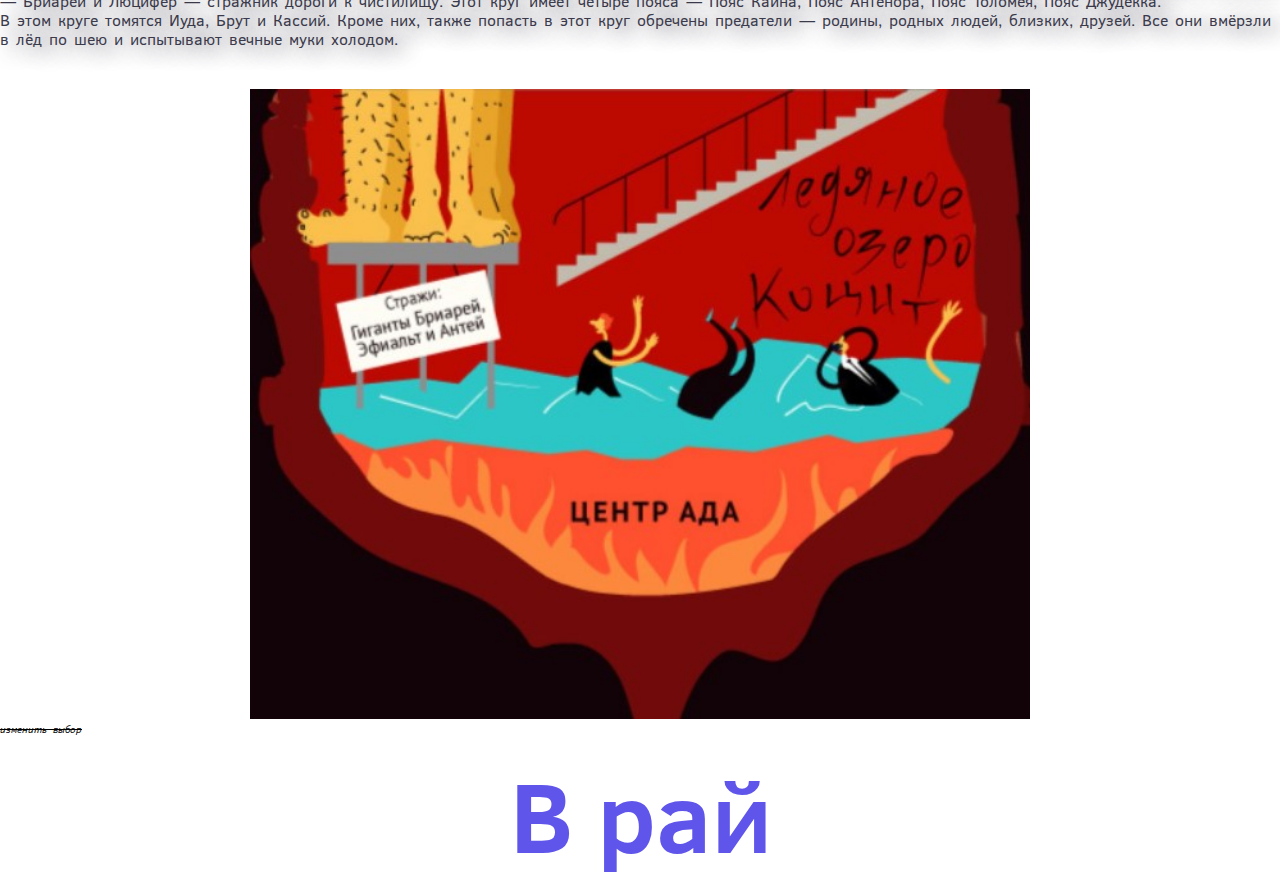
<file: lesson_5/index.html>
<!DOCTYPE html>
<html lang="ru">

<head>
	<meta charset="UTF-8">
	<meta http-equiv="X-UA-Compatible" content="IE=edge">
	<meta name="viewport" content="width=device-width, initial-scale=1.0">
	<title>lesson 5</title>
	<link rel="stylesheet" href="css/reset.css">
	<link rel="stylesheet" href="css/style.css">
</head>

<body>
	<div class="container">
		<header class="header">
			<div class="header-container">
				<img src="img/entrance.jpg" alt="Пяти этажное здание их еще называют хрущевками">
				<h1 id="choice">Выбери себе круг</h1>
				<ul>
					<li><a href="#limb">&#8669; Лимб &#8668;</a></li>
					<li><a href="#second-circle">&#8669; <span>2</span> Круг &#8668;</a></li>
					<li><a href=" #third-circle">&#8669; <span>3</span> Круг &#8668;</a></li>
					<li><a href="#fourth-circle">&#8669; <span>4</span> Круг &#8668;</a></li>
					<li><a href="#styx-swamp">&#8669; Болото Стикс &#8668;</a></li>
					<li><a href="#city-of-dita">&#8669; Стены города <span>Дита</span> &#8668;</a></li>
					<li><a href="#seventh-circle">&#8669; <span>7</span> Круг &#8668;</a>
						<ul class="header-attachment">
							<li><a href="#flag">&#8618; Флагетон</a></li>
							<li><a href="#kill">&#8618; Лес самоубийц</a></li>
							<li><a href="#sand">&#8618; Горючие пески</a></li>
						</ul>
					</li>
					<li>
						<a href="#evil-cracks" title="Нет не те о которых ты подумал(а)">&#8669; Злые щели &#8668;</a>
					</li>
					<li><a href="#center-hell">&#8669; Ледяное озеро Коцит &#8668;</a></li>
				</ul>
			</div>
		</header>
		<main class="main">
			<div class="main-container">
				<div class="limb">
					<h2 id="limb" class="title">Лимб</h2>
					<p> Первый круг ада называется Лимб. Стражем его является Харон, который перевозит души усопших через
						реку
						Стикс. В первом круге ада мучения испытывают младенцы, которых не крестили, и добродетельные
						нехристиане.
						Они обречены на вечное страдание безмолвной скорбью.</p>
					<img src="img/limb.jpg" alt="первый круг ада в представлении Данте">
					<a href="#choice">изменить выбор</a>
				</div>
				<div class="second-circle">
					<h2 id="second-circle" class="title">Второй круг</h2>
					<p>Второй круг ада охраняет Минос — несговорчивый судья проклятых. Страстных любовников и прелюбодеев в
						этом круге ада наказывают кручением и истязанием бурей.</p>
					<img src="img/second-circle.jpg" alt="второй круг ада в представлении Данте">
					<a href="#choice">изменить выбор</a>
				</div>
				<div class="third-circle">
					<h2 id="third-circle" class="title">Третий круг</h2>
					<p>Цербер — страж третьего круга, в котором обитают чревоугодники, обжоры и гурманы. Все они наказаны
						гниением и разложением под палящим солнцем и проливным дождём.</p>
					<img src="img/third-circle.jpg" alt="третий круг ада в представлении Данте">
					<a href="#choice">изменить выбор</a>
				</div>
				<div class="fourth-circle">
					<h2 id="fourth-circle" class="title">Четвертый круг</h2>
					<p>Плутос властвует в четвёртом круге, куда попадают скупцы, жадины и расточительные личности,
						неспособные совершать разумные траты. Наказание им — вечный спор при столкновении друг с другом.</p>
					<img src="img/fourth-circle.jpg" alt="четвертый круг ада в представлении Данте">
					<a href="#choice">изменить выбор</a>
				</div>
				<div class="styx-swamp">
					<h2 id="styx-swamp" class="title">Болото Стикс</h2>
					<p>Пятый круг представляет мрачное и угрюмое место, охраняемое сыном бога войны Ареса — Флегием. Чтобы
						попасть на пятый круг ада, нужно быть очень гневным, ленивым или унылым. Тогда наказанием будет вечная
						драка на болоте Стикс.</p>
					<img src="img/styx-wamp.jpg" alt="пятий круг ада в представлении Данте">
					<a href="#choice">изменить выбор</a>
				</div>
				<div class="city-of-dita">
					<h2 id="city-of-dita" class="title">Стены города Дита</h2>
					<p>Шестой круг — это Стены города Дита, охраняемого фуриями — сварливыми, жестокими и очень злыми
						женщинами. Глумятся они над еретиками и лжеучителями, наказание которым — вечное существование в виде
						призраков в раскалённых могилах.</p>
					<img src="img/city-of-dita.jpg" alt="шестой круг ада в представлении Данте">
					<a href="#choice">изменить выбор</a>
				</div>
				<div class="seventh-circle">
					<h2 id="seventh-circle" class="title">Седьмой круг</h2>
					<p>Седьмой круг ада, охраняемый Минотавром, — для тех, кто совершил насилие.
						Круг разделён на три пояса:</p>
					<div class="belt">
						<h3 id="flag">Флагеон - первый пояс</h3>
						<p>Первый пояс носит название Флагетон. В него попадают совершившие насилие над своим ближним, над его
							материальными ценностями и достоянием. Это тираны, разбойники и грабители. Все они кипят во рву из
							раскалённой крови, а в тех, кто выныривает, стреляют кентавры.</p>
						<img src="img/flag.jpg" alt="первый пояс седьмого круга ада в представлении Данте">
					</div>
					<div class="belt">
						<h3 id="kill">Второй пояс — Лес самоубийц</h3>
						<p>В нём находятся самоубийцы, а также те, кто бессмысленно растрачивал
							своё состояние, — азартные игроки и моты. Транжир истязают гончие псы, а несчастных самоубийц рвут
							на клочки Гарпии.</p>
						<img src="img/kill.jpg" alt="второй пояс седьмого круга ада в представлении Данте">
					</div>
					<div class="belt">
						<h3 id="sand">Третий пояс — Горючие пески</h3>
						<p>Здесь пребывают богохульники, совершившие насилие над божествами, и
							содомиты. Наказанием служит пребывание в абсолютно бесплодной пустыне, небо которой капает на
							головы несчастных огненным дождём.</p>
						<img src="img/sand.jpg" alt="третий пояс седьмого круга ада в представлении Данте">
					</div>
					<a href="#choice">изменить выбор</a>
				</div>
				<div class="evil-cracks">
					<h2 id="evil-cracks" class="title">Восьмой круг</h2>
					<p>Восьмой круг ада состоит из десяти рвов. Сам круг носит название Злые щели, или Злопазухи.
						Стражем является Герион — великан с шестью руками, шестью ногами и крыльями. В Злых щелях несут свою
						нелёгкую судьбу обманщики.</p>
					<img src="img/evil-cracks.jpg" alt="восьмой круг ада в представлении Данте">
					<a href="#choice">изменить выбор</a>
				</div>
				<div class="center-hell">
					<h2 id="center-hell" class="title">Ледяное озеро Коцит</h2>
					<p>Девятый круг ада — это Ледяное озеро Коцит. Этот круг охраняют суровые стражи-гиганты по имени
						Эфиальт, сын Геи и Посейдона — Антей, полубык, полузмея — Бриарей и Люцифер — стражник дороги к
						чистилищу. Этот круг имеет четыре пояса — Пояс Каина, Пояс Антенора, Пояс Толомея, Пояс Джудекка.
						<br>
						В этом круге томятся Иуда, Брут и Кассий. Кроме них, также попасть в этот круг обречены предатели —
						родины, родных людей, близких, друзей. Все они вмёрзли в лёд по шею и испытывают вечные муки холодом.
					</p>
					<img src="img/center-hell.jpg" alt="девятый круг ада в представлении Данте">
					<a href="#choice">изменить выбор</a>
				</div>
			</div>
		</main>
		<footer class="footer">
			<div id="footer" class="footer-container">
				<a href="#footer" title="Если ты здесь то для тебя рая нет, чревоугодник!">В рай</a>
			</div>
		</footer>
	</div>
</body>

</html>
</file>
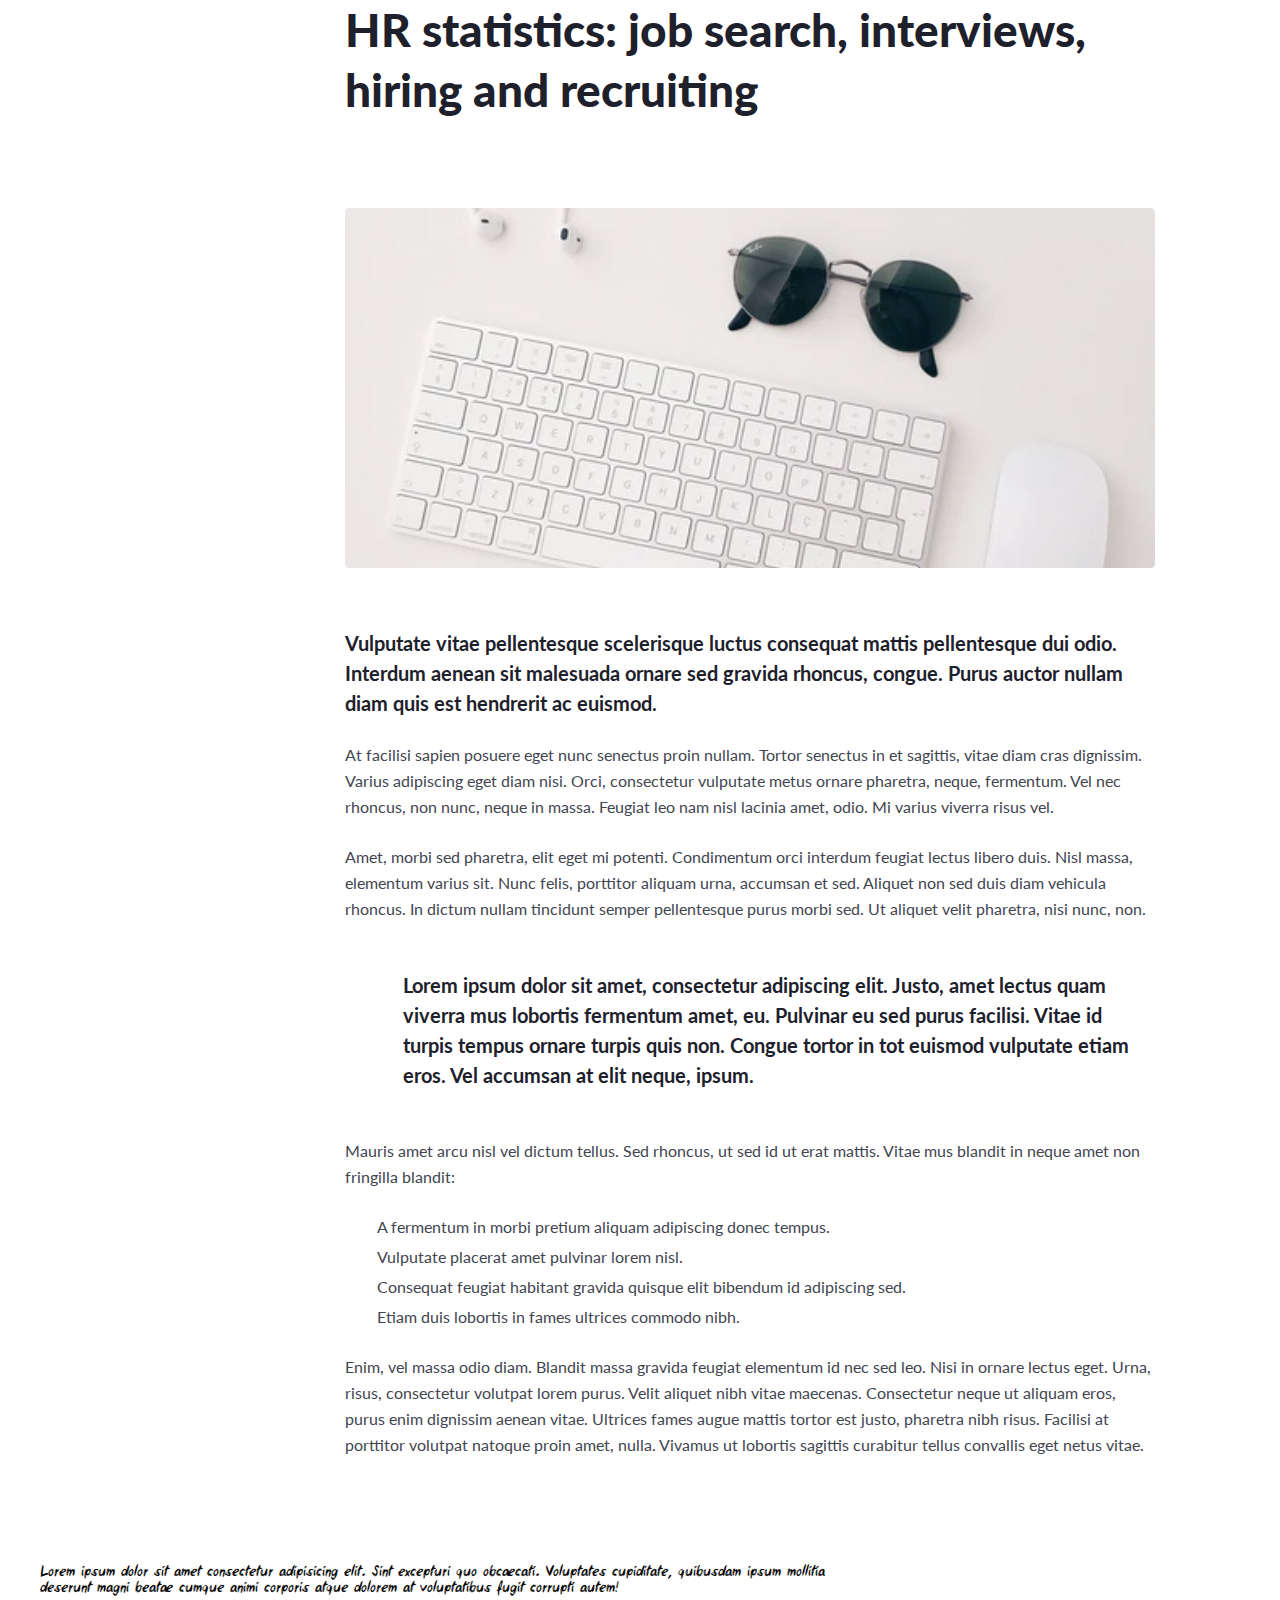
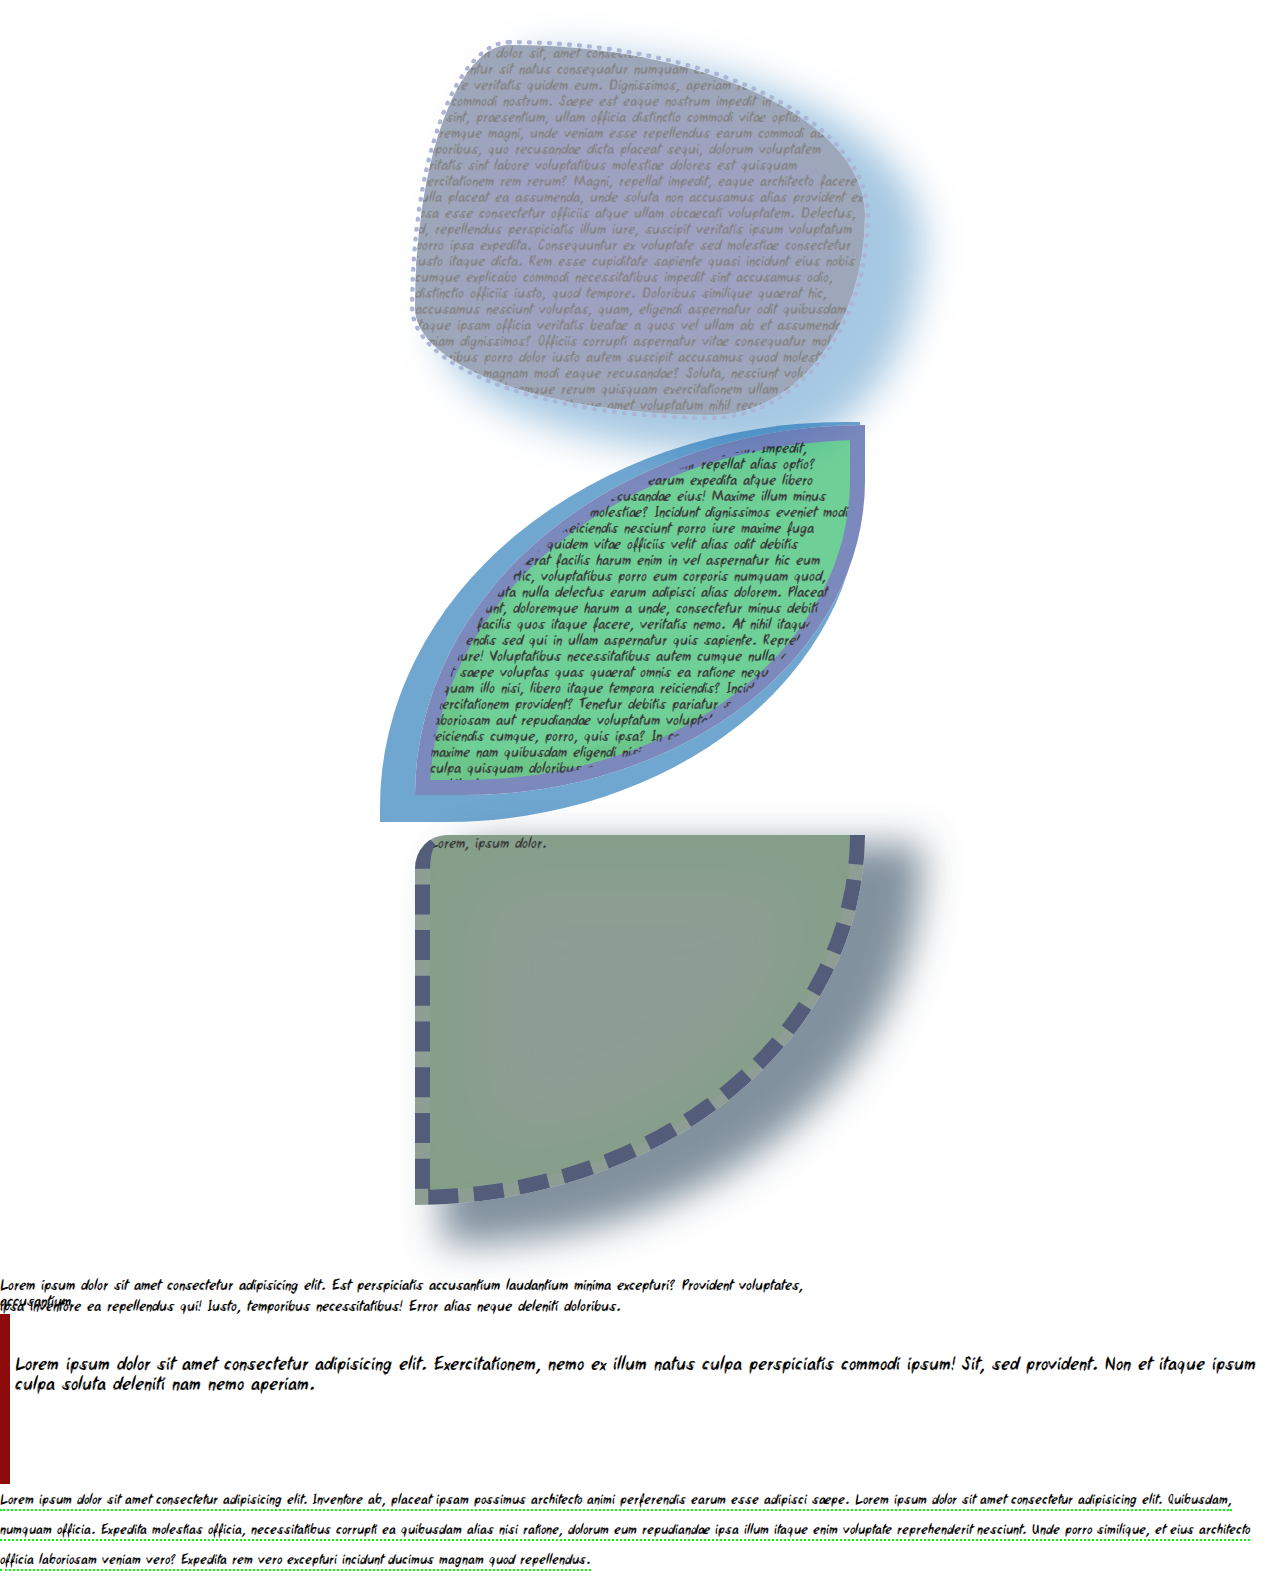
<file: lesson_6/index.html>
<!DOCTYPE html>
<html lang="zxx">

<head>
	<meta charset="UTF-8">
	<meta http-equiv="X-UA-Compatible" content="IE=edge">
	<meta name="viewport" content="width=device-width, initial-scale=1.0">
	<title>lesson 6</title>
	<link rel="stylesheet" href="css/reset.css">
	<link rel="stylesheet" href="css/style.css">
</head>

<body>
	<div class="container">
		<header class="header">
			<div class="header-container">
				<p>Я хедер</p>
			</div>
		</header>
		<main class="main">
			<div class="main-container">
				<h1 class="main-title black">HR statistics: job search, interviews, hiring and recruiting</h1>
				<img class="main-img" src="img/photo.jpg"
					alt="White keyboards and nearby dark glasses on a gray background">
				<p class="text-bold black more-style">Vulputate vitae pellentesque scelerisque luctus consequat mattis
					pellentesque
					dui odio. Interdum aenean sit
					malesuada ornare sed gravida rhoncus, congue. Purus auctor nullam diam quis est hendrerit ac euismod.
				</p>
				<div class="text">
					<p>At facilisi sapien posuere eget nunc senectus proin nullam. Tortor senectus in et sagittis,
						vitae diam cras
						dignissim. Varius adipiscing eget diam nisi. Orci, consectetur vulputate metus ornare pharetra, neque,
						fermentum. Vel nec rhoncus, non nunc, neque in massa. Feugiat leo nam nisl lacinia amet, odio. Mi
						varius
						viverra risus vel.
					</p>
					<p>
						Amet, morbi sed pharetra, elit eget mi potenti. Condimentum orci interdum feugiat lectus libero duis.
						Nisl
						massa, elementum varius sit. Nunc felis, porttitor aliquam urna, accumsan et sed. Aliquet non sed duis
						diam
						vehicula rhoncus. In dictum nullam tincidunt semper pellentesque purus morbi sed. Ut aliquet velit
						pharetra,
						nisi nunc, non.
					</p>
				</div>
				<p class="quote black more-style">Lorem ipsum dolor sit amet, consectetur adipiscing elit. Justo, amet
					lectus
					quam
					viverra mus lobortis
					fermentum amet, eu. Pulvinar eu sed purus facilisi. Vitae id turpis tempus ornare turpis quis non. Congue
					tortor in tot euismod vulputate etiam eros. Vel accumsan at elit neque, ipsum.</p>
				<p>
					Mauris amet arcu nisl vel dictum tellus. Sed rhoncus, ut sed id ut erat mattis. Vitae mus blandit in
					neque
					amet non fringilla blandit:
				</p>
				<ul class="main-list">
					<li class="list-item">A fermentum in morbi pretium aliquam adipiscing donec tempus.</li>
					<li class="list-item">Vulputate placerat amet pulvinar lorem nisl.</li>
					<li class="list-item">Consequat feugiat habitant gravida quisque elit bibendum id adipiscing sed.</li>
					<li class="list-item">Etiam duis lobortis in fames ultrices commodo nibh.</li>
				</ul>
				<p>Enim, vel massa odio diam. Blandit massa gravida feugiat elementum id nec sed leo. Nisi in ornare lectus
					eget. Urna, risus, consectetur volutpat lorem purus. Velit aliquet nibh vitae maecenas. Consectetur neque
					ut
					aliquam eros, purus enim dignissim aenean vitae. Ultrices fames augue mattis tortor est justo, pharetra
					nibh
					risus. Facilisi at porttitor volutpat natoque proin amet, nulla. Vivamus ut lobortis sagittis curabitur
					tellus convallis eget netus vitae.</p>
			</div>

			<div class="training">
				<p class="minmax">Lorem ipsum dolor sit amet consectetur adipisicing elit. Sint excepturi quo obcaecati.
					Voluptates
					cupiditate, quibusdam ipsum mollitia deserunt magni beatae cumque animi corporis atque dolorem at
					voluptatibus fugit corrupti autem!</p>
				<p class="overflow-auto">
					Lorem ipsum dolor sit, amet consectetur adipisicing elit. A cumque itaque consequuntur sit natus
					consequatur
					numquam culpa repellat harum, in, voluptate veritatis quidem eum. Dignissimos, aperiam reiciendis omnis
					nobis totam commodi nostrum. Saepe est eaque nostrum impedit in nesciunt ut vero sint, praesentium, ullam
					officia distinctio commodi vitae optio! Doloremque magni, unde veniam esse repellendus earum commodi aut
					temporibus, quo recusandae dicta placeat sequi, dolorum voluptatem veritatis sint labore voluptatibus
					molestiae dolores est quisquam exercitationem rem rerum? Magni, repellat impedit, eaque architecto facere
					nulla placeat ea assumenda, unde soluta non accusamus alias provident ex ipsa esse consectetur officiis
					atque ullam obcaecati voluptatem. Delectus, id, repellendus perspiciatis illum iure, suscipit veritatis
					ipsum voluptatum porro ipsa expedita. Consequuntur ex voluptate sed molestiae consectetur iusto itaque
					dicta. Rem esse cupiditate sapiente quasi incidunt eius nobis cumque explicabo commodi necessitatibus
					impedit sint accusamus odio, distinctio officiis iusto, quod tempore. Doloribus similique quaerat hic,
					accusamus nesciunt voluptas, quam, eligendi aspernatur odit quibusdam at itaque ipsam officia veritatis
					beatae a quos vel ullam ab et assumenda veniam dignissimos? Officiis corrupti aspernatur vitae
					consequatur
					molestiae temporibus porro dolor iusto autem suscipit accusamus quod molestias, laudantium magnam modi
					eaque
					recusandae? Soluta, nesciunt voluptate? Est aliquam doloremque rerum quisquam exercitationem ullam eius,
					ab
					cupiditate deserunt quis itaque amet voluptatum nihil recusandae pariatur minus at odio iste ducimus
					placeat
					odit animi numquam cum. Reprehenderit quas incidunt et, maxime delectus reiciendis ullam, eaque ducimus
					recusandae, numquam commodi. Aperiam, cumque exercitationem qui amet blanditiis maiores quaerat sed quis.
					Atque quasi praesentium tenetur libero, non at dignissimos, animi nulla hic itaque saepe deserunt quos.
					Sit
					sequi quo rerum nemo sapiente eum nisi voluptatibus. Incidunt, velit rerum corrupti numquam architecto
					accusantium iste, explicabo nihil tempora quod consectetur error? Consectetur accusamus facere eligendi
					repellendus! Commodi dolore vel quam modi voluptatem nesciunt quisquam, reiciendis laborum
					necessitatibus?
					Dolore vitae sunt eum, delectus cum fugiat suscipit corrupti nemo eligendi est explicabo reprehenderit
					quaerat? Et dolores, ipsa dignissimos atque itaque fugit aut neque doloremque incidunt error
					voluptatibus?
					Recusandae sapiente ab et pariatur iure, magni corrupti illum expedita. Modi minima impedit, totam nihil,
					aut atque sunt deleniti debitis cupiditate harum sit dolores fugit illum commodi provident, quae corrupti
					vero voluptas officiis? Fuga autem sunt atque eaque in quos reiciendis quaerat molestiae rem numquam
					consectetur voluptatem illum, quas ipsum. Corrupti, ipsam perferendis! Totam maiores alias tenetur,
					mollitia
					ab consectetur iure facilis! Ratione aut eos non iusto vero autem, magnam sequi voluptates!
				</p>
				<p class="overflow-hidden">
					Lorem ipsum dolor sit amet consectetur adipisicing elit. Impedit, distinctio? Nisi facilis voluptate nemo
					incidunt repellat alias optio? Quam ullam, nam veniam culpa illum earum expedita atque libero obcaecati
					maiores magnam id recusandae eius! Maxime illum minus perspiciatis deserunt quis molestiae? Incidunt
					dignissimos eveniet modi quasi ipsum dolorem. Reiciendis nesciunt porro iure maxime fuga inventore natus
					ex,
					quidem vitae officiis velit alias odit debitis repudiandae quaerat facilis harum enim in vel aspernatur
					hic
					eum laborum nam! Hic, voluptatibus porro eum corporis numquam quod, quos at soluta nulla delectus earum
					adipisci alias dolorem. Placeat non est sunt, doloremque harum a unde, consectetur minus debitis quidem
					facilis quos itaque facere, veritatis nemo. At nihil itaque, perferendis sed qui in ullam aspernatur quis
					sapiente. Reprehenderit, iste iure! Voluptatibus necessitatibus autem cumque nulla excepturi velit saepe
					voluptas quas quaerat omnis ea ratione neque dignissimos aliquam illo nisi, libero itaque tempora
					reiciendis? Incidunt nam exercitationem provident? Tenetur debitis pariatur sequi labore odit ut
					laboriosam
					aut repudiandae voluptatum voluptatem ex magnam impedit reiciendis cumque, porro, quis ipsa? In
					consequatur,
					a eveniet ratione maxime nam quibusdam eligendi nisi enim ipsum, at sequi. Asperiores culpa quisquam
					doloribus aperiam dolor ab dolorem sunt tempora! Vel architecto quos repudiandae totam quas doloremque
					eaque
					cumque aspernatur temporibus suscipit, reprehenderit voluptates facilis repellat est similique
					consequatur
					eius modi fugiat possimus exercitationem nobis, reiciendis soluta placeat tempora. Deserunt, explicabo
					tempore. Tempora voluptate labore explicabo ex autem, sit necessitatibus repellat impedit esse eius, ad
					incidunt fugit? Exercitationem, quasi illum dolores veritatis obcaecati quod veniam.
				</p>
				<p class="overflow-scroll">Lorem, ipsum dolor.</p>
				<p class="visibility">Lorem ipsum dolor sit amet consectetur adipisicing elit. Minus, quia ratione? Ad, ea,
					provident similique accusantium tempora, nostrum veritatis aspernatur perferendis officiis quia culpa
					adipisci odio maxime? Repudiandae, incidunt ipsa.</p>
				<p>Lorem ipsum dolor sit amet consectetur adipisicing elit. Est perspiciatis accusantium laudantium minima
					excepturi? Provident voluptates, <a class="display-block" href="index.html">accusantium</a> ipsa
					inventore
					ea repellendus qui!
					Iusto, temporibus
					necessitatibus! Error alias neque deleniti doloribus.</p>
				<span class="display-inline-block">Lorem ipsum dolor sit amet consectetur adipisicing elit. Exercitationem,
					nemo ex illum natus culpa perspiciatis commodi ipsum! Sit, sed provident. Non et itaque ipsum culpa
					soluta
					deleniti nam nemo aperiam.</span>
				<div class="display-inline">Lorem ipsum dolor sit amet consectetur adipisicing elit. Inventore ab, placeat
					ipsam possimus architecto animi perferendis earum esse adipisci saepe. Lorem ipsum dolor sit amet
					consectetur adipisicing elit. Quibusdam, numquam officia. Expedita molestias officia, necessitatibus
					corrupti ea quibusdam alias nisi ratione, dolorum eum repudiandae ipsa illum itaque enim voluptate
					reprehenderit nesciunt. Unde porro similique, et eius architecto officia laboriosam veniam vero? Expedita
					rem vero excepturi incidunt ducimus magnam quod repellendus.
				</div>
			</div>
		</main>
		<footer class="footer">
			<div class="footer-container">
				<p>Я подвал</p>
			</div>
		</footer>
	</div>
</body>


</html>
</file>
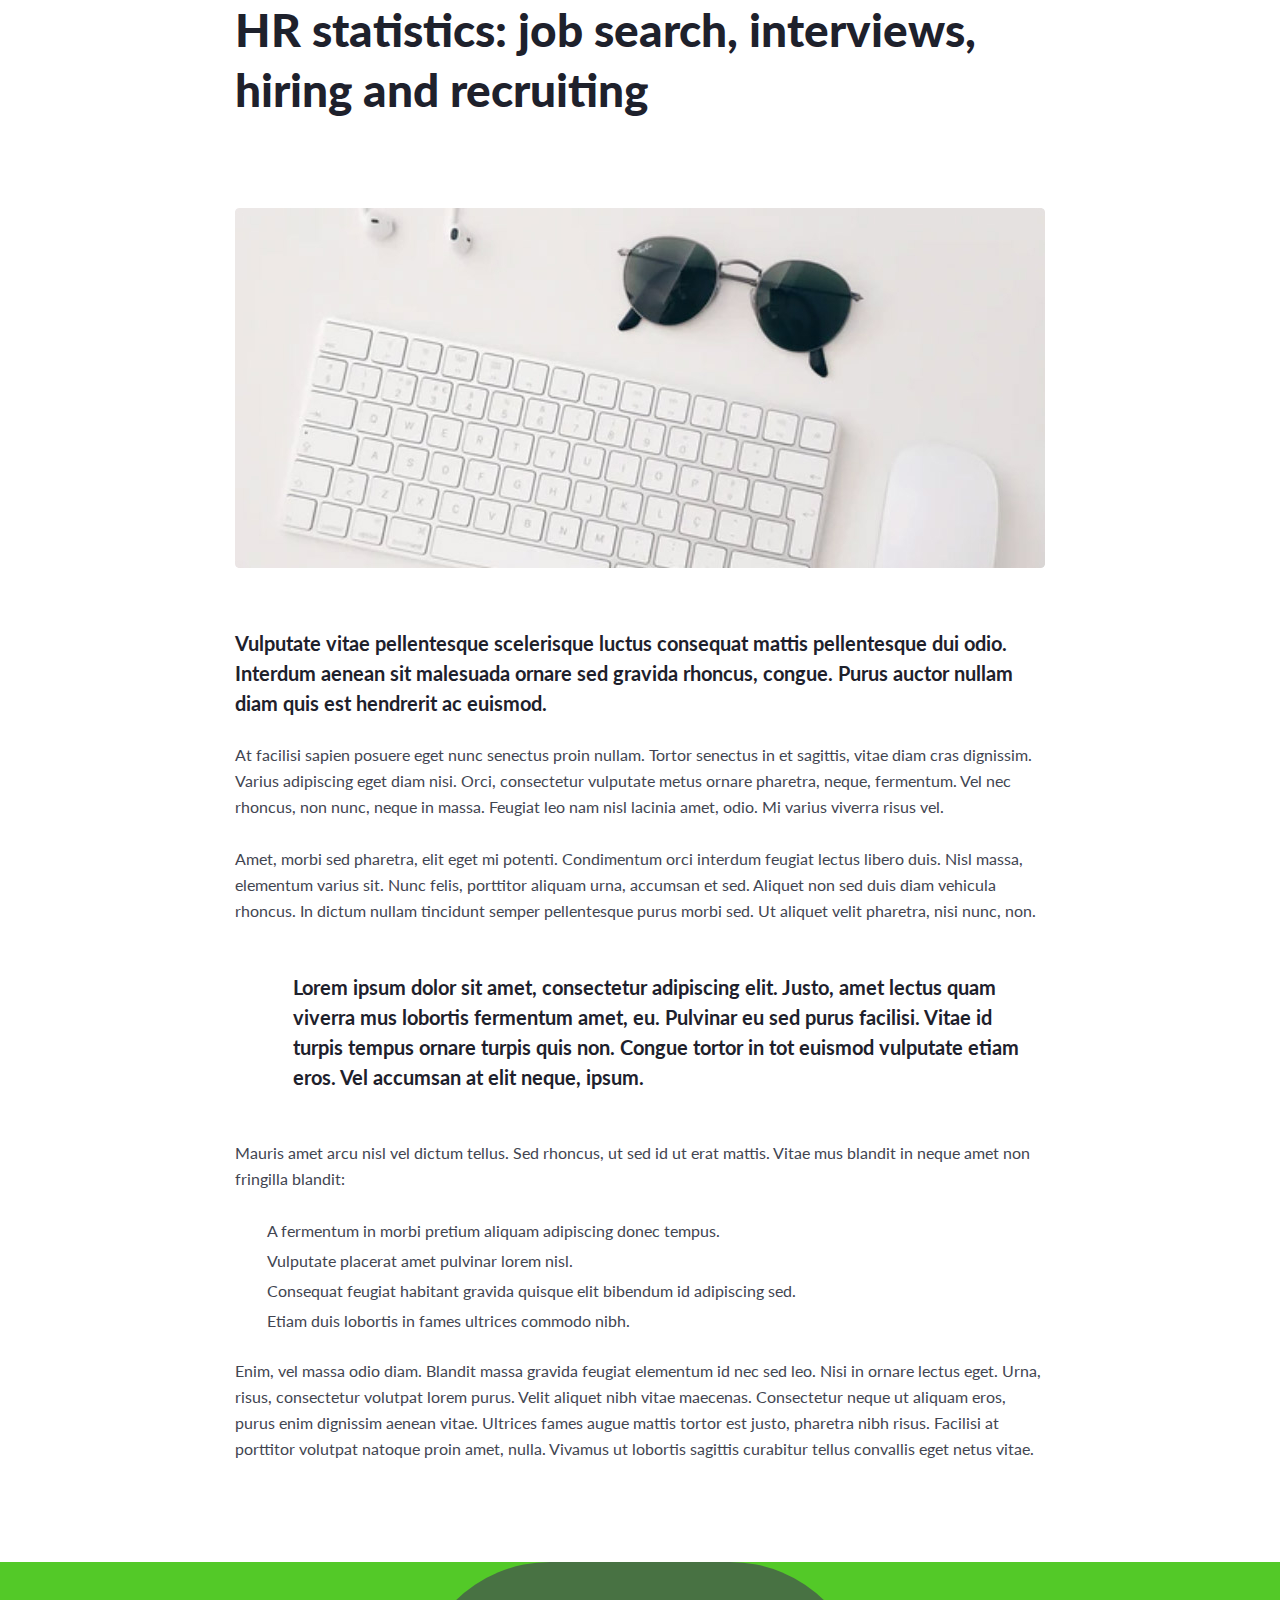
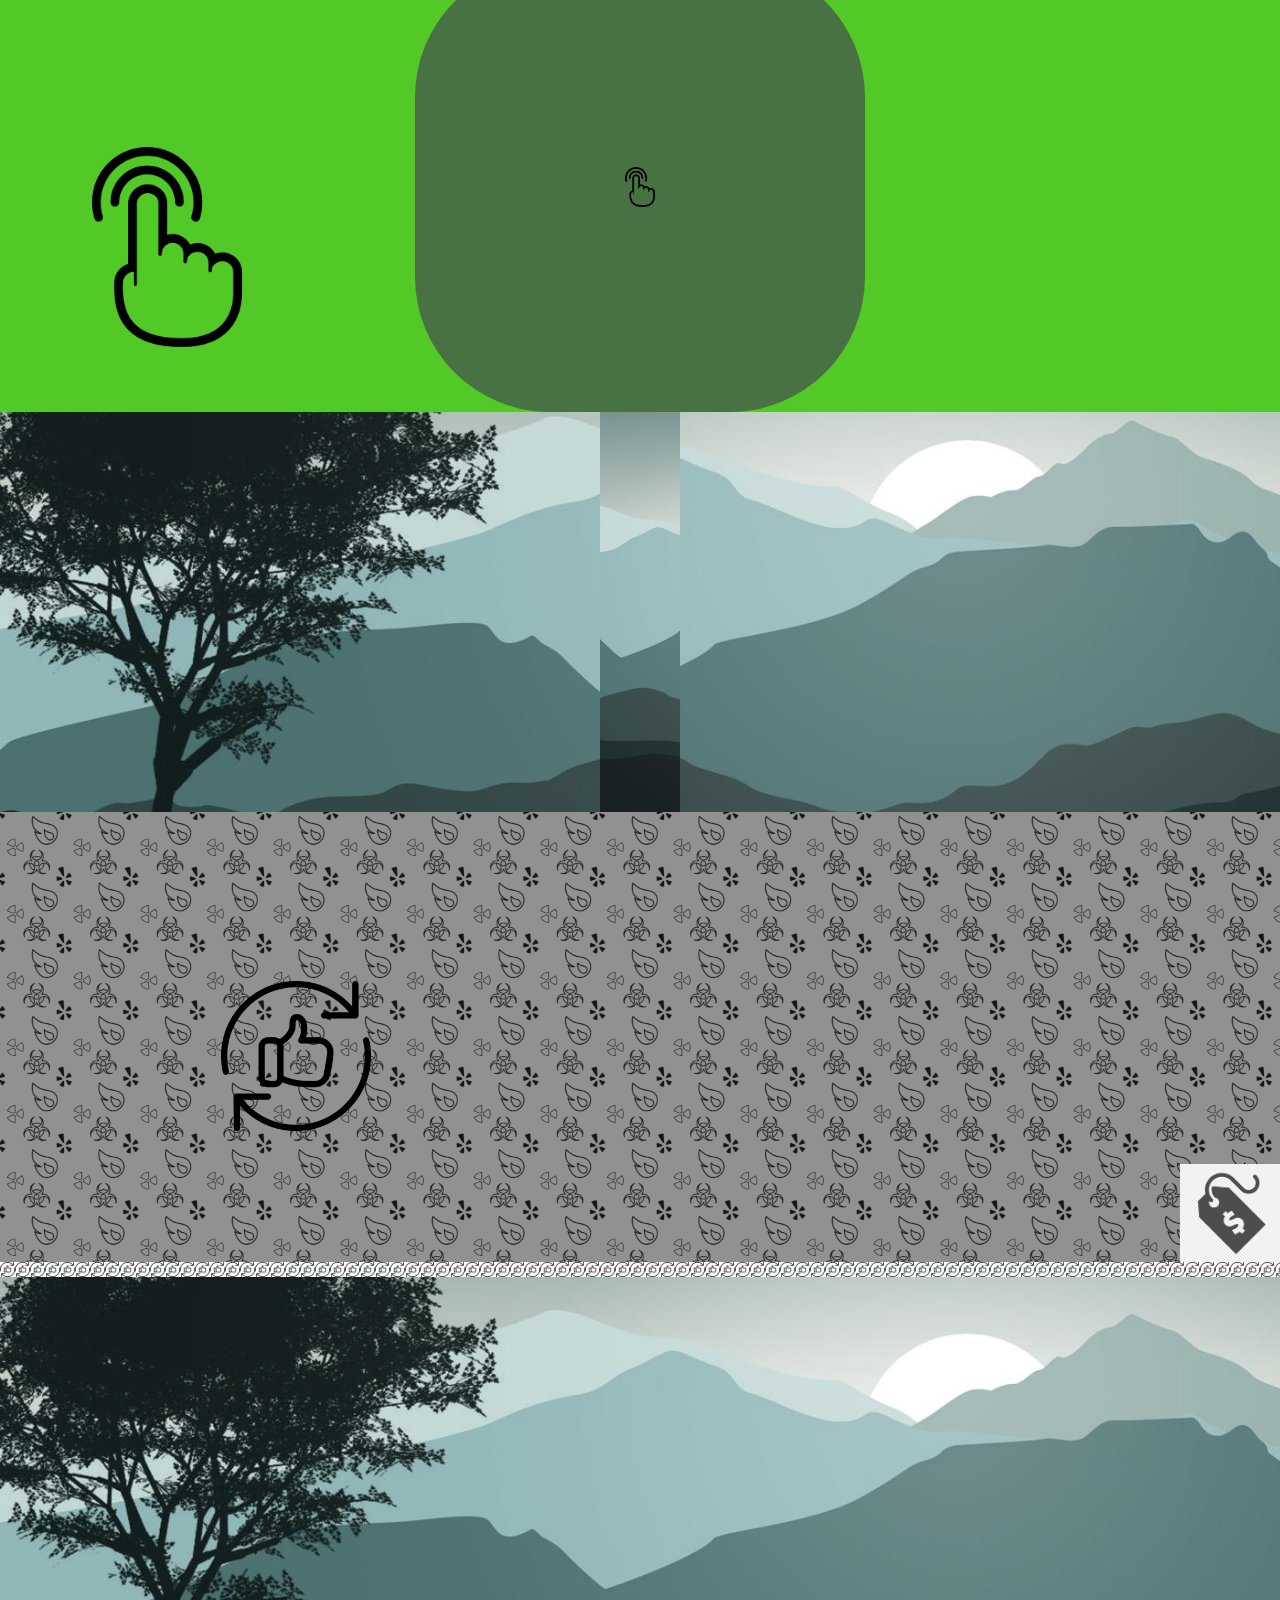
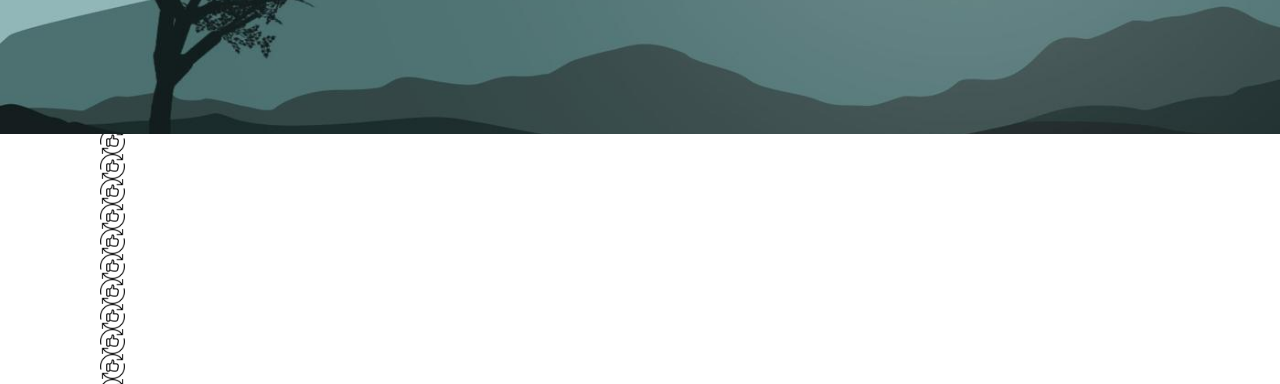
<file: lesson_7/index.html>
<!DOCTYPE html>
<html lang="en">

<head>
	<meta charset="UTF-8">
	<meta http-equiv="X-UA-Compatible" content="IE=edge">
	<meta name="viewport" content="width=device-width, initial-scale=1.0">
	<title>lesson 7</title>
	<link rel="stylesheet" href="css/reset.css">
	<link rel="stylesheet" href="css/style.css">
</head>

<body>
	<header class="header">
		<div class="header-container">
			<p>header</p>
		</div>
	</header>
	<main class="main">
		<div class="main-container">
			<h1 class="title">HR statistics: job search, interviews, hiring and recruiting</h1>
			<img class="image" src="img/hero-img.jpg" alt="The keyboard is white and black round sunglasses on gray">
			<p class="subtitle bold">
				Vulputate vitae pellentesque scelerisque luctus consequat mattis pellentesque dui odio. Interdum aenean
				sit malesuada ornare sed gravida rhoncus, congue. Purus auctor nullam diam quis est hendrerit ac euismod.
			</p>
			<div class="block-text">
				<p class="text">
					At facilisi sapien posuere eget nunc senectus proin nullam. Tortor senectus in et sagittis, vitae diam
					cras dignissim. Varius adipiscing eget diam nisi. Orci, consectetur vulputate metus ornare pharetra,
					neque, fermentum. Vel nec rhoncus, non nunc, neque in massa. Feugiat leo nam nisl lacinia amet, odio. Mi
					varius viverra risus vel.
				</p>
				<p>
					Amet, morbi sed pharetra, elit eget mi potenti. Condimentum orci interdum feugiat lectus libero duis.
					Nisl massa, elementum varius sit. Nunc felis, porttitor aliquam urna, accumsan et sed. Aliquet non sed
					duis diam vehicula rhoncus. In dictum nullam tincidunt semper pellentesque purus morbi sed. Ut aliquet
					velit pharetra, nisi nunc, non.</p>
			</div>
			<p class="quote bold">Lorem ipsum dolor sit amet, consectetur adipiscing elit. Justo, amet lectus quam viverra
				mus lobortis
				fermentum amet, eu. Pulvinar eu sed purus facilisi. Vitae id turpis tempus ornare turpis quis non. Congue
				tortor in tot euismod vulputate etiam eros. Vel accumsan at elit neque, ipsum.
			</p>
			<p class="text">Mauris amet arcu nisl vel dictum tellus. Sed rhoncus, ut sed id ut erat mattis. Vitae mus
				blandit in neque
				amet non fringilla blandit:</p>
			<ul class="list">
				<li class="list-item">A fermentum in morbi pretium aliquam adipiscing donec tempus.</li>
				<li class="list-item">Vulputate placerat amet pulvinar lorem nisl.</li>
				<li class="list-item">Consequat feugiat habitant gravida quisque elit bibendum id adipiscing sed.</li>
				<li>Etiam duis lobortis in fames ultrices commodo nibh.</li>
			</ul>
			<p>Enim, vel massa odio diam. Blandit massa gravida feugiat elementum id nec sed leo. Nisi in
				ornare lectus
				eget. Urna, risus, consectetur volutpat lorem purus. Velit aliquet nibh vitae maecenas. Consectetur neque ut
				aliquam eros, purus enim dignissim aenean vitae. Ultrices fames augue mattis tortor est justo, pharetra nibh
				risus. Facilisi at porttitor volutpat natoque proin amet, nulla. Vivamus ut lobortis sagittis curabitur
				tellus convallis eget netus vitae.</p>
		</div>
		<div class="training">
			<div class="block">
				<div class="inblock"></div>
			</div>
			<div class="parent-block">
				<div class="block-two">
					<div class="block-inside"></div>
				</div>
			</div>
			<div class="block-three"></div>
			<div class="block-four"></div>
			<div class="block-five">
				<div class="center">
					<div class="block-l"></div>
					<div class="block-e"></div>
					<div class="block-f"></div>
					<div class="block-t"></div>
				</div>
			</div>

			<div class="block-six"></div>
		</div>
	</main>
	<footer class="footer">
		<div class="footer-container">
			<p>footer</p>
		</div>
	</footer>
</body>

</html>
</file>
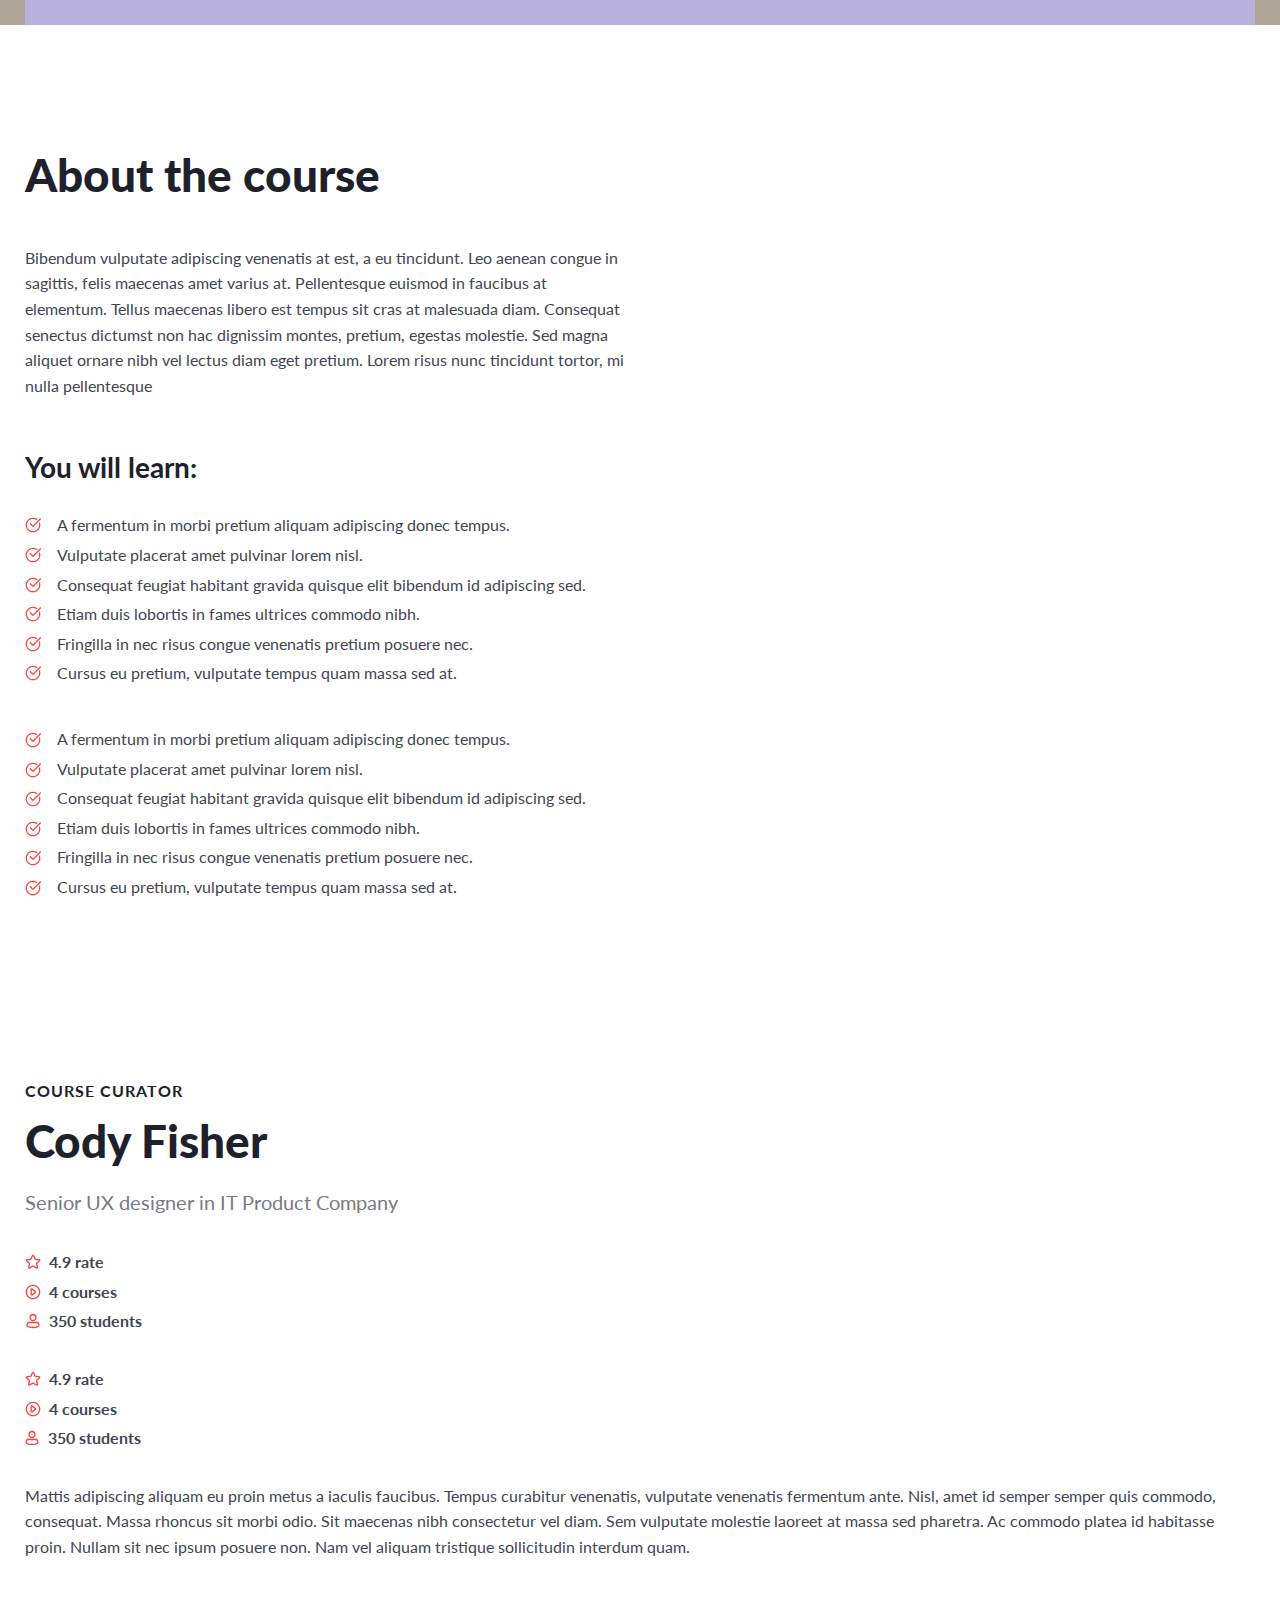
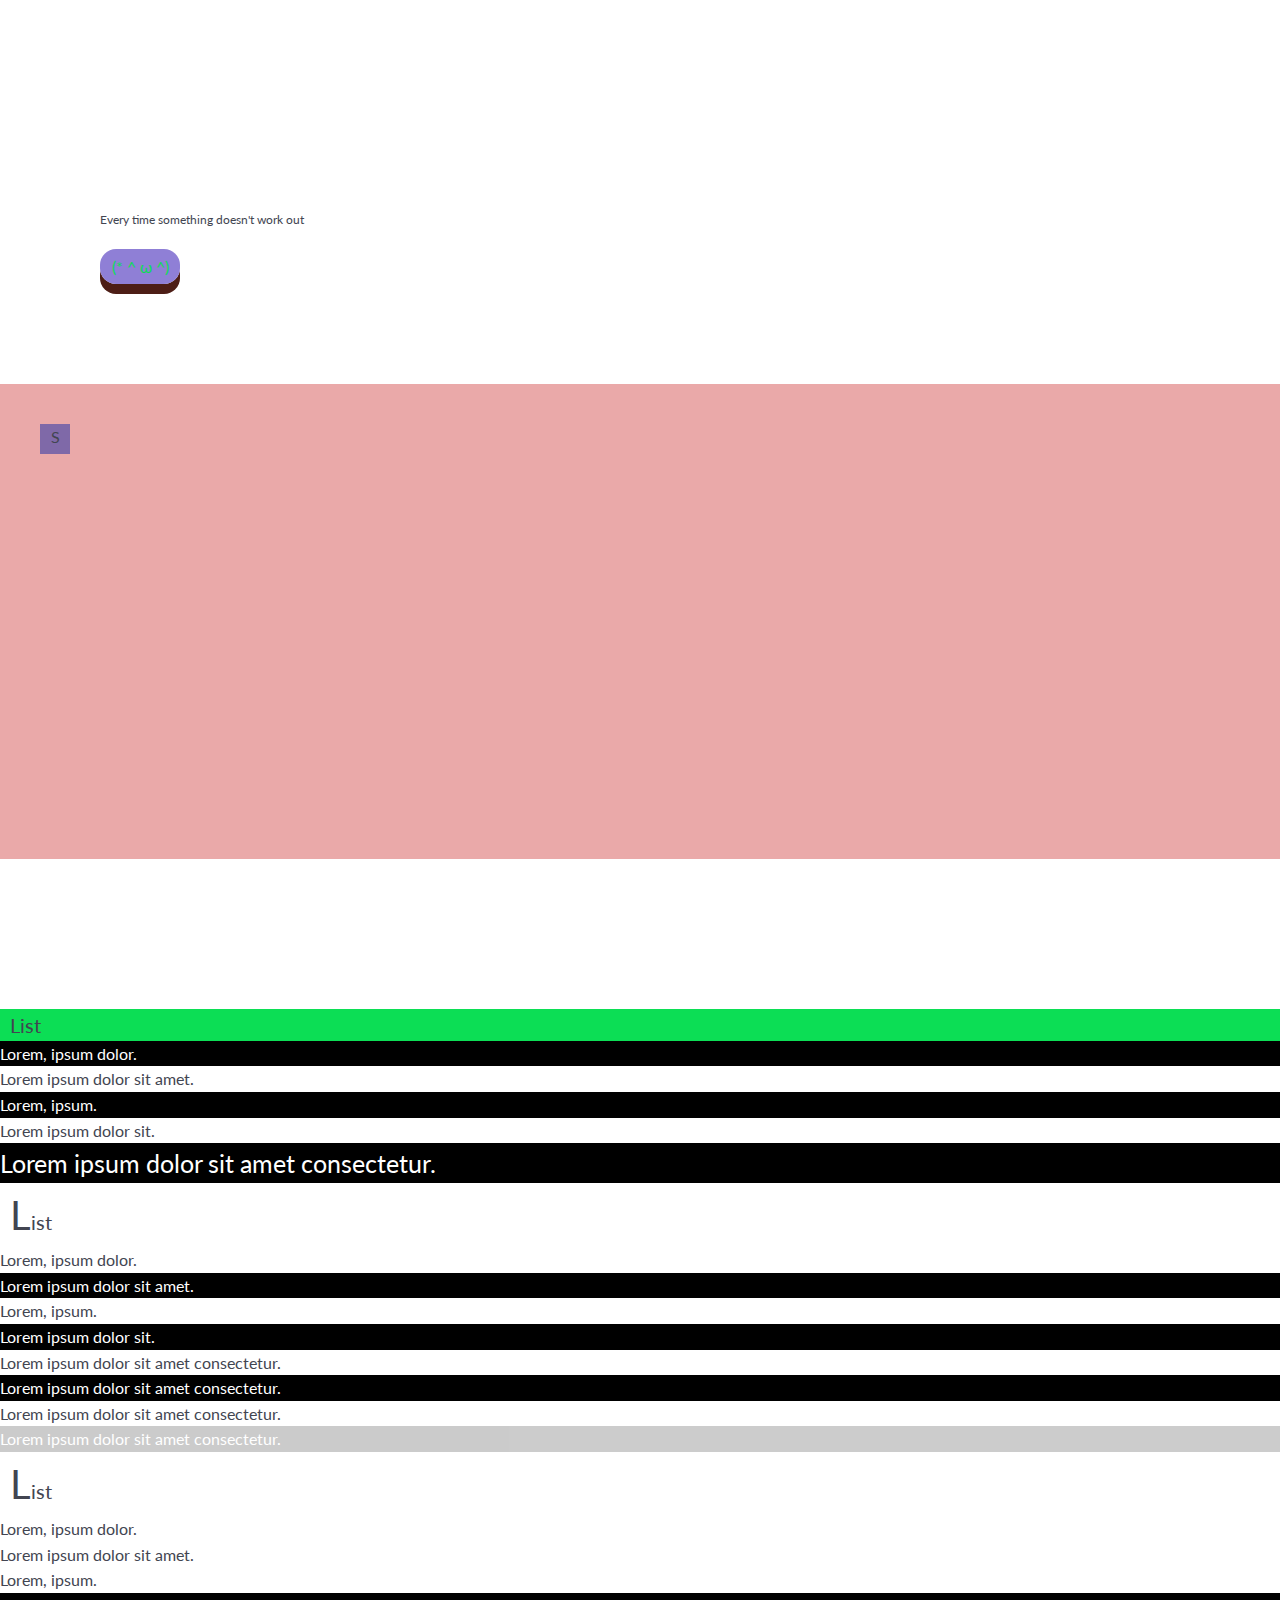
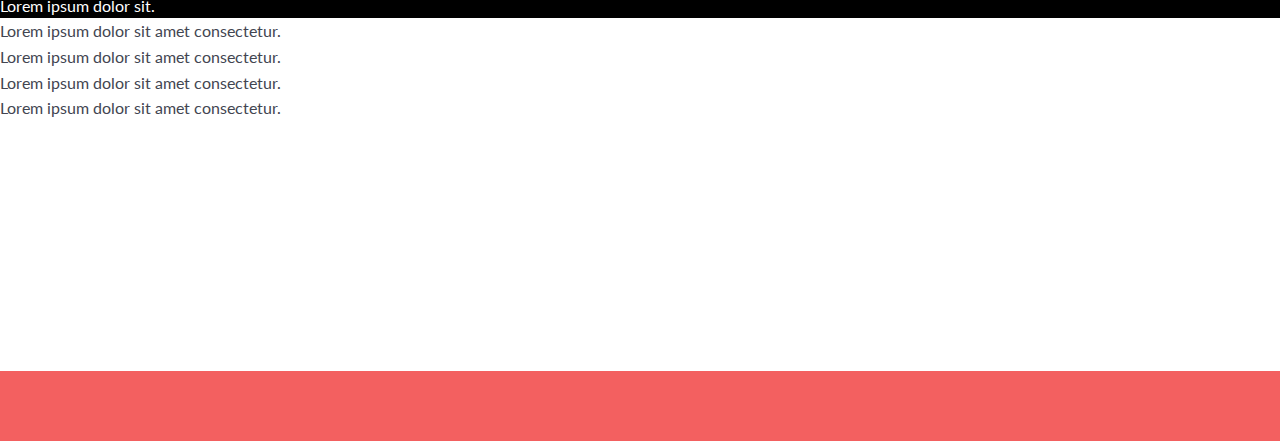
<file: lesson_8/index.html>
<!DOCTYPE html>
<html lang="en">

<head>
	<meta charset="UTF-8">
	<meta http-equiv="X-UA-Compatible" content="IE=edge">
	<meta name="viewport" content="width=device-width, initial-scale=1.0">
	<title>lesson 8</title>
	<link rel="stylesheet" href="css/reset.css">
	<link rel="stylesheet" href="css/style.css">
</head>

<body>
	<header class="header">
		<div class="header-container">
		</div>
	</header>
	<main class="main">
		<div class="main-container">
			<div class="about-of-course">
				<div class="about-block-left">
					<h2 class="title-bold">About the course</h2>
					<div class="about-text">
						<p>Bibendum vulputate adipiscing venenatis at est, a eu tincidunt. Leo aenean congue in sagittis,
							felis maecenas amet varius at. Pellentesque euismod in faucibus at elementum. Tellus maecenas
							libero est tempus sit cras at malesuada diam. Consequat senectus dictumst non hac dignissim montes,
							pretium, egestas molestie. Sed magna aliquet ornare nibh vel lectus diam eget pretium. Lorem risus
							nunc tincidunt tortor, mi nulla pellentesque</p>
						<h2>You will learn:</h2>
						<ul class="about-bg-list">
							<li class="about-bg-item">A fermentum in morbi pretium aliquam adipiscing donec tempus.</li>
							<li class="about-bg-item">Vulputate placerat amet pulvinar lorem nisl.</li>
							<li class="about-bg-item">Consequat feugiat habitant gravida quisque elit bibendum id adipiscing
								sed.</li>
							<li class="about-bg-item">Etiam duis lobortis in fames ultrices commodo nibh.</li>
							<li class="about-bg-item">Fringilla in nec risus congue venenatis pretium posuere nec.</li>
							<li class="about-bg-item">Cursus eu pretium, vulputate tempus quam massa sed at.</li>
						</ul>
						<ul class="about-bf-list">
							<li class="about-bf-item">A fermentum in morbi pretium aliquam adipiscing donec tempus.</li>
							<li class="about-bf-item">Vulputate placerat amet pulvinar lorem nisl.</li>
							<li class="about-bf-item">Consequat feugiat habitant gravida quisque elit bibendum id adipiscing
								sed.</li>
							<li class="about-bf-item">Etiam duis lobortis in fames ultrices commodo nibh.</li>
							<li class="about-bf-item">Fringilla in nec risus congue venenatis pretium posuere nec.</li>
							<li class="about-bf-item">Cursus eu pretium, vulputate tempus quam massa sed at.</li>
						</ul>
					</div>
				</div>
			</div>
			<div class="course-curator">
				<div class="course-head">
					<h2>Course curator</h2>
					<h1>Cody Fisher</h1>
					<p>Senior UX designer in IT Product Company</p>
				</div>
				<div class="course-list-bg">
					<ul>
						<li class="course-list-rate-bg">4.9 rate</li>
						<li class="course-list-courses-bg">4 courses</li>
						<li class="course-list-students-bg">350 students</li>
					</ul>
				</div>
				<div class="course-list-bf">
					<ul>
						<li class="course-list-rate-bf">4.9 rate</li>
						<li class="course-list-courses-bf">4 courses</li>
						<li class="course-list-students-bf">350 students</li>
					</ul>
				</div>
				<div class="course-text">
					<p>
						Mattis adipiscing aliquam eu proin metus a iaculis faucibus. Tempus curabitur venenatis,
						vulputate venenatis fermentum ante. Nisl, amet id semper semper quis commodo, consequat. Massa rhoncus sit
						morbi odio. Sit maecenas nibh consectetur vel diam. Sem vulputate molestie laoreet at massa sed
						pharetra. Ac commodo platea id habitasse proin. Nullam sit nec ipsum posuere non. Nam vel
						aliquam tristique sollicitudin interdum quam.
					</p>

				</div>
			</div>
		</div>
		<div class="element">
			<p class="review">Every time something doesn't work out</p>
			<div class="inline">
				<div class="hover">
					<a href="#">(╯°益°)╯</a>
				</div>
				<div class="table">
					<a href="#">┳┳</a>
				</div>
				<div class="table-over">
					<a href="#">彡┻━┻</a>
				</div>
			</div>
			<div class="game">
				<div class="start-line">S</div>
				<div class="first-line"></div>
				<div class="second-line"></div>
				<div class="third-line"></div>
				<div class="four-line"></div>
				<div class="finish-line">F</div>
			</div>
			<div class="list">
				<h2 class="title">List</h2>
				<ul class="list-first">
					<li>Lorem, ipsum dolor.</li>
					<li>Lorem ipsum dolor sit amet.</li>
					<li>Lorem, ipsum.</li>
					<li>Lorem ipsum dolor sit.</li>
					<li>Lorem ipsum dolor <span>sit</span> amet consectetur.</li>
				</ul>
				<h2 class="title">List</h2>
				<ul class="list-second">
					<li>Lorem, ipsum dolor.</li>
					<li>Lorem ipsum dolor sit amet.</li>
					<li>Lorem, ipsum.</li>
					<li>Lorem ipsum dolor sit.</li>
					<li>Lorem ipsum dolor sit amet consectetur.</li>
					<li>Lorem ipsum dolor sit amet consectetur.</li>
					<li>Lorem ipsum dolor sit amet consectetur.</li>
					<li>Lorem ipsum dolor sit amet consectetur.</li>
				</ul>
				<h3 class="title">List</h3> 
				<ul class="list-three">
					<li>Lorem, ipsum dolor.</li>
					<li>Lorem ipsum dolor sit amet.</li>
					<li>Lorem, ipsum.</li>
					<li>Lorem ipsum dolor sit.</li>
					<li>Lorem ipsum dolor sit amet consectetur.</li>
					<li>Lorem ipsum dolor sit amet consectetur.</li>
					<li>Lorem ipsum dolor sit amet consectetur.</li>
					<li>Lorem ipsum dolor sit amet consectetur.</li>
				</ul>
			</div>
		</div>
	</main>

	<footer class="footer">
		<div class="footer-container">
		</div>
	</footer>

</body>

</html>
</file>
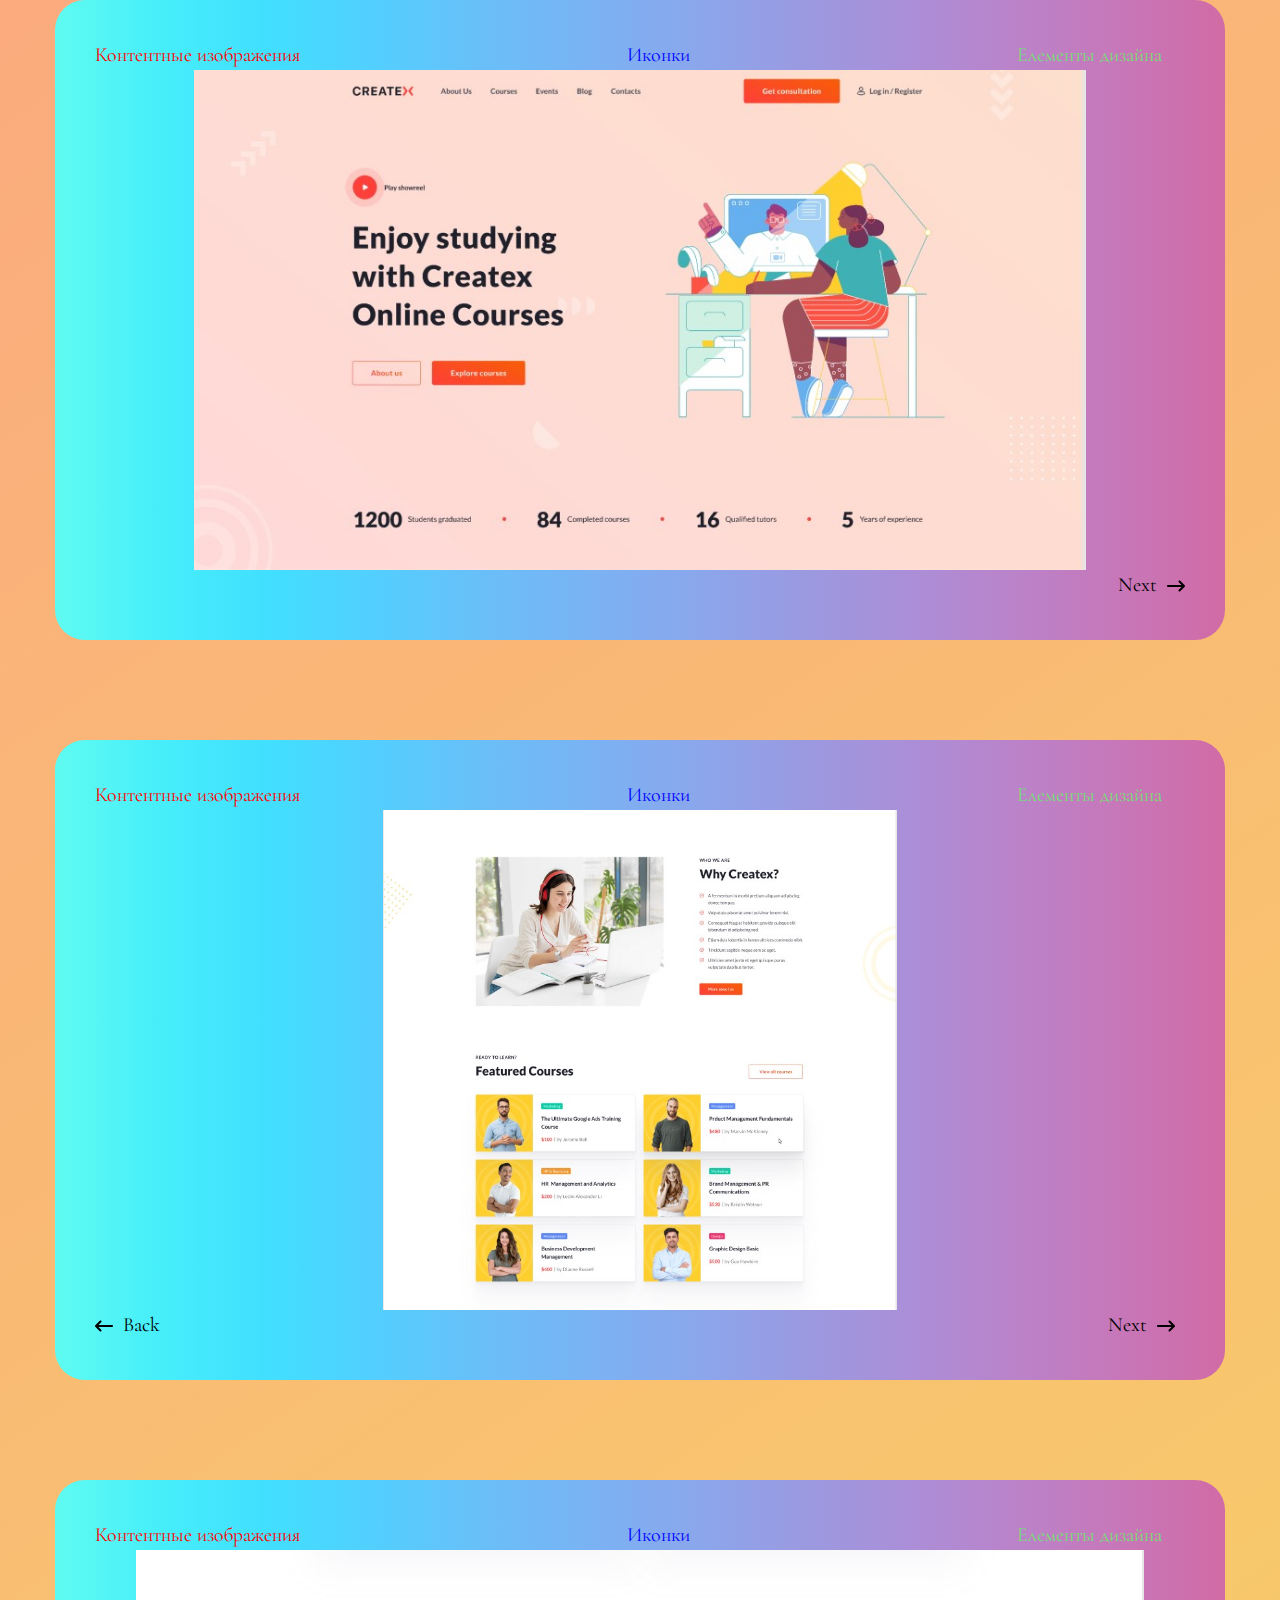
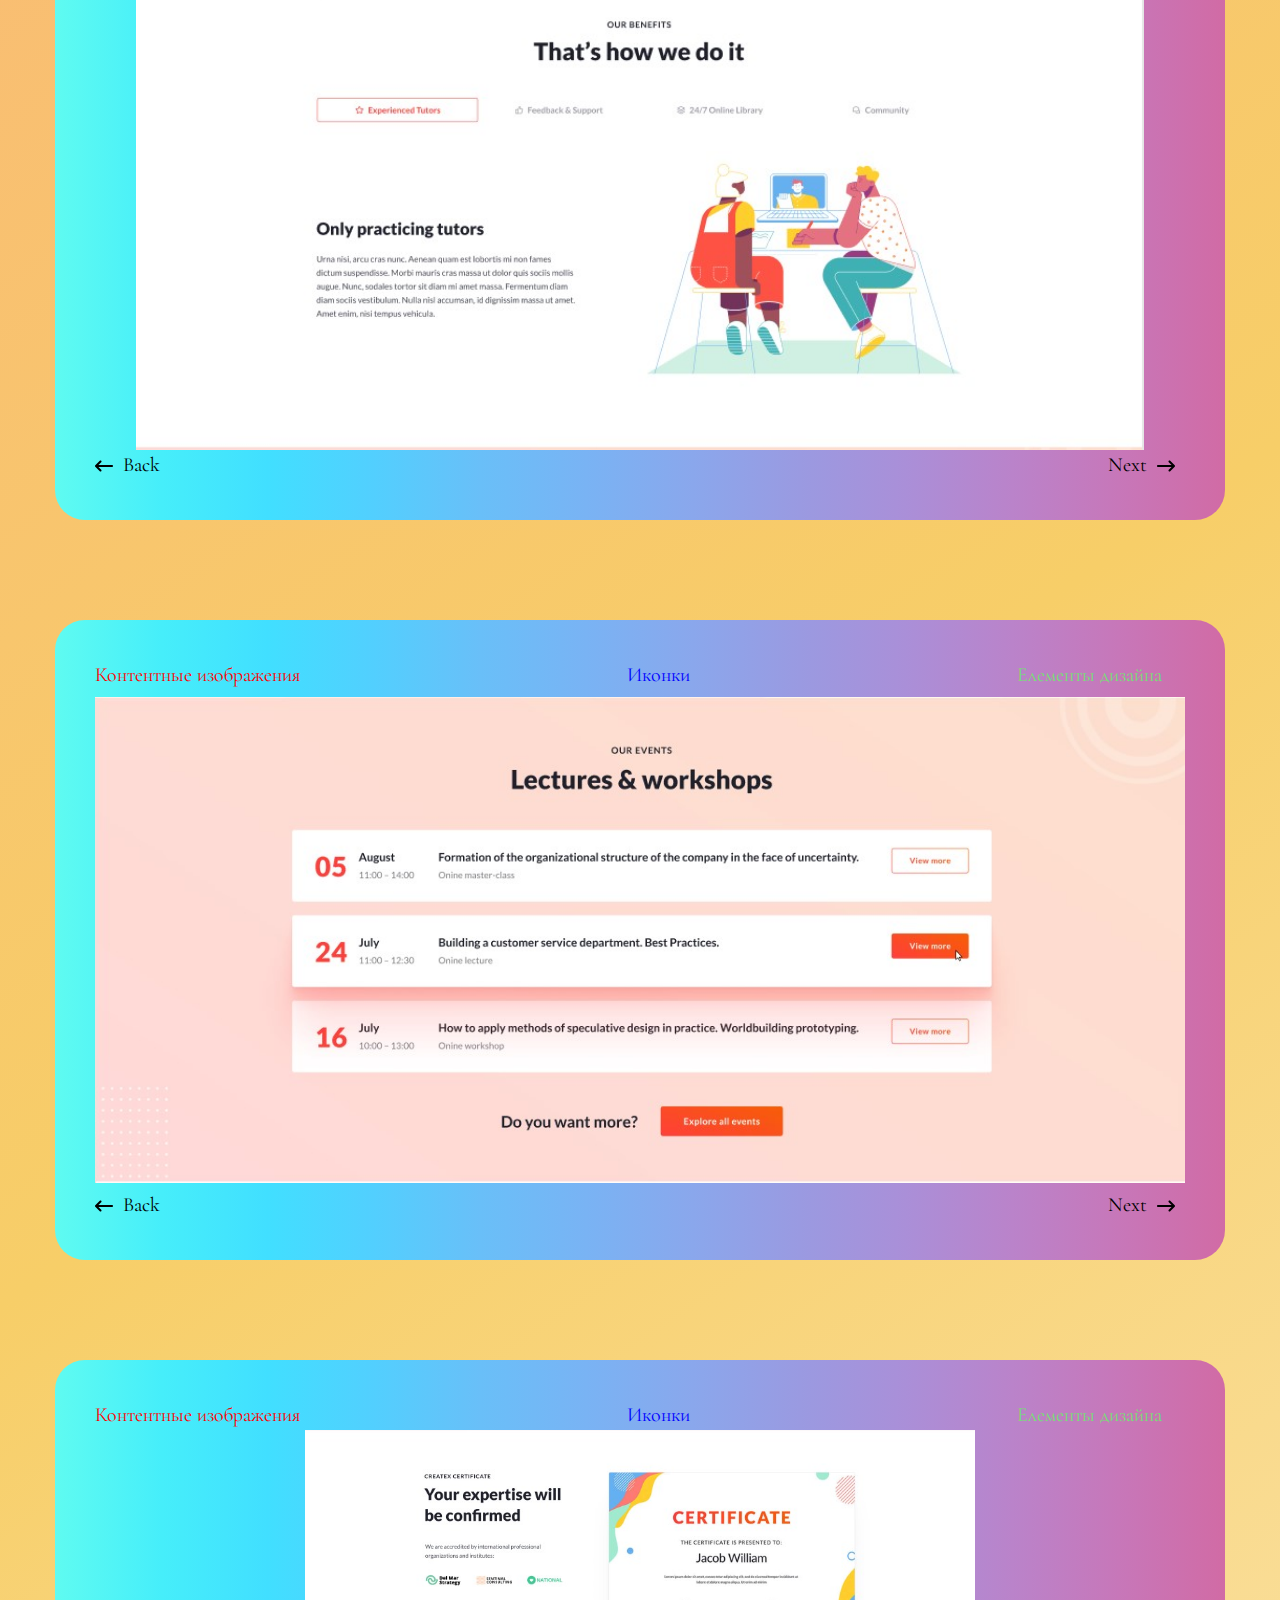
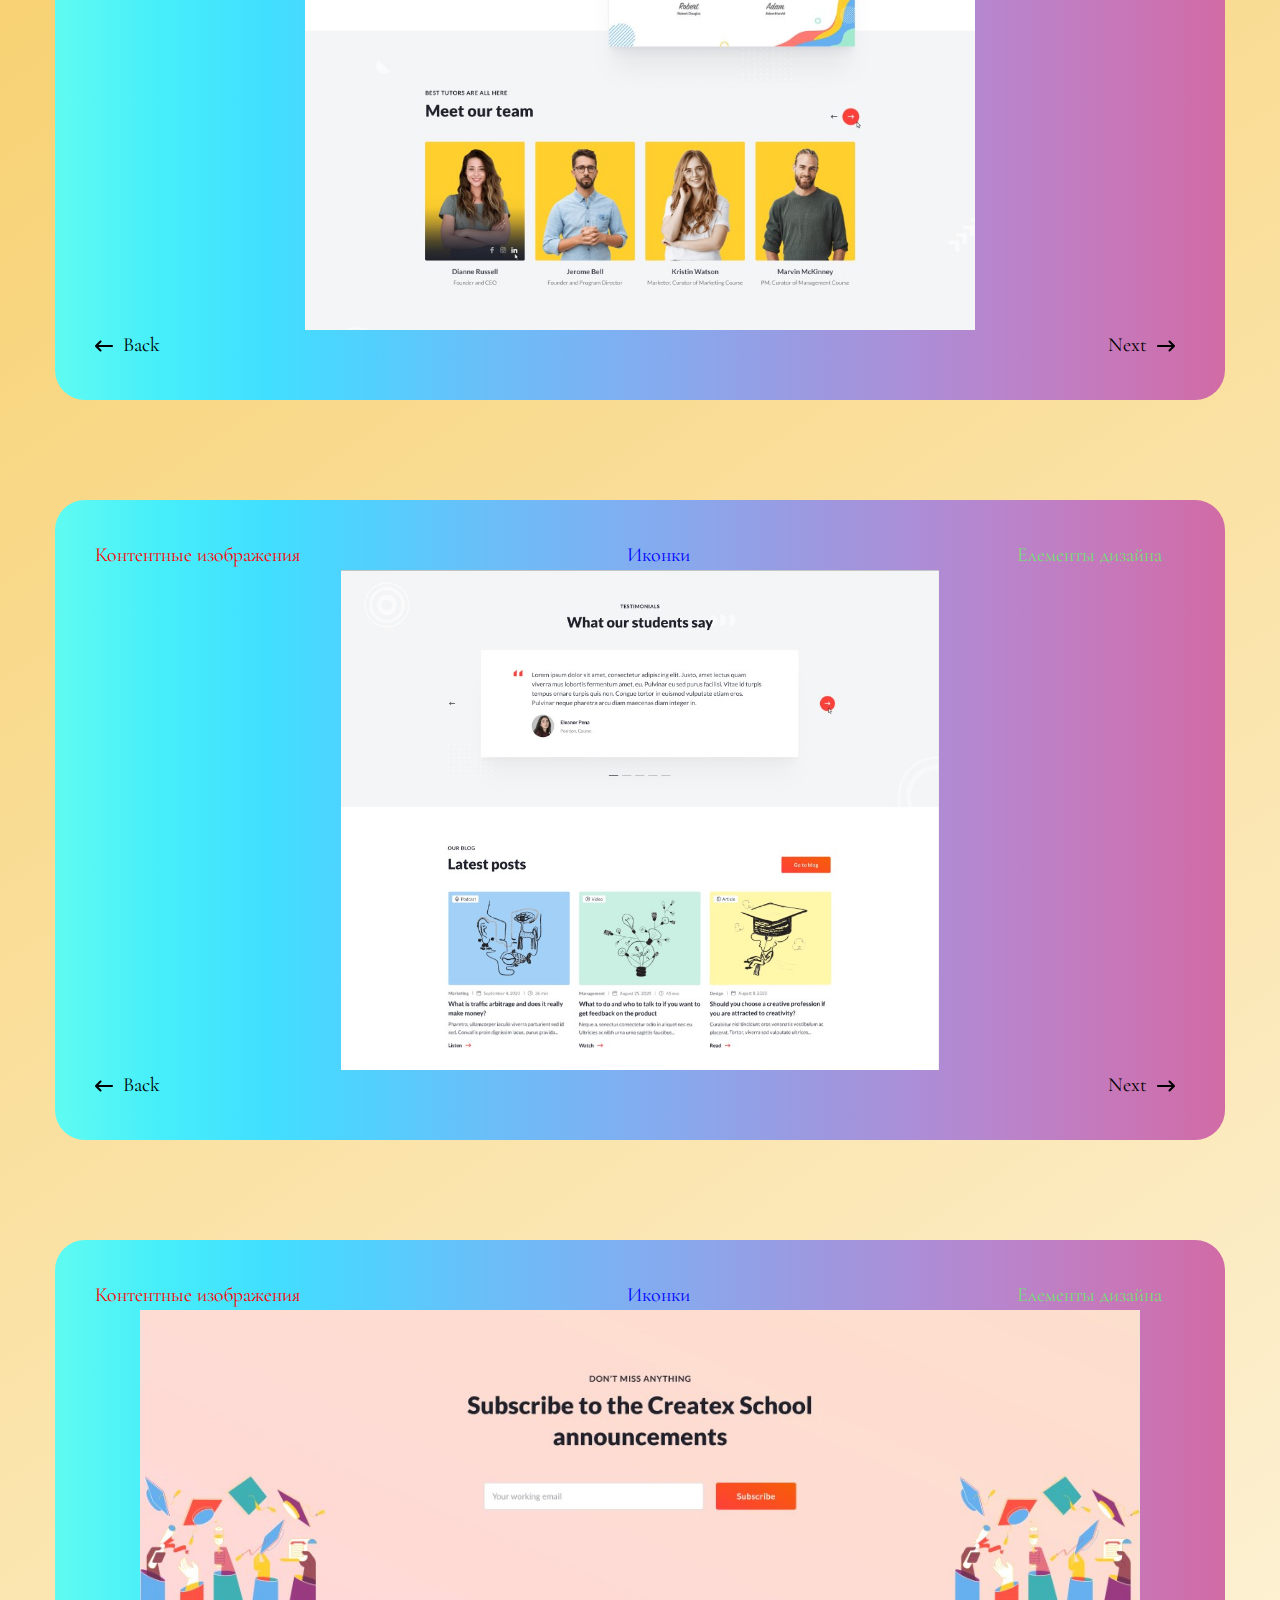
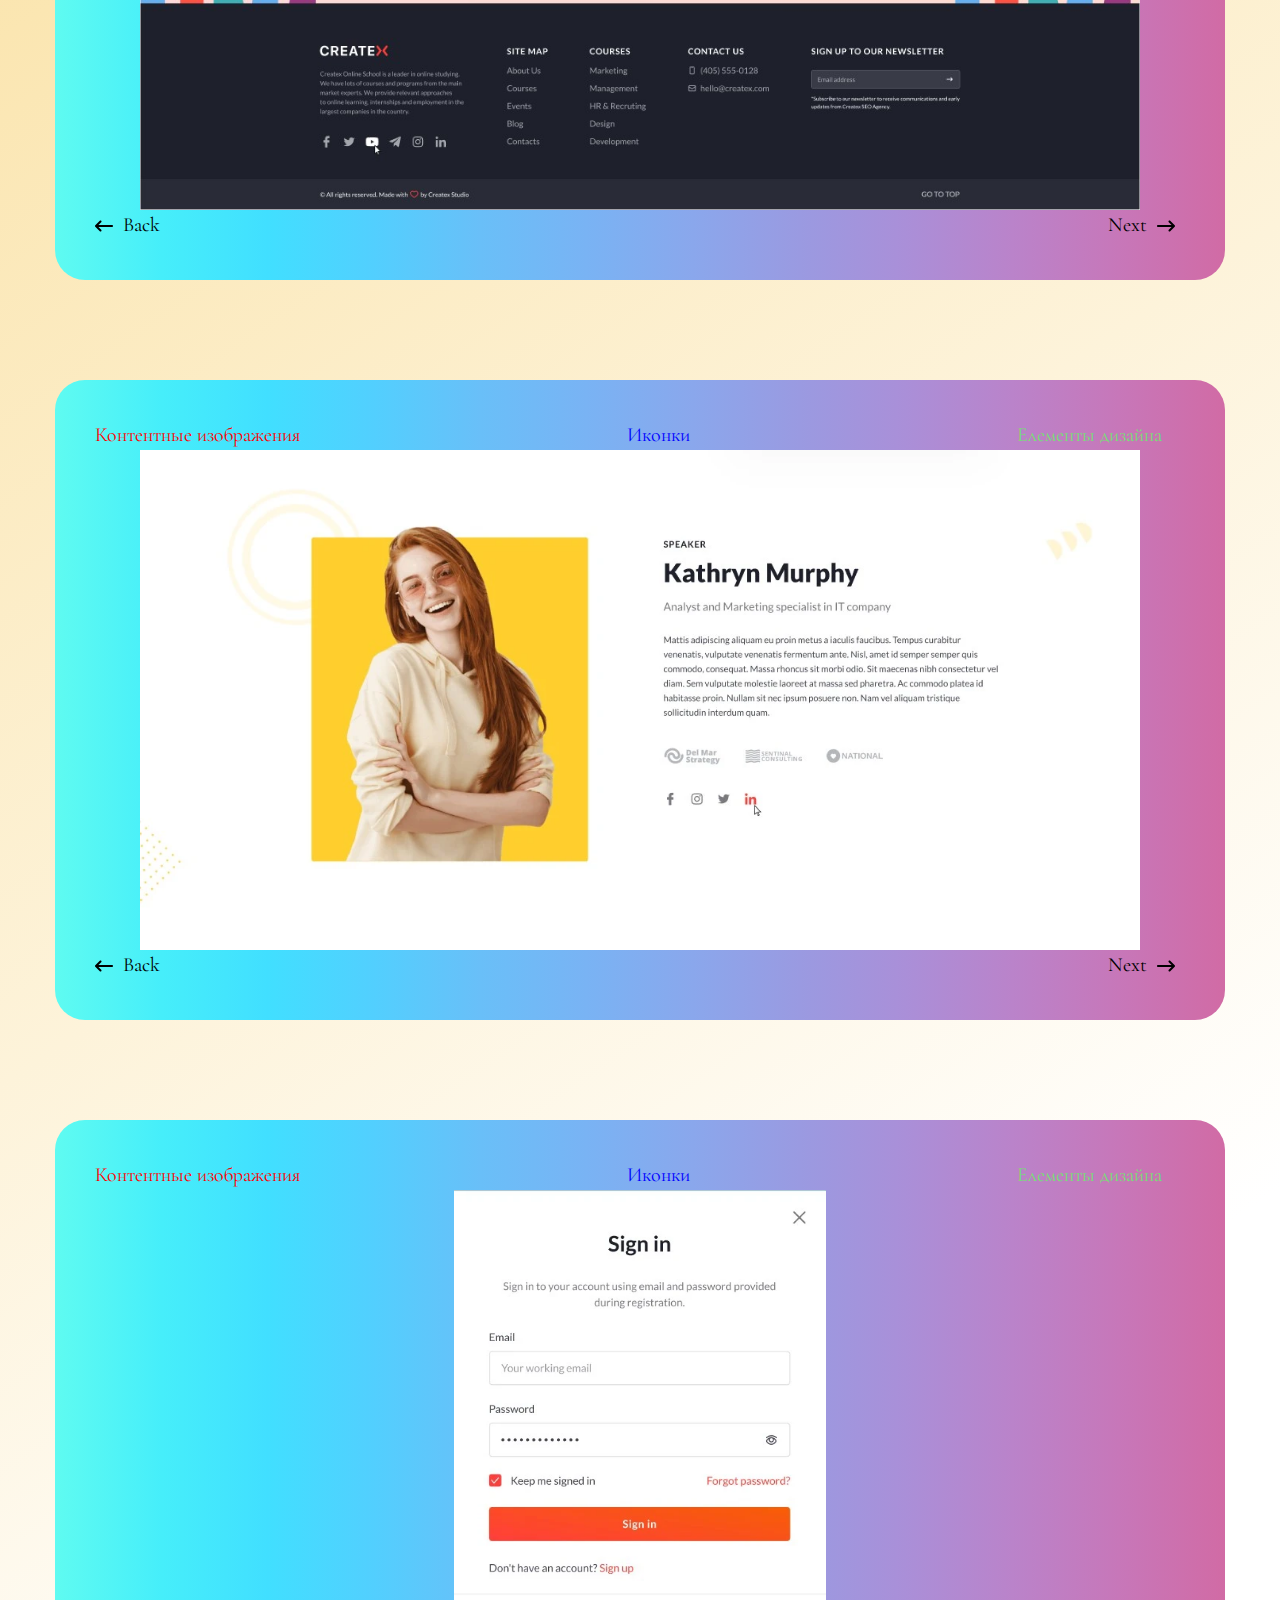
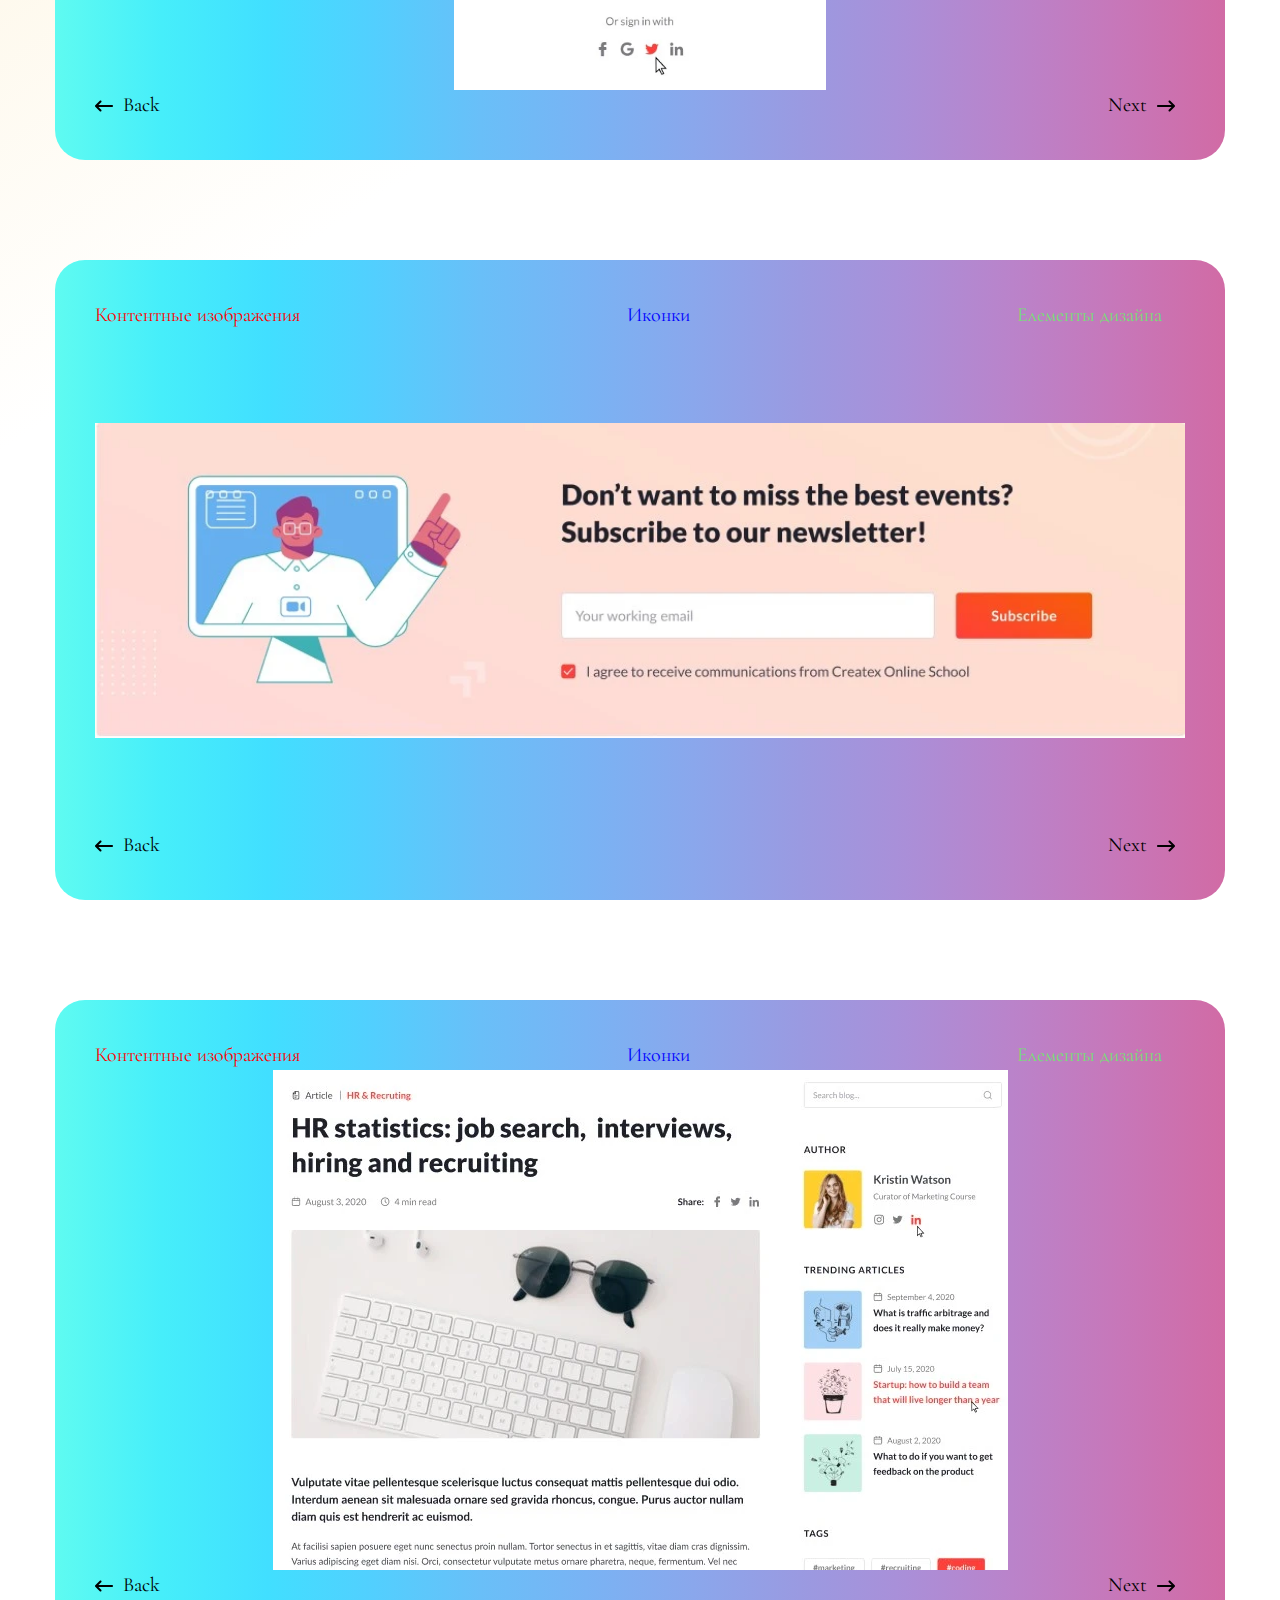
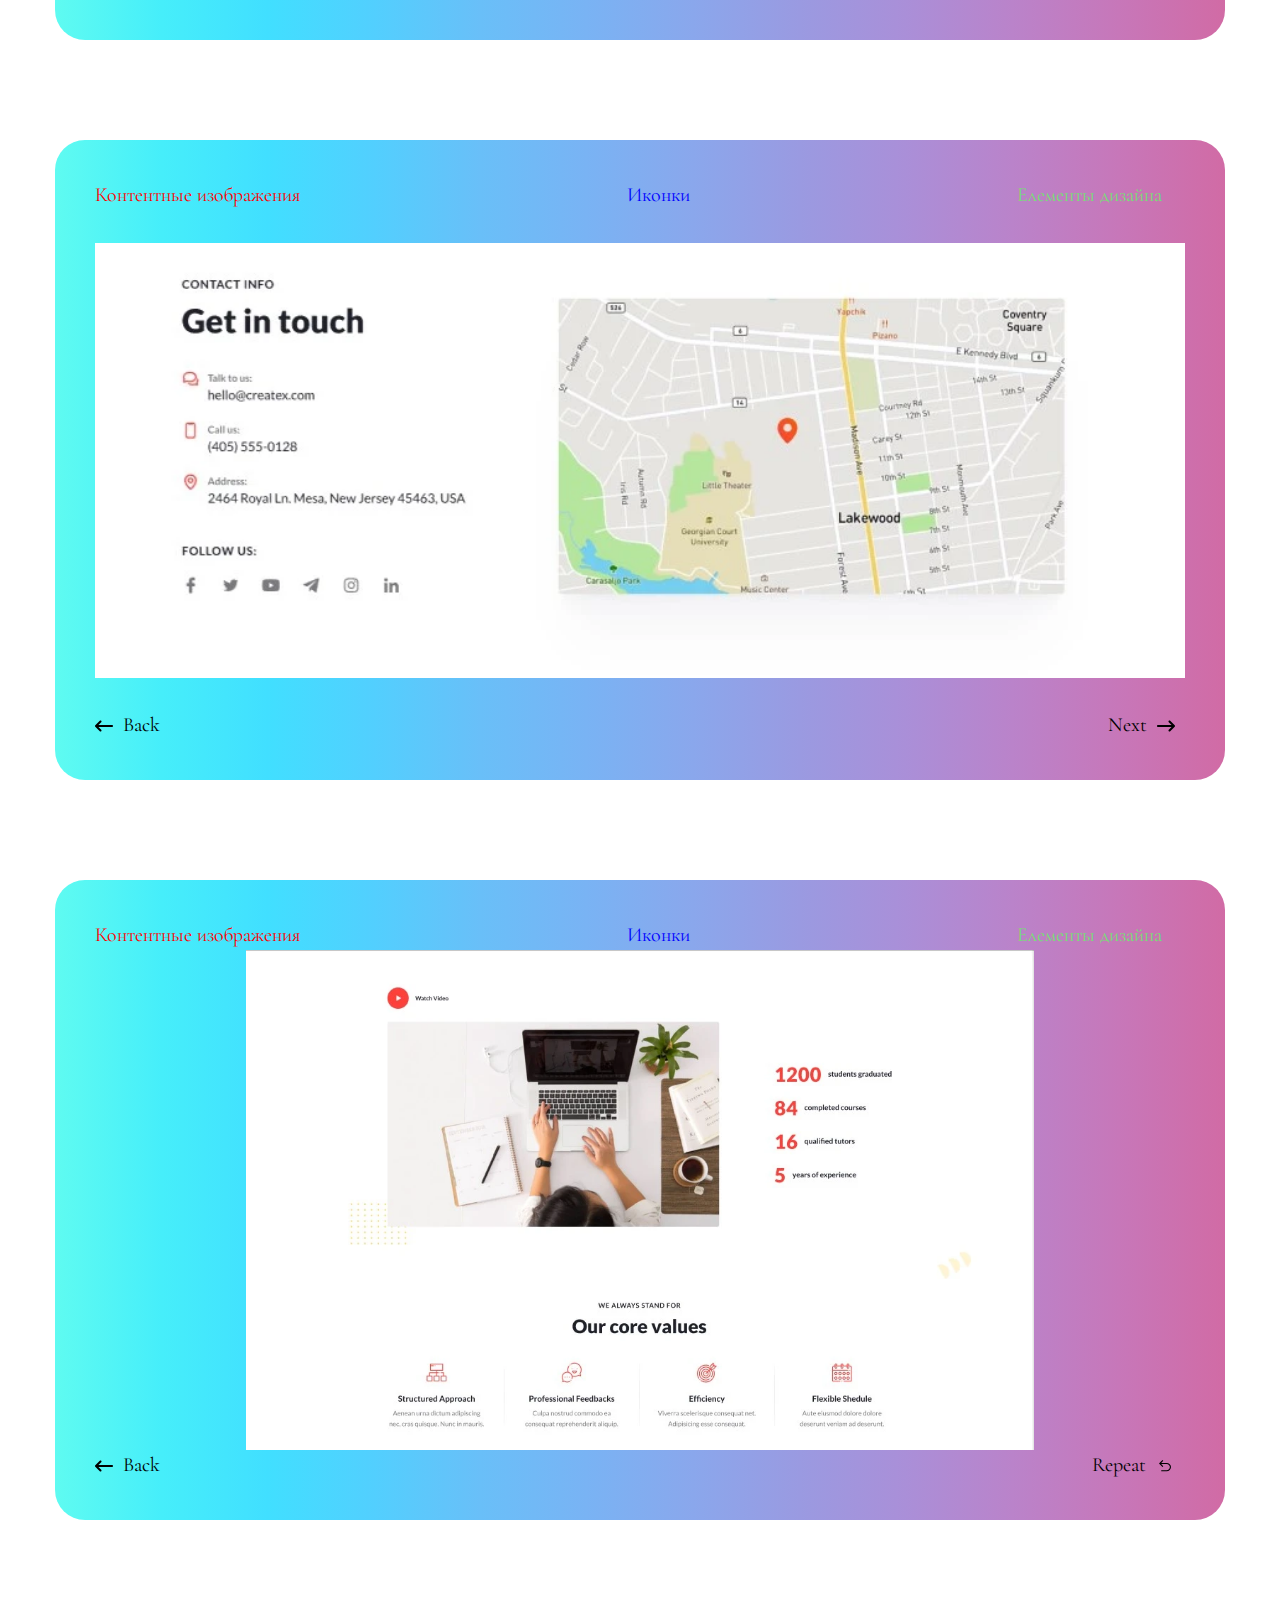
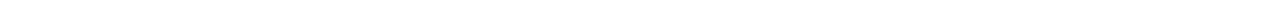
<file: lesson_9/index.html>
<!DOCTYPE html>
<html lang="ru">

<head>
	<meta charset="UTF-8">
	<meta http-equiv="X-UA-Compatible" content="IE=edge">
	<meta name="viewport" content="width=device-width, initial-scale=1.0">
	<title>lesson 9</title>
	<link rel="stylesheet" href="css/reset.css">
	<link rel="stylesheet" href="css/style.css">
</head>

<body>
	<header class="header">
		<div class="header-container"></div>
	</header>
	<main class="main">
		<div class="main-container">
			<div id="page-first-header" class="page-first-header">
				<ul>
					<li class="content red">
						<p>Контентные изображения</p>
					</li>
					<li class="icon blue">
						<p>Иконки</p>
					</li>
					<li class="design green">
						<p>Елементы дизайна</p>
					</li>
					<li class="zero">
					</li>
				</ul>
				<div class="nav-first">
					<p class="next"><a href="#page-first-main">Next</a></p>
				</div>
			</div>
			<div id="page-first-main" class="page-first-main">
				<ul>
					<li class="content red">
						<p>Контентные изображения</p>
					</li>
					<li title="Хотя и можно идентифицировать как контент что галочка как бы подчеркивает текст. Но мне субьективно все таки мне кажется что это иконка." class="icon blue">
						<p>Иконки</p>
					</li>
					<li class="design green">
						<p>Елементы дизайна</p>
					</li>
					<li class="zero">
					</li>
				</ul>
				<div class="nav">
					<p class="back"><a href="#page-first-header">Back</a></p>
					<p class="next"><a href="#page-first-main-our">Next</a></p>
				</div>
			</div>
			<div id="page-first-main-our" class="page-first-main-our">
				<ul>
					<li class="content red">
						<p>Контентные изображения</p>
					</li>
					<li class="icon blue">
						<p>Иконки</p>
					</li>
					<li class="design green">
						<p>Елементы дизайна</p>
					</li>
					<li class="zero">
					</li>
				</ul>
				<div class="nav">
					<p class="back"><a href="#page-first-main">Back</a></p>
					<p class="next"><a href="#page-first-main-event">Next</a></p>
				</div>
			</div>
			<div id="page-first-main-event" class="page-first-main-event">
				<ul>
					<li class="content red">
						<p>Контентные изображения</p>
					</li>
					<li class="icon blue">
						<p>Иконки</p>
					</li>
					<li class="design green">
						<p>Елементы дизайна</p>
					</li>
					<li class="zero">
					</li>
				</ul>
				<div class="nav">
					<p class="back"><a href="#page-first-main-our">Back</a></p>
					<p class="next"><a href="#page-first-main-meet">Next</a></p>
				</div>
			</div>
			<div id="page-first-main-meet" class="page-first-main-meet">
				<ul>
					<li title="На счет картинок соц. сетей у фоток - есть сомнения на счет их контентности. Но так как они теряют смысл без картинки решил сделать контентными их" class="content red">
						<p>Контентные изображения</p>
					</li>
					<li class="icon blue">
						<p>Иконки</p>
					</li>
					<li class="design green">
						<p>Елементы дизайна</p>
					</li>
					<li class="zero">
					</li>
				</ul>
				<div class="nav">
					<p class="back"><a href="#page-first-main-event">Back</a></p>
					<p class="next"><a href="#page-first-main-testimonials">Next</a></p>
				</div>
			</div>
			<div id="page-first-main-testimonials" class="page-first-main-testimonials">
				<ul>
					<li class="content red">
						<p>Контентные изображения</p>
					</li>
					<li class="icon blue">
						<p>Иконки</p>
					</li>
					<li class="design green">
						<p>Елементы дизайна</p>
					</li>
					<li class="zero">
					</li>
				</ul>
				<div class="nav">
					<p class="back"><a href="#page-first-main-meet">Back</a></p>
					<p class="next"><a href="#page-first-main-footer">Next</a></p>
				</div>
			</div>
			<div id="page-first-main-footer" class="page-first-main-footer">
				<ul>
					<li class="content red">
						<p>Контентные изображения</p>
					</li>
					<li class="icon blue">
						<p>Иконки</p>
					</li>
					<li class="design green">
						<p>Елементы дизайна</p>
					</li>
					<li class="zero">
					</li>
				</ul>
				<div class="nav">
					<p class="back"><a href="#page-first-main-testimonials">Back</a></p>
					<p class="next"><a href="#page-speaker">Next</a></p>
				</div>
			</div>
			<div id="page-speaker" class="page-speaker">
				<ul>
					<li class="content red">
						<p>Контентные изображения</p>
					</li>
					<li class="icon blue">
						<p>Иконки</p>
					</li>
					<li class="design green">
						<p>Елементы дизайна</p>
					</li>
					<li class="zero">
					</li>
				</ul>
				<div class="nav">
					<p class="back"><a href="#page-first-main-footer">Back</a></p>
					<p class="next"><a href="#page-form-sign">Next</a></p>
				</div>
			</div>
			<div id="page-form-sign" class="page-form-sign">
				<ul>
					<li class="content red">
						<p>Контентные изображения</p>
					</li>
					<li class="icon blue">
						<p>Иконки</p>
					</li>
					<li class="design green">
						<p>Елементы дизайна</p>
					</li>
					<li class="zero">
					</li>
				</ul>
				<div class="nav">
					<p class="back"><a href="#page-speaker">Back</a></p>
					<p class="next"><a href="#page-form">Next</a></p>
				</div>
			</div>
			<div id="page-form" class="page-form">
				<ul>
					<li class="content red">
						<p>Контентные изображения</p>
					</li>
					<li class="icon blue">
						<p>Иконки</p>
					</li>
					<li class="design green">
						<p>Елементы дизайна</p>
					</li>
					<li class="zero">
					</li>
				</ul>
				<div class="nav">
					<p class="back"><a href="#page-form-sign">Back</a></p>
					<p class="next"><a href="#page-hr">Next</a></p>
				</div>
			</div>
			<!-- <div id="page-hr" class="page-hr">
				<ul>
					<li class="content red">
						<p>Контентные изображения</p>
					</li>
					<li class="icon blue">
						<p>Иконки</p>
					</li>
					<li class="design green">
						<p>Елементы дизайна</p>
					</li>
					<li class="zero">
					</li>
				</ul>
				<div class="nav">
					<p class="back"><a href="#page-form">Back</a></p>
					<p class="next"><a href="#page-map">Next</a></p>
				</div>
			</div> -->
			<div id="page-hr" class="page-hr">
				<ul>
					<li class="content red">
						<p>Контентные изображения</p>
					</li>
					<li class="icon blue">
						<p>Иконки</p>
					</li>
					<li class="design green">
						<p>Елементы дизайна</p>
					</li>
					<li class="zero">
						<div class="image">
							<picture class="page">
								<source srcset="img/page-hr.webp" type="image/webp">
								<img src="img/page-hr.jpg" alt="Cтраница сайта">
							</picture>
							<picture class="page-hr-content">
								<source srcset="img/page-hr-content.webp" type="image/webp">
								<img src="img/page-hr-content.jpg" alt="Cтраница сайта c указанием контента">
							</picture>
							<picture class="page-hr-icon">
								<source srcset="img/page-hr-icon.webp" type="image/webp">
								<img src="img/page-hr-icon.jpg" alt="Cтраница сайта с указанием иконок ">
							</picture>
							<picture class="page-hr-design">
								<source srcset="img/not-found.webp" type="image/webp">
								<img src="img/not-found.png" alt="Пожимающи плечами человек">
							</picture>
						</div>
					</li>
				</ul>
				<div class="nav">
					<p class="back"><a href="#page-form">Back</a></p>
					<p class="next"><a href="#page-map">Next</a></p>
				</div>
			</div>
			<div id="page-map" class="page-map">
				<ul>
					<li class="content red">
						<p>Контентные изображения</p>
					</li>
					<li class="icon blue">
						<p>Иконки</p>
					</li>
					<li class="design green">
						<p>Елементы дизайна</p>
					</li>
					<li class="zero">
					</li>
				</ul>
				<div class="nav">
					<p class="back"><a href="#page-hr">Back</a></p>
					<p class="next"><a href="#page-our">Next</a></p>
				</div>
			</div>
			<div id="page-our" class="page-our">
				<ul>
					<li class="content red">
						<p>Контентные изображения</p>
					</li>
					<li class="icon blue">
						<p>Иконки</p>
					</li>
					<li class="design green">
						<p>Елементы дизайна</p>
					</li>
					<li class="zero">
					</li>
				</ul>
				<div class="nav">
					<p class="back"><a href="#page-map">Back</a></p>
					<p class="return"><a href="#page-first-header">Repeat</a></p>
				</div>
			</div>
		</div>
	</main>
	<footer class="footer">
		<div class="main-container"></div>
	</footer>
</body>

</html>
</file>
<file: lesson_10/css/style.css>
/* Шрифты импорт из Google*/
@import url('https://fonts.googleapis.com/css2?family=Lato:wght@400;700;900&display=swap');

/* Шрифты из папки fonts */





/*! CSS Стили общие*/

/* !header */
.header {
	display: none;
}

/* !header end */

/* !main */
[class*="__container"] {
	max-width: 1230px;
   margin: 0 auto
}
.article { 
	font-family: "Lato", sans-serif;
	max-width: 810px;
}
.main-title {
	font-size: 46px;
	line-height: 1.3;
	font-weight: 900;
	color: #1E212C;
}
.article__title {
	margin-bottom: 26px;
}

.article__image {
	margin-bottom: 60px;
	text-align: center;
}
.article__picture {
	max-width: 100%;
	border-radius: 4px;
}
.article__lead-text {
	margin-bottom: 24px;
}
.lead-text {
	color: #1E212C;
}
.lead-text__paragraph {
	font-weight: 700;
	font-size: 20px;
	line-height: 1.5;	
}
.article__text {
	line-height: 1.6;
	color: #424551;
}
.article__paragraph {
	margin-bottom: 24px;
}
.article__text blockquote {
	padding-left: 58px;
	font-weight: 700;
	font-size: 20px;	
	line-height: 1.5;
	color: #1E212C;
	background: url('../img/article/braces.png') 0 0 no-repeat;
}
/* Почему тут и top и bottom пояснения оставил в html*/
.article__blockquote {
	margin-top: 48px;
	margin-bottom: 48px;
}
.article__list {
	margin-bottom: 24px;
}
.article__item-list::before {
	content: "";
	display: inline-block;
	background: url('../img/article/vector.svg') 0 0 / 16px no-repeat;
	vertical-align: -2px;
	width: 16px;
	height: 16px;
	margin: 0 16px 0 -32px;
}
.article__item-list {
	margin-bottom: 4px;
	padding-left: 32px;
}
.article__text > *:last-child {
	margin-bottom: 0;
}
.article > *:last-child {
	margin-bottom: 0;
}

/* !main end  */


/* !footer */
.footer {
	display: none;
}

/* !footer end */
</file>
<file: lesson_11/css/style.css>
/* Шрифты импорт из Google*/

/* Шрифты из папки fonts */



/*! CSS Стили общие*/
[class*="__container"] {
	max-width: 1170px;
   margin: 0 auto;
}
body {
	overflow: hidden;
}
/* !header */

/* !header end */

/* !main */

.car:before {
	content: "";
	display: inline-block;
	width: 1920px;
	height: 1050px;
	background: url('../img/background.jpg') 0 0 / 100%  no-repeat;
	position: relative;
	top: -686px;
	left: -770px;
}
.car-wrapper {
	height: 890px;
}
.car {
	display: inline-block;
	min-width: 600px;
	position: relative;
	top: 45%;
	left: 25%;
	padding: 102px;
}
.car img {
	position: absolute;
	max-width: 100%;
}
/* Стул start */
.car:active .car__picture-chair {
	left: 421px;
}
.car__chair img {
	max-width: 42px;
}
.car__picture-chair {
	top: 22px;
	left: 271px;
}
/* Стул end */
/* Кузов start */
.car:active .car__picture-body{
	left: 152px;
}
.car__body img {
	max-width: 600px;
}
.car__picture-body {
	padding: 15px;
	top: -15px;
	left: 2px;
}
/* Кузов end */
/* Колесо start */
.car__wheel img {
	max-width: 101px;
}
.car:active .car__picture-wheel{
	left: 589px;
}
.car__picture-wheel {
	top: 106px;
	left: 439px;
}
/* Колесо end */
/* Заднее колесо start */
.car__wheel-rear img {
	max-width: 166px;
}
.car:active .car__picture-wheel-rear {
	left: 175px;
}
.car__picture-wheel-rear {
	top: 109px;
	left: 25px;
}
/* Заднее колесо end */
/* Бампер start */
.car__bumper img {
	max-width: 47px;
}
.car:active .car__picture-bumper{
	left: 703px;
}
.car__picture-bumper {
	top: 124px;
	left: 553px;
}
/* Бампер end */
/* Задний бампер start */
.car__bumper-rear img {
	max-width: 45px;
}
.car:active .car__picture-bumper-rear{
	left: 150px;
}
.car__picture-bumper-rear {
	top: 120px;
	left: 0px;
}
/* Задний бампер end */
/* Воздухозаборник start */
.car__air-duct img {
	opacity: 0.9;
	max-width: 62px;
}
.car:active .car__picture-air-duct {
	left: 241px;
}
.car__picture-air-duct {
	top: 20px;
	left: 91px;
}
/* Воздухозаборник end */
/* Дверная ручка start */
.car__door-handle img{
	max-width: 25px;
}
.car:active .car__picture-door-handle {
	left: 397px;
}
.car__picture-door-handle {
	top: 77px;
	left: 247px;
	z-index: 1;
}
/* Дверная ручка end */
/* Дверь start */
.car__door img {
	max-width: 174px;
}
.car:active .car__picture-door {
	left: 389px;
}
.car__picture-door {
	top: 70px;
	left: 239px;
	z-index: 1;
}
/* Дверь end */
/* Фонарь start */
.car__lantern img{
	max-width: 8px;
}
.car:active .car__picture-lantern {
	left: 697px;
}
.car__picture-lantern {
	top: 102px;
	left: 547px;
}
/* Фонарь end */
/* Молдинг start */
.car__molding img{
	max-width: 333px;
}
.car:active .car__picture-molding{
	left: 224px;
}
.car__picture-molding {
	top: 7px;
	left: 74px;
	z-index: 1;
}
/* Молдинг end */
/* Стекло start */
.car__glass img {
	opacity: 0.4;
	max-width: 273px;
}
.car:active .car__picture-glass {
	left: 300px;
}
.car__picture-glass {
	top: 9px;
	left: 150px;
	z-index: 1;
}
/* Стекло end*/
.car__button {
	position: absolute;
	top: 227px;
	left: -371px;
}
.button img{
	max-width: 1034px;
}
.button__picture {
	max-width: 100%;
}

.car-stiky__wrapper {
	padding: 10px 100px 0 100px;
	width: 100%;
	height: 500px;
	position: relative;
	overflow: auto;
}
.car-stiky img {
	max-width: 100%;
}
.car-stiky__wrapper > * {
	position: sticky;
	top: 0px;
	margin-bottom:1000px;
}

.car-stiky__wheel-rear {
	left: 21px;
}
.car-stiky__description {
	text-align: center;
	font-size: 20px;
}




/* .car__body::before {
	content: "";
	display: inline-block;
	position: absolute;
	right: 54px;
	bottom: 0px;
	background: url('../img/body.png') 0 0 / 100% no-repeat;
	width: 531px;
	height: 190px;
} */
/* !main end  */


/* !footer */


/* !footer end */
</file>
<file: lesson_12/css/style.css>
/* Шрифты импорт из Google*/

/* Шрифты из папки fonts */



/*! CSS Стили общие*/
[class*="__container"] {
	max-width: 1170px;
   margin: 0 auto;
}
.wrapper {
	overflow: hidden;
	min-height: 100%;
}
/* !header */

/* !header end */

/* !main */
.car {
	position: relative;
	top: 197px;
	left: 10px;
	height: 400px;
	/* background: url('../img/train.png') 0 0 / cover no-repeat; */
}
.car::before {
	content: "";
	position: absolute;
	top: -199px;
	left: -360px;
	height: 800px;
	width: 1920px;
	background: url('../img/background.jpg') 0 -202px / 100% no-repeat;
}
.car div {
	display: inline-block;
}
/* !! Была попытка сделать машину в CSS */
/* Колесо start */
.wheel {
	position: relative;
	height: 174px;
	width: 174px;
}
.wheel__tire {
	width: 100%;
	height: 100%;
	border: 29px solid rgb(34, 31, 31);
	border-radius: 50%;
}
.wheel__rim {
	transform: translate(23.6%,-125%);
	width: 68%;
	height: 68%;
	border-radius: 50%;
	background-color: #bec6ac;
}
.rim {
	border: 2px solid rgb(0, 0, 0);
	border-radius: 50%;	
}
.wheel__rim-external {	
	width: 100%;
	height: 100%;
}
.wheel__rim-second {
	transform: translate(6%,-109%);
	width: 89%;
	height: 89%;
}
.wheel__rim-third {
	border: 3px double rgb(0, 0, 0);
	transform: translate(15%,-236%);
	width: 77%;
	height: 77%;
}
.wheel__rim-internal {
	transform: translate(41%,-455%);
	width: 55%;
	height: 55%;
}
.wheel__rim-center {
	transform: translate(-135%,-2728%);
	width: 10%;
	height: 10%;
	background-color: #333332;
}
.wheel__disk {
	transform: translate(52%,-612%);
	width: 49%;
	height: 49%;
}
.disk {
	border-radius: 26% 27% 0% 100% / 100% 100% 0% 0%;
	border: 1px solid #000000;
	background-color: #333332;
	width: 15%;
	height: 8%;
}
.wheel__disk-1 {
	transform: translate(282%,-72%) rotate(180deg);
}
.wheel__disk-2 {
	transform: translate(362%,89%) rotate(225deg);
}
.wheel__disk-3 {
	transform: translate(317%,480%) rotate(270deg);
}
.wheel__disk-4 {
	transform: translate(95%,875%) rotate(315deg);
}
.wheel__disk-5 {
	transform: translate(-242%,1035%) rotate(360deg);
}
.wheel__disk-6 {
	transform: translate(70%,645%) rotate(45deg);
}
.wheel__disk-7 {
	transform: translate(-143%,250%) rotate(90deg);
}
.wheel__disk-8 {
	transform: translate(-190%,-142%) rotate(135deg);
}
.wheel__disk-internal {
	position: absolute;
	transform: translate(-22px,-503px);
	border-radius: 50%;
	border: 12px dotted #333332;
	width: 28%;
	height: 28%;
}
/* Колесо END */
/* Фонарь start */

.lantern {
	border-radius: 50%;
	border: 2px solid #000000;
	width: 14px;
	height: 14px;
	background-color: #ff8d37;
	position: relative;
	z-index: 1;
}
/* Фонарь end */
/* Бампер start */

.bumper {
	font-size: 0;
	border-radius: 7% 7% 11% 11% / 19% 19% 60% 60%;
	background-color: #847676;
	width: 81px;
	height: 21px;
}
.bumper::after {
	content: "";
	position: absolute;
	background-color: inherit;
	width: 17px;
	height: 12px;	
	top: 23px;
	left: 43px;
	transform: skew(-23deg,0deg);
}
.bumper::before {
	content: "";
	background-color: inherit;
	position: absolute;
	width: 43px;
	height: 37px;	
	top: 22px;
	left: 41px;
	clip-path: polygon(0% 99%, 24% 94%, 42% 88%, 58% 77%, 68% 62%, 78% 41%, 83% 24%, 88% 0, 56% 0, 51% 22%, 44% 41%, 31% 65%, 15% 84%);
}
/* Бампер end */
/* Воздух start */
.air {
	height: 11px;
	font-size: 0;
}
.air__item {
	border: 2px solid #000000;
	background-color: #333332;
	height: 100%;
	width: 38px;
	margin-right: 8px;
}
.air > *:last-child {
	margin-right: 0px;
}
/* Воздух end */
/* Стекло start */
.glass {
	opacity: 0.4;
}
/* Стекло end */
/* Позиция */
.car__wheel {
	transform: translate(190px, 225px);
}
.car__wheel-rear-shadow {
	transform: translate(-179px, -270px);
	border: 8px solid #000000;
	border-bottom: none;
	border-left: none;
	border-radius: 50% 50% 0% 100% / 100% 100% 0% 0%;
	width: 200px;
	height: 113px;
}
.car__wheel-rear {
	transform: translate(692px, 224px) rotate(20deg);
}
.car__wheel-shadow {
	transform: translate(297px, -272px);
	border: 10px solid #000000;
	border-bottom: none;
	border-radius: 50% 50% 100% 0% / 100% 100% 0% 0%;
	width: 201px;
	height: 118px;
}
.car__lantern {
	transform: translate(306px, -381px);
}
.car__arck-rear  {
	transform: translate(-654px,-285px) rotate(10deg);
}
.car__air {
	transform: translate(-595px,-487px) rotate(333deg);
	transform-origin: left bottom;
}
.car__bumper {
	transform: translate(167px,-332px);
}
.car__bumper-rear {
	transform: translate(-991px,-342px) scale(-1, 1);
}
.car__body {
	transform: translate(-77px,-633px) scale(0.826);
}
.car__door {
	transform: translate(372px,-887px) scale(0.826);
}
.car__molding {
	transform: translate(84px,-1242px) scale(0.826);
}
.car__glass {
	transform: translate(244px,-1392px) scale(0.815);
}
.car__chair {
	transform: translate(515px,-962px) scale(0.7);
}
.car__door-handle {
	transform: translate(-166px,-1249px)
}

/* Train */
.car:active {
	transform: translate(40px,0px);
}
.car:active:before {
	transform: translate(-40px,0px);
}
.car:active .car__wheel{
	transform: translate(190px, 225px) rotate(120deg);
}
.car:active .car__wheel-rear{
	transform: translate(692px, 224px) rotate(50deg);
}
.car:active:before {
	transform: translate(-40px,0px);
}
.car__wheel:hover {
	transform: translate(190px, 225px) scale(2);
	position: relative;
	z-index: 2;
}
.car__wheel-rear:hover {
	transform: translate(692px, 224px) rotate(50deg);
}
.car__bumper:hover {
	transform: translate(245px,-332px) scale(1, -1);
}
.car__lantern:hover {
	transform-origin: right bottom;	
	transform: translate(306px, -381px) rotate(45deg);
}
.car__door-handle:hover {
	transform-origin: top right;
	transform: translate3d(-168px,-1243px,0px) scale3d(0.826,0.826,1) rotate3d(1,1,1, 55deg);
}

/* !main end  */


/* !footer */


/* !footer end */
</file>
<file: lesson_14/css/style.css>
/* Шрифты импорт из Google*/
/* Шрифты из папки fonts */



/*! CSS Стили общие*/
[class*="__container"] {
	max-width: 1170px;
   margin: 0 auto;
}
.wrapper{
	overflow: hidden;
	min-height: 100%;
	position: relative;

	display: flex;
	flex-direction: column;
}
.wrapper > main{
	flex-grow: 1;
}
/* ============================ */

/* !header */

/* !header end */

/* !main */
.main {
	background-color: #794f45;
}
.main__container {
	display: flex;
	flex-direction: column;
	row-gap: 40px;
}
.example__title {
	font-size: 40px;
	color: #FFFFFF;
	text-align: center;
	line-height: 1.2;
	letter-spacing: 2px;
}

/* ? Flex - контейнер */
.block {
	padding: 10px;
	font-size: 48px;
	color: #FFFFFF;
	height: 160px;
	background-color: #d0ada4;
}
.block--height {
	height: 100%;
}
.block-max-width {
	max-width: 400px;
}
/* ? Flex - элемент */
.block__item {
	padding: 15px;
	text-align: center;
	border: 5px solid red;
	background-color: #77608d;
}

.block--flex {
	display: flex;
}
.block--inline-flex {
	display: inline-flex;
}
.example--center {
	text-align: center;
}
.block--wrap {
	flex-wrap: wrap;
}
.block--row {
	flex-direction: row;
}
.block--row-reverse {
	flex-direction: row-reverse;
}
.block--column {
	flex-direction: column;
}
.block--column-reverse {
	flex-direction: column-reverse;
}
.block--flex-start {
	justify-content: flex-start;
}
.block--flex-end {
	justify-content: flex-end;
}
.block--center {
	justify-content: center;
}
.block--space-between {
	justify-content: space-between;
}
.block--space-around {
	justify-content:space-around;
}
.block--space-evenly {
	justify-content: space-evenly;
}
.block--stretch-a {
	align-items: stretch;
}
.block--flex-start-align {
	align-items: flex-start;
}
.block--flex-end-align {
	align-items: flex-end;
}
.block--center-align {
	align-items: center;
}
.block--baseline-align {
	align-items: baseline;
}
.block__item--fs {
	font-size: 80px;
}

.block__item--1 {
	order: 4;
}
.block__item--2 {
	order: 3;
}
.block__item--3 {
	order: 4;
}
.block__item--4 {
	order: 1;
}
.block__item--auto {
	align-self:auto;
}
.block__item--flex-start {
	align-self:flex-start;
}
.block__item--flex-end {
	align-self:flex-end;
}
.block__item--center {
	align-self:center;
}
.block__item--flex-basis {
	flex-basis: 400px;
}
.block__item--flex-grow {
	flex-grow: 1;
}
.block__item--flex-shrink {
	flex-shrink: 0;
}
/* Пример с текстом */
.text {
	color: #fff;
	display: flex;
	flex-direction: column;
	align-items: flex-start;
	row-gap: 5px;
}
.text__title {
	font-size: 32px;
}
.text__text {
	line-height: 1.3;
}
.text__link {
	color: red;
}
/* Пример с карточками */
.card {
	display: flex;
	margin: 0px -15px;
}
.card__column {
	flex: 0 1 25%;
	padding: 0px 15px;
}
.card__item {
	background-color: rgb(65, 61, 61);
	padding: 5px;
	box-shadow: 0 0 32px rgba(0, 0, 0, 0.421);
	min-height: 100%;
}

.item-card {
	display: flex;
	flex-direction: column;
	gap: 10px;
	align-items: flex-start;
}
.item-card__image img{
	max-width: 100%;
}
.item-card__text {
	color: #fff;
	flex-grow: 1;
}

.item-card__button {
	background-color: rgba(81, 81, 41, 0.856);
	padding: 5px;
}

/* Пример с width */
.link{
	color: #96b063;
	display: inline-flex;
	align-items: center;
	gap: 35px;
}
.link::before{
	content:"";
	flex: 0 0 15px;
	border-radius: 50%;
	width: 15px;
	height: 15px;
	background-color: rgb(29, 29, 29);
}

/* !main end  */


/* !footer */


/* !footer end */
</file>
<file: lesson_3/css/style.css>
div.header-container {
	color: coral;
}
.gray {
	color: gray;
}
#foto1906 {
	color: red;
}
div.black{
	color: black;
}
.chocolate + p{
	color: chocolate;
}
.brown ~ p{
	color: brown;
}
.purple > span {
	color: purple;
}
.green * {
	color: green;
}

.footer-container .copy {
	color: darkblue;
}
</file>
<file: lesson_4/css/style.css>
/* Шрифты импорт из Google*/
/* Roboto */
@import url('https://fonts.googleapis.com/css2?family=Roboto:wght@700&display=swap');

/* Шрифты из папки fonts */
/* Larsseit */
@font-face {
	font-family: "Larsseit";
	src: url("../fonts/Larsseit-Regular.woff2") format("woff2"), url("../fonts/Larsseit-Regular.woff") format("woff");
	font-display: swap;
	font-weight: 400;
	font-style: normal;
}
/* Lato */
@font-face {
	font-family: "Lato";
	src: url("../fonts/latoregular.woff2") format("woff2"), url("../fonts/latoregular.woff") format("woff");
	font-display: swap;
	font-weight: 400;
	font-style: normal;
}
@font-face {
	font-family: "Lato";
	src: url("../fonts/latobold.woff2") format("woff2"), url("../fonts/latobold.woff") format("woff");
	font-display: swap;
	font-weight: 700;
	font-style: normal;
}
@font-face {
	font-family: "Lato";
	src: url("../fonts/latoblack.woff2") format("woff2"), url("../fonts/latoblack.woff") format("woff");
	font-display: swap;
	font-weight: 900;
	font-style: normal;
}




/*! CSS Стили общие*/

body {
	font-family: "Lato";
	font-weight: 400;
}
h1,
h2 {
	font-weight: 900;
}

h3 {
	font-family: "Roboto";
	font-weight: 700;
}

a,
li {
	font-family: "Larsseit";
	font-weight: 400;
}

/* !header */
.header-title {
	color: rebeccapurple;
}

div li {
	color: green;
}

h2 span {
	color: teal;
}

/* !header end */

/* !main */

/* toxic-chief */

div p {
	color: violet;
}


/* types-of-bosses */

h3 ~ p {
	color: olivedrab;
}



/* signs-of-toxicity */

.signs-of-toxicity > h2 {
	font-weight: 700;
	color: midnightblue;
}



/* prospects */

.prospects * {
	font-family: "Larsseit";
	color: gray;
}

/* what-to-do */
.what-to-do-title + p {
	font-weight: 700;
	color: tomato;
}

.wheat {
	color: wheat;
}

/* !main end  */


/* !footer */

.footer-container a {
	color: steelblue;
}

/* !footer end */
</file>
<file: lesson_5/css/style.css>
/* Шрифты импорт из Google*/
/* Jura */
@import url('https://fonts.googleapis.com/css2?family=Jura:wght@700&display=swap');

/* Шрифты из папки fonts */
/* ClearSans */
@font-face {
	font-family: "ClearSans";
	src: url("../fonts/ClearSans-Regular.woff2") format("woff2"), url("../fonts/ClearSans-Regular.woff") format("woff");
	font-display: swap;
	font-weight: 400;
	font-style: normal;
}
@font-face {
	font-family: "ClearSans";
	src: url("../fonts/ClearSans-Italic.woff2") format("woff2"), url("../fonts/ClearSans-Italic.woff") format("woff");
	font-display: swap;
	font-weight: 400;
	font-style: italic;
}
@font-face {
	font-family: "ClearSans";
	src: url("../fonts/ClearSans-Medium.woff2") format("woff2"), url("../fonts/ClearSans-Medium.woff") format("woff");
	font-display: swap;
	font-weight: 500;
	font-style: normal;
}
@font-face {
	font-family: "ClearSans";
	src: url("../fonts/ClearSans-Bold.woff2") format("woff2"), url("../fonts/ClearSans-Bold.woff") format("woff");
	font-display: swap;
	font-weight: 700;
	font-style: normal;
}
/* RubikWetPaint */
@font-face {
	font-family: "RubikWetPaint";
	src: url("../fonts/RubikWetPaint-Regular.woff2") format("woff2"), url("../fonts/RubikWetPaint-Regular.woff") format("woff");
	font-display: swap;
	font-weight: 400;
	font-style: normal;
}




/*! CSS Стили общие*/

body {
	font-family: "ClearSans", sans-serif;
}
img {
	width: 100%;
	padding: 0px 250px 0;
}

/* !header */

.header-container {
	margin-bottom: 20px;
	text-align: center;
}

h1 {
	margin-bottom: 30px;
	font-family: "RubikWetPaint";
	font-size: 25px;
	color: rgba(246, 10, 10, 0.738);
	text-transform: uppercase;
	line-height: 1.2;
	letter-spacing: 5px;
}

li {
	font-size: 18px;
	font-weight: 500;
	color: rgba(211, 64, 64, 0.518);
	text-transform: capitalize;
	line-height: 1.5;
}

.header-attachment {
	padding-left: 50%;
}

.header-attachment li {
	font-size: 12px;
	color: rgba(249, 0, 0, 0.816);
	text-align: left;
	text-decoration: overline;
}

.seventh-circle div {
	padding-left: 150px;
}


/* !header end */

/* !main */
main {
	word-spacing: 3px;
}

.main-container > div {
	margin-bottom: 30px;
}

h2 {
	font-size: 30px;
	font-weight: 500;
	line-height: 1.2;
	text-transform: uppercase;
	text-decoration: underline;
}
h3 {
	font-family: Jura;
	color: #e8160f;
	word-spacing: 13px;
}
div p {
	color: #3b3a4b;
	line-height: 1.2;
	text-indent: 10px;
	margin-bottom: 40px;
	text-shadow: 10px 5px 20px #3b3a4b;
}
.limb + div {
	margin-left: 40px;

}
.title ~ a {
	margin-bottom: 40px;
	font-style: italic;
	font-size: 10px;
	text-transform: lowercase;
	text-decoration: line-through;
}
.belt * {
	font-size: 20px;
}

.belt > p {
	color: #201e3f;
}

/* !main end  */


/* !footer */

.footer-container {
	font-size: 100px;
	font-weight: 700;
	color: #5f55ea;
	text-align: center;
}

/* !footer end */
</file>
<file: lesson_6/css/style.css>
/* Fonts import from Google*/
/* Lato */
@import url('https://fonts.googleapis.com/css2?family=Lato:wght@400;700;900&display=swap');

/* Fonts From the folder */

@font-face {
	font-family: "beermoney";
	src: url("../fonts/beermoney.woff2") format("woff2"), url("../fonts/beermoney.woff") format("woff");
	font-display: swap;
	font-weight: 400;
	font-style: normal;
}


/*! CSS General styles*/
/* Article from OnlineCourse */
body {
	font-family: "Lato", sans-serif;
}
.black {
	color: #1E212C;
}
.more-style {
	font-weight: 700;
	font-size: 20px;
	line-height: 1.5;
}

/* !header END */
.header {
	display: none;
}
/* !main */

.main-container {
	max-width: 810px;
	margin-left: 345px;
	font-size: 16px; /* Н-Надежность, а то вдруг в браузере другое значение.*/
	line-height: 1.625;
	color: #424551;
}
.main-title {
	margin-bottom: 88px;
	font-size: 46px;
	line-height: 1.3;
	font-weight: 900;	
}
.main-container > img { 
	margin-bottom: 60px;
	border-radius: 4px; 
	width: 100%;
}
.text-bold {
	margin-bottom: 24px;
}
.text-bold + div {
	margin-bottom: 48px;
}
.text p {
	margin-bottom: 24px;
}
.quote {
	margin-bottom: 48px;
	padding-left: 58px;
}
.quote + p {
	margin-bottom: 24px;
}
.main-list {
	margin-bottom: 24px; 
}
.list-item {
	margin-bottom: 4px; /* На последнем пункте схлопнутся должен. */
	padding-left: 32px;
}
.main-list + p {
	margin-bottom: 65.5px;
}
/* Article from OnlineCourse END */
.training {
	font-family: "beermoney", serif;
}
.minmax {
	min-width: 750px;
	max-width: 900px;
	padding: 40px;
}

.overflow-auto {
	margin: 10px auto;
	overflow: auto;
	width: 450px;
	height: 370px;
	background-color: #0f1365d3;
	outline: 5px dotted #5466aa;
	border-radius: 21% 79% 34% 66% / 71% 46% 54% 29%;
	box-shadow: 42px 24px 37px 15px rgba(18, 109, 179, 0.779), inset 0px 0px 78px 44px rgba(45, 137, 34, 0.2);
	opacity: 0.48;
}
/* TODO странное повежение блока
	*Решение: Если плавно тянуть width: текст который вылазит за бордер будет пропадать, при значение 462 выглядит отлично,
	*просто оствлю на всякий случай это здесь */
.overflow-hidden {
	margin: 0 auto;
	overflow: hidden;
	width: 450px;
	height: 370px;
	background-color: #1eb55dd3;
	border: 15px solid #5466aa;
	border-radius: 100% 0% 89% 11% / 100% 15% 85% 0%;
	box-shadow: -20px 12px 0px 15px rgba(18, 109, 179, 0.78), inset 20px -17px 7px 8px rgba(45, 137, 34, 0.20);
	opacity: 0.77;
}

.overflow-scroll {
	margin: 40px auto;
	overflow: scroll;
	width: 450px;
	height: 370px;
	background-color: #04251293;
	border: 15px dashed #202c51;
	border-top: none;
	border-radius: 7% 93% 100% 0% / 9% 0% 100% 91%;
	box-shadow: 42px 24px 37px 15px rgba(46, 73, 95, 0.779), inset 0px 0px 78px 44px rgba(45, 137, 34, 0.2);
	opacity: 0.77;
}

.visibility {
	visibility: hidden;
}

.display-block {
	display: block;
	max-height: 5px;
}
.display-inline-block {
	display: inline-block;
	padding: 40px 10px 30px 5px;
	min-height: 170px;
	font-size: 20px;
	border-left: 10px solid #8e0b0b;
}
.display-inline {
	display: inline;
	font-size: 15px;
	line-height: 2;
	border-bottom: 2px dotted #00ff00;
}







/* !main END  */


/* !footer */

.footer-container {
	visibility: hidden;
}

/* !footer END */
</file>
<file: lesson_7/css/style.css>
/* Шрифты импорт из Google*/

@import url('https://fonts.googleapis.com/css2?family=Lato:wght@400;700;900&display=swap');


/* !header */

.header-container {
	display: none;
}

/* !header end */

/* !main */
.bold {
	font-weight: 700;
	font-size: 20px;
	line-height: 1.5;
	color: #1E212C;
}

.main {
	font-family: "Lato", sans-serif;
	font-size: 16px;  /* На случай если в браузере что то другое*/
	line-height: 1.625;
	color: #424551;
}
.main-container {
	max-width: 810px;
	margin: 0 auto;
}
.title {
	margin-bottom: 88px;
	font-weight: 900;
	font-size: 46px;
	line-height: 1.3;
	color: #1E212C;
}
.image {
	margin-bottom: 60px;
	width: 100%;
	border-radius: 4px;
}
.subtitle {
	margin-bottom: 24px;
}
.block-text {
	margin-bottom: 48px;
}

.text {
	margin-bottom: 26px;	
}
.quote {
	margin-bottom: 48px;
	padding-left: 58px;
}
.list {
	margin-bottom: 24px;
	padding-left: 32px;
}
.list-item {
	margin-bottom: 4px;
}

/* !main end  */





/* !footer */

.footer-container {
	display: none;
}

/* !footer end */

/* !training */

.training {
	margin-top: 100px;
}


.block {
	background: url("../img/image.png") 67px 185px / 200px no-repeat, #53c928;
}
.inblock {
	margin: 0 auto;
	height: 450px;
	max-width: 450px;
	border-radius: 30%;
	background: url("../img/image.png") center / 40px no-repeat, rgba(66, 69, 81, 0.663);
}

.parent-block {
	background: url("../img/mountain.jpg") center / cover no-repeat;
}
.block-two {
	margin: 0 auto;
	height: 400px;	
	max-width: 390px;
	background: url("../img/fire.jpg") center / contain no-repeat fixed;
}
.block-inside {
	margin: 0 auto;
	height: 400px;
	max-width: 80px;
	background: url("../img/mountain.jpg") center / cover no-repeat;
}

.block-three {
	height: 450px;
	background: url("../img/recover.png") 221px 169px / 150px no-repeat, url("../img/dollar.png") right bottom / 100px no-repeat, url("../img/background.png") 0 0 / cover no-repeat;
}

.block-four {
	height: 15px;
	background: url("../img/recover.png") 0 0 / 15px repeat-x;
}

.block-five {
	background: url("../img/mountain.jpg") center / cover no-repeat;
}
.center {
	width: 50%;
	margin: 0 auto;
}
.block-l {
	display: inline-block;
	margin-right: 15px;
	height: 230px;
	width: 18%;
	background: url("../img/fire.jpg") center / contain no-repeat fixed;
}
.block-e {
	display: inline-block;
	margin-right: 85px;
	height: 280px;
	width: 10%;
	background: url("../img/fire.jpg") center / contain no-repeat fixed;
}
.block-f {
	display: inline-block;
	margin-right: 156px;
	height: 222px;
	width: 16%;
	background: url("../img/fire.jpg") center / contain no-repeat fixed;
}
.block-t {
	display: inline-block;
	height: 450px;
	width: 5%;
	background: url("../img/fire.jpg") center / contain no-repeat fixed;
}


.block-six {
	height: 250px;
	background: url("../img/recover.png") 100px 20px / 25px repeat-y;
}


/* !training end*/
</file>
<file: lesson_8/css/style.css>
/* Шрифты импорт из Google*/
@import url('https://fonts.googleapis.com/css2?family=Lato:wght@400;700;900&display=swap');




/*! CSS Стили общие*/
[class*="-container"] {
	margin: 0 auto;
	max-width: 1230px;
}

/* !header */
.header {
	margin-bottom: 120px;
	background-color: rgba(163, 155, 140, 0.895);	
}
.header-container {
	min-height: 25px;
	background-color: rgba(185, 178, 232, 0.863);
}
/* !header end */

/* !main */

.main {
	font-family: "Lato", sans-serif;
	line-height: 1.6;
	color: #424551;
}
/* about-of-course */
.about-of-course {
	margin-bottom: 180px;
}
.about-block-left {
	max-width: 600px;
}
.about-block-left > h2 {
	margin-bottom: 40px;
	font-size: 46px;
	font-weight: 900;
	line-height: 1.3;
	color: #1E212C;
}
.about-text p { 
	margin-bottom: 48px;
}
.about-text h2 { 
	margin-bottom: 24px;
	font-size: 28px;
	font-weight: 700;
	line-height: 150%;
	color: #1E212C;
}
.about-text ul {
	margin-bottom: 40px;
}
/* background */
.about-text .about-bg-item {
	padding-left: 32px;
	background: url("../img/vector.svg") 0 5px / 16px no-repeat;
}
/* background END */

/* before */
.about-text .about-bf-item {
	padding-left: 32px;
}

.about-bf-item::before {
	content: "";
	display: inline-block;
	margin: 0 16px 0 -32px;
	vertical-align: -3px;
	width: 16px;
	height: 16px;
	background: url("../img/vector.svg") 0 0/ 16px no-repeat;
}
/* before END */
.about-text li:not(:last-child) {
	margin-bottom: 4px;
}
.about-text > *:last-child {
	margin-bottom: 0;
}

.about-block-left > *:last-child {
	margin-bottom: 0;
}

/* about-of-course END */

/* course-curator */
.course-head {
	line-height: 1.5;
	color: #1E212C;
	margin-bottom: 32px;
}
.course-head h2 {
	margin-bottom: 8px;
	font-weight: 700;
	letter-spacing: 1px;
	text-transform: uppercase;
}
.course-head h1 {
	margin-bottom: 16px;
	font-size: 46px;
	font-weight: 900;
	line-height: 1.3;
}
.course-head p {
	font-size: 20px;
	color: #787A80;
}
.course-head > *:last-child {
	margin-bottom: 0;
}
.course-list-bg,
.course-list-bf {
	margin-bottom: 32px;
	font-weight: 700;
	line-height: 1.6;
}
.course-list-bg li {
	padding-left: 24px;
	
}
/* background */
.course-list-rate-bg {
	background: url('../img/rate.svg') 0 5px / 16px no-repeat;
}
.course-list-courses-bg {
	background: url('../img/courses.svg') 0 5px / 16px no-repeat;
}
.course-list-students-bg {
	background: url('../img/students.svg') 1px 5px no-repeat;
}
.course-list-bg li:not(:last-child) {
	margin-bottom: 4px;
}
/* background END */

/* before обтекает */
.course-list-rate-bf::before {
	content: "";
	display: inline-block;
	margin-right: 8px;
	vertical-align: -2px;
	width: 16px;
	height: 16px;
	background: url("../img/rate.svg") 0 0/ 16px no-repeat;
}
.course-list-courses-bf::before {
	content: "";
	display: inline-block;
	margin-right: 8px;
	vertical-align: -2px;
	width: 16px;
	height: 16px;
	background: url("../img/courses.svg") 0 0 no-repeat;
}
.course-list-students-bf::before {
	content: "";
	display: inline-block;
	margin-right: 7px;
	vertical-align: -2px;
	width: 16px;
	min-height: 16px;
	background: url("../img/students.svg") 0 0 no-repeat;
}
.course-list-bf li:not(:last-child) {
	margin-bottom: 4px;
}
/* before END */

.course-curator > *:last-child {
	margin-bottom: 0;
}

/* course-curator END */

/* element */
.element {
	margin: 250px auto;
	max-width: 1400px;
}

.inline {
	margin: 0 0 100px 100px;
	max-height: 35px;
	display: inline-block;
}



/* *HOVER */
/* *В ней есть баг но немогу его полечить.. гребаный стол живет свой жизнь.. */
/* ?Кажется проблема во вложености..*/ 
.review {
	margin: 0 0 20px 100px;
	font-size: 12px;
	color: #424551;
}
.hover {
	display: inline-block;
	padding: 5px;
	margin-right: 5px;
	min-width: 80px;
	color: #0cde55;
	text-align: center;
	background-color: rgba(130, 112, 209, 0.899);
	border-radius: 16px;	
	box-shadow: 0 10px 0 rgb(77, 30, 22);
}
.hover::before {
	content: "(* ^ ω ^)";
	text-align: center;
	display: inline-block;
}
.hover a {
	display: none;
}

/* Hover */
.hover:hover {
	margin-top: 5px;
	color: #000000cd;
	box-shadow: 0 5px 0 rgb(56, 12, 4);
	background-color: rgba(107, 228, 56, 0.899);
}
.hover:hover::before {
	content: "";
	display: none;
}
.hover:hover::after {
	content: "(╮° - ° )╮";
	display: inline-block;
}
/* Hover END */

/* Active */
.hover:active {
	margin-top: 8px;
	color: #ff0000;
	background-color: rgba(204, 48, 48, 0.689);
	border-radius: 50%;	
	box-shadow: 0 2px 0 rgb(77, 30, 22);
}
.hover:active a {
	display: inline-block;
}
.hover:active::before {
	content: "";
	display: none;
}
.hover:active::after {
	content: "";
	display: none;
}
/* Active END */


/* Table */
.table {
	display: none;
}
.table-over { 
	opacity: 0;
	visibility: hidden;
}
/* Table HOVER */
.inline:hover .table {
	display: inline-block;
}
/* Table HOVER END */

/* Table ACTIVE */
.inline:active .table-over {
	display: inline-block;
	margin: 0px 0px 0px 0px;
	opacity: 1;
	visibility: visible;
}
.inline:active .table {
	opacity: 0;
	visibility: hidden;
}
/* Table ACTIVE END */





/* game */
.game {
	margin-bottom: 150px;
	padding: 40px;
	min-height: 475px;
	background-color: rgba(225, 133, 133, 0.701);
}
.game > *:not(:first-child){
	opacity: 0;
	visibility: hidden;
}
.game div:hover + div, .game div:hover {
	opacity: 1;
	visibility: visible;
}
[class*="-line"] {
	background-color: #7f69a8;
} 

.start-line {
	width: 30px;
	height: 30px;
	text-align: center;
} 

.first-line {
	margin-bottom: -90px;
	width: 30px;
	height: 120px;
}
.second-line {
	margin-top: 60px;
	width: 700px;
	height: 30px;
	border-radius: 0% 100% 100% 0% / 0% 37% 37% 100%;	
}
.third-line {
	margin: -14px 0px 0px 680px;
	width: 20px;
	height: 250px;
	border-radius: 0% 100% 100% 0% / 0% 1% 66% 100%;
}
.four-line {
	margin: -21px 0px -252px 487px;
	width: 200px;
	height: 25px;
	border-radius: 0% 44% 13% 0% / 0% 0% 45% 10%;
}
.finish-line {
	margin: 227px 0px 0px 462px;
	width: 25px;
	height: 25px;
	text-align: center;
	border-radius: 50%;
}
.finish-line:active {
	background-color: #e71010;
}

/* game END */

/* list */
.list h2:first-child {
	background-color: #0cde55;
}
.list *:last-child:hover {
	background-color: #0cde55;
	color: #1037e7;
}

.title { 
	font-size: 20px;
	text-indent: 10px;
}
/* Применить :first-letter Ко всем последним элементам с классом title т.e. в данном случае к h2 и h3 которые последние в блоке list */
.title:last-of-type:first-letter {
	font-size: 40px;
}
.list-first :nth-child(odd) {
	color: rgb(255, 255, 255);
	background-color: rgb(0, 0, 0);
}
.list-first :last-child { 
	font-size: 25px;

}
.list-second :nth-child(even) {
	color: rgb(255, 255, 255);
	background-color: rgb(0, 0, 0);
}
.list-second li:last-of-type {
	opacity: 0.2;
}
.list-three :nth-child(4) {
	color: rgb(255, 255, 255);
	background-color: rgb(0, 0, 0);
}
/* list END */
/* !main end  */


/* !footer */

.footer {
	background-color: rgba(241, 69, 69, 0.855);
}
.footer-container {
	min-height: 70px;
	background: url("../img/kale-salad.jpg") center repeat fixed;
}

/* !footer end */
</file>
<file: lesson_9/css/style.css>
/* Шрифты импорт из Google*/
@import url('https://fonts.googleapis.com/css2?family=Cormorant+Garamond:wght@400;700&display=swap');

/*! CSS Стили общие*/
body {
	overflow: hidden;
}
/* !header */

/* !header end */

/* !main */
/* other main */
.main {
	font-family: "Cormorant Garamond", serif;
	background-image: linear-gradient(146deg, #FBAB7E 0%, #F7CE68 28%, #ffffff 66%, #ffffff 100%);
}
.main-container {
	margin: 0 auto;
	max-width: 1170px;
}
.main-container > div {
	margin-bottom: 100px;
	padding: 40px;
	font-size: 20px;
	line-height: 1.5;
	border-radius: 30px;
	background-image: linear-gradient(to left, #d16ba5, #c777b9, #ba83ca, #aa8fd8, #9a9ae1, #8aa7ec, #79b3f4, #69bff8, #52cffe, #41dfff, #46eefa, #5ffbf1);
}
.footer {
	display: none;
}
.back {
	margin-right: 943px;
}
.page-our .back {
	margin-right: 927px;
}
.back a:hover {
	color: #34084e;
	text-shadow: 120px 0px 4px rgba(52, 8, 78, 0.675), 80px 0px 2px rgba(52, 8, 78, 0.675), 40px 0px 1px rgba(52, 8, 78, 0.675);
}
.back a::before { 
	content: "";
	display: inline-block;
	margin-right: 10px;
	height: 12px;
	width: 18px;
	vertical-align: -1px;
	background: url('../img/line-left.svg') 0 0 no-repeat;
}

.next {
	text-align: right;
}
.next a:hover {
	color: #a200ff;
	text-shadow: 14px -14px 3px rgba(162, 0, 255, 0.592), -14px 14px 3px rgba(162, 0, 255, 0.592), 7px -7px 1px rgba(162, 0, 255, 0.592), -7px 7px 1px rgba(162, 0, 255, 0.592);
}
.return a:hover {
	color: #f30808;
	text-shadow: none;
}
.next a::after {
	content: "";
	display: inline-block;
	margin-left: 10px;
	height: 12px;
	width: 18px;
	vertical-align: -1px;
	background: url('../img/line-right.svg') 0 0 no-repeat;
}

.return a::after { 
	content: "";
	display: inline-block;
	margin-left: 10px;
	height: 18px;
	width: 18px;
	vertical-align: -4px;
	background: url('../img/return.svg') 0 0 / 18px no-repeat;
}

.nav p {
	display: inline-block;
}

li:hover:not(:last-child) {
	text-decoration: underline;
	font-weight: 700;
}
li:nth-child(-n+2) {
	margin-right: 322px;
}
li:not(:last-child) {
	display: inline-block;
}
.red {
	color: #ff0000;
}
.blue {
	color: #0000ff;
}
.green {
	color: #77DD77;
}
/* other main END */


/* page-first-header */
.page-first-header .zero {
	background: url('../img/page-first-header.jpg') center / contain no-repeat;
	min-height: 500px;
}
.page-first-header .content:hover ~ .zero {
	background: url('../img/page-first-header-content.jpg') center / contain no-repeat;
}
.page-first-header .icon:hover ~ .zero {
	background: url('../img/page-first-header-icon.jpg') center / contain no-repeat;
}
.page-first-header .design:hover ~ .zero {
	background: url('../img/page-first-header-design.jpg') center / contain no-repeat;
}
/* page-first-header END */


/* page-first-main */
.page-first-main .zero {
	background: url('../img/page-first-main.jpg') center / contain no-repeat;
	min-height: 500px;
}
.page-first-main .content:hover ~ .zero {
	background: url('../img/page-first-main-content.jpg') center / contain no-repeat;
}
.page-first-main .icon:hover ~ .zero {
	background: url('../img/page-first-main-icon.jpg') center / contain no-repeat;
}
.page-first-main .design:hover ~ .zero {
	background: url('../img/page-first-main-design.jpg') center / contain no-repeat;
}
/* page-first-main END */


/* page-first-main-our */
.page-first-main-our .zero {
	background: url('../img/page-first-main-our.jpg') center / contain no-repeat;
	min-height: 500px;
}
.page-first-main-our .content:hover ~ .zero {
	background: url('../img/page-first-main-our-content.jpg') center / contain no-repeat;
}
.page-first-main-our .icon:hover ~ .zero {
	background: url('../img/page-first-main-our-icon.jpg') center / contain no-repeat;
}
.page-first-main-our .design:hover ~ .zero {
	background: url('../img/page-first-main-our-design.jpg') center / contain no-repeat;
}
/* page-first-main-our END */


/* page-first-main-event */
.page-first-main-event .zero {
	background: url('../img/page-first-main-event.jpg') center / contain no-repeat;
	min-height: 500px;
}
.page-first-main-event .content:hover ~ .zero {
	background: url('../img/page-first-main-event-not-found.jpg') center / contain no-repeat;
}
.page-first-main-event .icon:hover ~ .zero {
	background: url('../img/page-first-main-event-not-found.jpg') center / contain no-repeat;
}
.page-first-main-event .design:hover ~ .zero {
	background: url('../img/page-first-main-event-design.jpg') center / contain no-repeat;
}
/* page-first-main-event END */


/* page-first-main-event */
.page-first-main-meet .zero {
	background: url('../img/page-first-main-meet.jpg') center / contain no-repeat;
	min-height: 500px;
}
.page-first-main-meet .content:hover ~ .zero {
	background: url('../img/page-first-main-meet-content.jpg') center / contain no-repeat;
}
.page-first-main-meet .icon:hover ~ .zero {
	background: url('../img/page-first-main-meet-icon.jpg') center / contain no-repeat;
}
.page-first-main-meet .design:hover ~ .zero {
	background: url('../img/page-first-main-meet-design.jpg') center / contain no-repeat;
}
/* page-first-main-event END */


/* page-first-main-testimonials */
.page-first-main-testimonials .zero {
	background: url('../img/page-first-main-testimonials.jpg') center / contain no-repeat;
	min-height: 500px;
}
.page-first-main-testimonials .content:hover ~ .zero {
	background: url('../img/page-first-main-testimonials-content.jpg') center / contain no-repeat;
}
.page-first-main-testimonials .icon:hover ~ .zero {
	background: url('../img/page-first-main-testimonials-icon.jpg') center / contain no-repeat;
}
.page-first-main-testimonials .design:hover ~ .zero {
	background: url('../img/page-first-main-testimonials-design.jpg') center / contain no-repeat;
}
/* page-first-main-testimonials END */


/* page-first-main-footer */
.page-first-main-footer .zero {
	background: url('../img/page-first-main-footer.jpg') center / contain no-repeat;
	min-height: 500px;
}
.page-first-main-footer .content:hover ~ .zero {
	background: url('../img/page-first-main-footer-content.jpg') center / contain no-repeat;
}
.page-first-main-footer .icon:hover ~ .zero {
	background: url('../img/page-first-main-footer-icon.jpg') center / contain no-repeat;
}
.page-first-main-footer .design:hover ~ .zero {
	background: url('../img/page-first-main-footer-design.jpg') center / contain no-repeat;
}
/* page-first-main-footer END */


/* page-speaker */
.page-speaker .zero {
	background: url('../img/page-speaker.webp') center / contain no-repeat;
	min-height: 500px;
}
.page-speaker .content:hover ~ .zero {
	background: url('../img/page-speaker-content.webp') center / contain no-repeat;
}
.page-speaker .icon:hover ~ .zero::after {
	content: "NOT FOUND ICON IN THIS PICTURES";
	color: #0000ff;
	font-size: 40px;
	font-weight: 700;
	text-shadow: 0px 60px 8px #0000ff, 0px 30px 4px #0000ff;
	vertical-align: -232px ;
	margin-left: 207px;
}
.page-speaker .design:hover ~ .zero {
	background: url('../img/page-speaker-design.webp') center / contain no-repeat;
}
/* page-speaker END */


/* page-form-sign */
.page-form-sign .zero {
	background: url('../img/page-form-sign.webp') center / contain no-repeat;
	min-height: 500px;
}
.page-form-sign .content:hover ~ .zero {
	background: url('../img/page-form-sign-content.webp') center / contain no-repeat;
}
.page-form-sign .icon:hover ~ .zero {
	background: url('../img/page-form-sign-icon.webp') center / contain no-repeat;
}
.page-form-sign .design:hover ~ .zero::after  {
	content: "NOT FOUND DESIGN IN THIS PICTURES";
	color: #77DD77;
	font-size: 18px;
	font-weight: 700;
	text-shadow: 0px 36px 8px #77DD77, 0px 18px 4px #77DD77;
	vertical-align: -152px ;
	margin-left: 374px;
}
/* page-form-sign END */


/* page-form */
.page-form .zero {
	background: url('../img/page-form.webp') center / contain no-repeat;
	min-height: 500px;
}
.page-form .content:hover ~ .zero {
	background: url('../img/page-form-content.webp') center / contain no-repeat;
}
.page-form .icon:hover ~ .zero {
	background: url('../img/page-form-icon.webp') center / contain no-repeat;
}
.page-form .design:hover ~ .zero {
	background: url('../img/page-form-design.webp') center / contain no-repeat;
}
/* page-form END */


/* page-hr */
/* .page-hr .zero {
	background: url('../img/page-hr.webp') center / contain no-repeat;
	min-height: 500px;
}
.page-hr .content:hover ~ .zero {
	background: url('../img/page-hr-content.webp') center / contain no-repeat;
}
.page-hr .icon:hover ~ .zero {
	background: url('../img/page-hr-icon.webp') center / contain no-repeat;
}
.page-hr .design:hover ~ .zero {
	background: url('../img/not-found.png') center / contain no-repeat;
} */

.image {
	max-height: 500px;
	max-width: 735px;
	margin: 0 auto;
	overflow: auto;
}
picture img {
	max-width: 100%;
}

.content:hover ~ .zero .page-hr-content {
	display: block;
}
.content:hover ~ .zero .page {
	display: none;
}
.icon:hover ~ .zero .page-hr-icon {
	display: block;
}
.icon:hover ~ .zero .page {
	display: none;
}
.design:hover ~ .zero .page-hr-design {
	display: block;
}
.design:hover ~ .zero .page {
	display: none;
}
.design:hover ~ .zero .image {
	overflow: hidden;
}
.page-hr-content {
	display: none;
}
.page-hr-icon {
	display: none;
}
.page-hr-design {
	display: none;
}

/* page-hr END */


/* page-map */
.page-map .zero {
	background: url('../img/page-map.webp') center / contain no-repeat;
	min-height: 500px;
}
.page-map .content:hover ~ .zero {
	background: url('../img/page-map-content.webp') center / contain no-repeat;
}
.page-map .icon:hover ~ .zero {
	background: url('../img/page-map-icon.webp') center / contain no-repeat;
}
.page-map .design:hover ~ .zero {
	background: url('../img/not-found.png') center / contain no-repeat;
}
/* page-map END */


/* page-our */
.page-our .zero {
	background: url('../img/page-our.webp') center / contain no-repeat;
	min-height: 500px;
}
.page-our .content:hover ~ .zero {
	background: url('../img/page-our-content.webp') center / contain no-repeat;
}
.page-our .icon:hover ~ .zero {
	background: url('../img/page-our-icon.webp') center / contain no-repeat;
}
.page-our .design:hover ~ .zero {
	background: url('../img/page-our-design.webp') center / contain no-repeat;
}
/* page-our END */
/* !main end  */


/* !footer */

/* !footer end */
</file>
